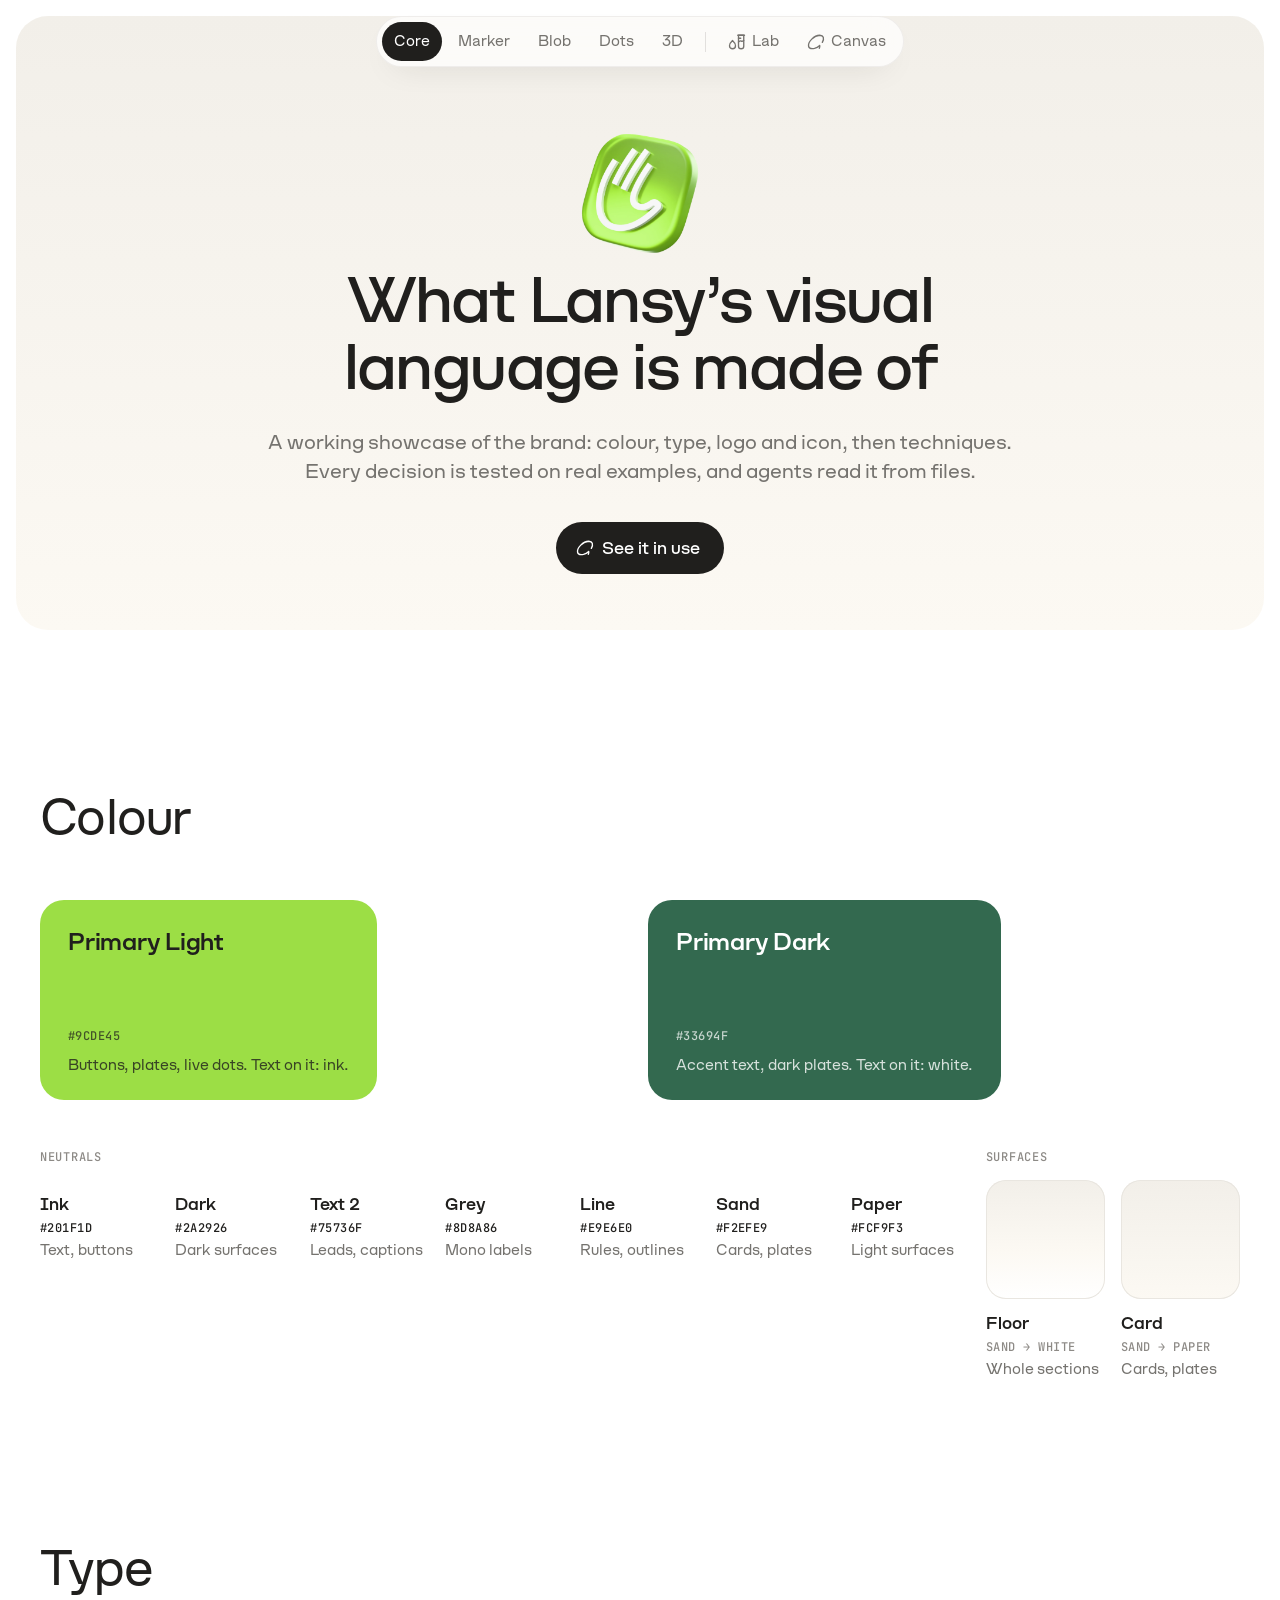
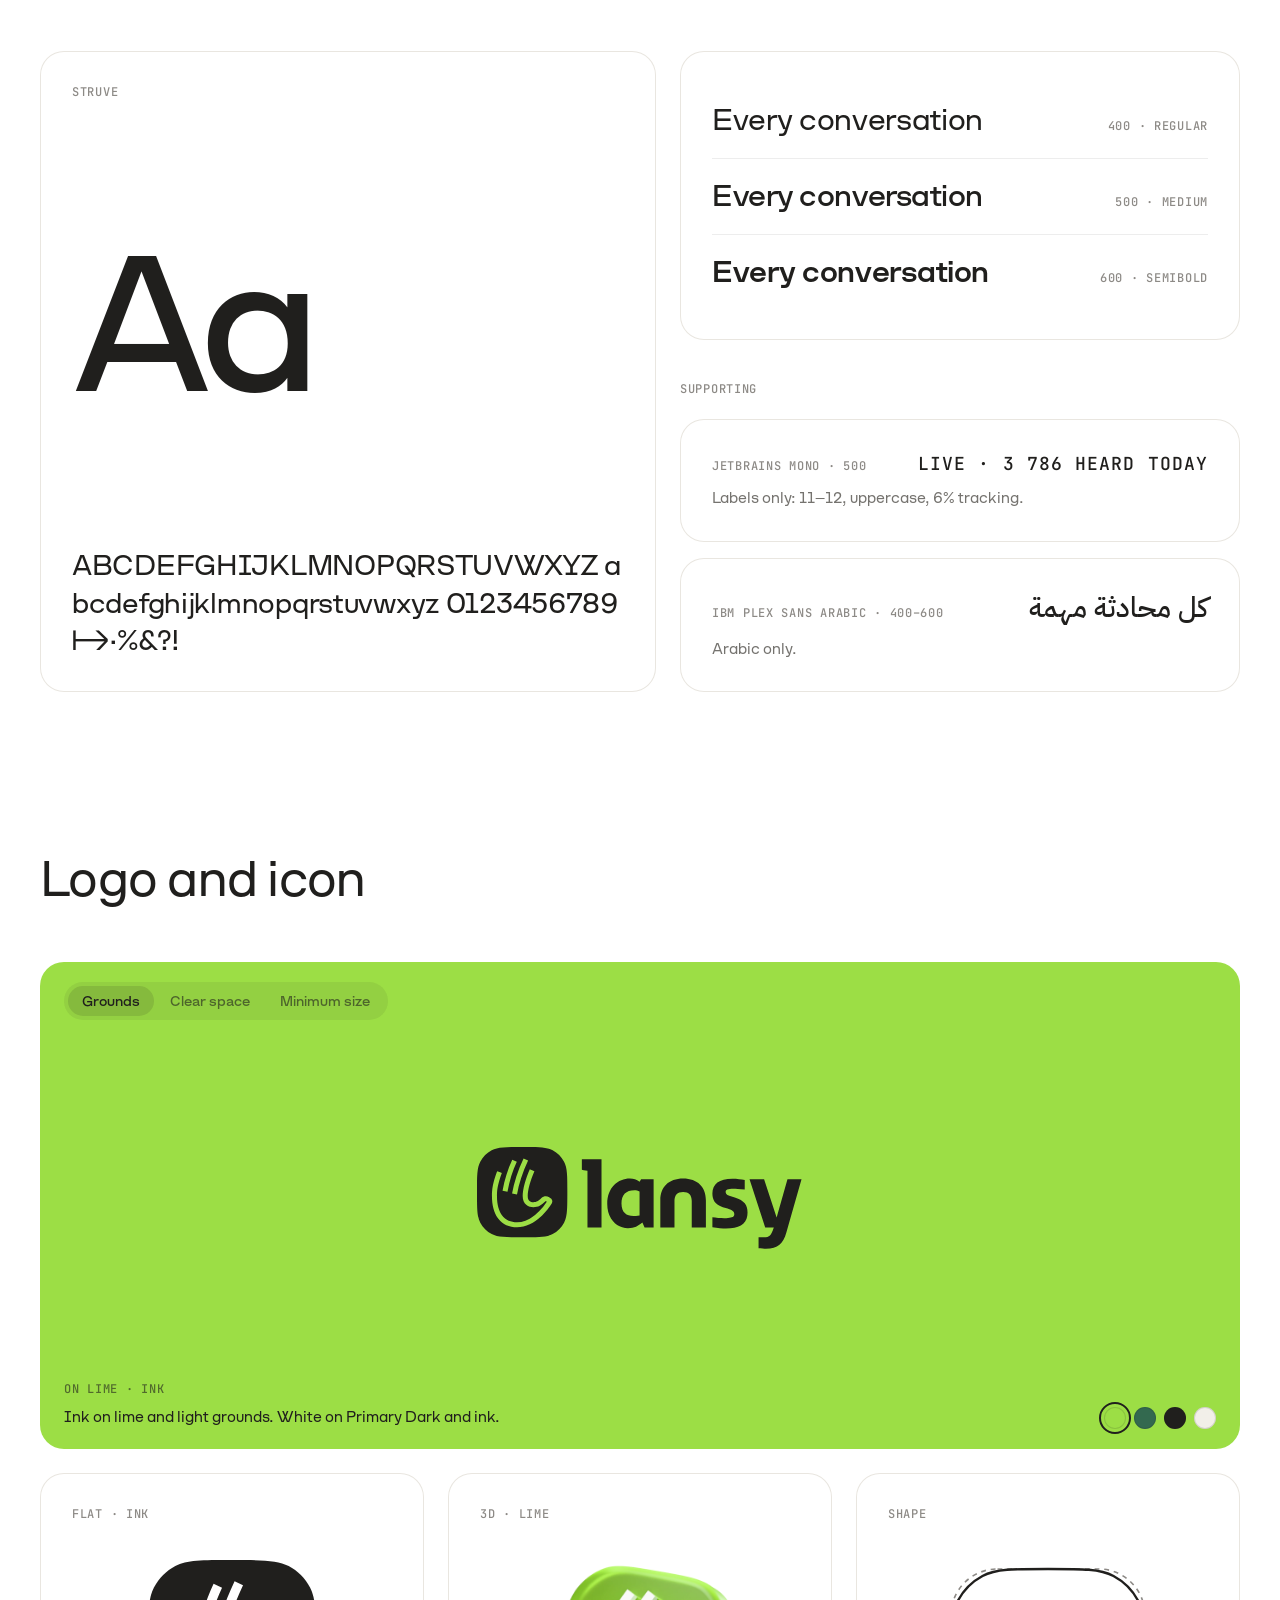
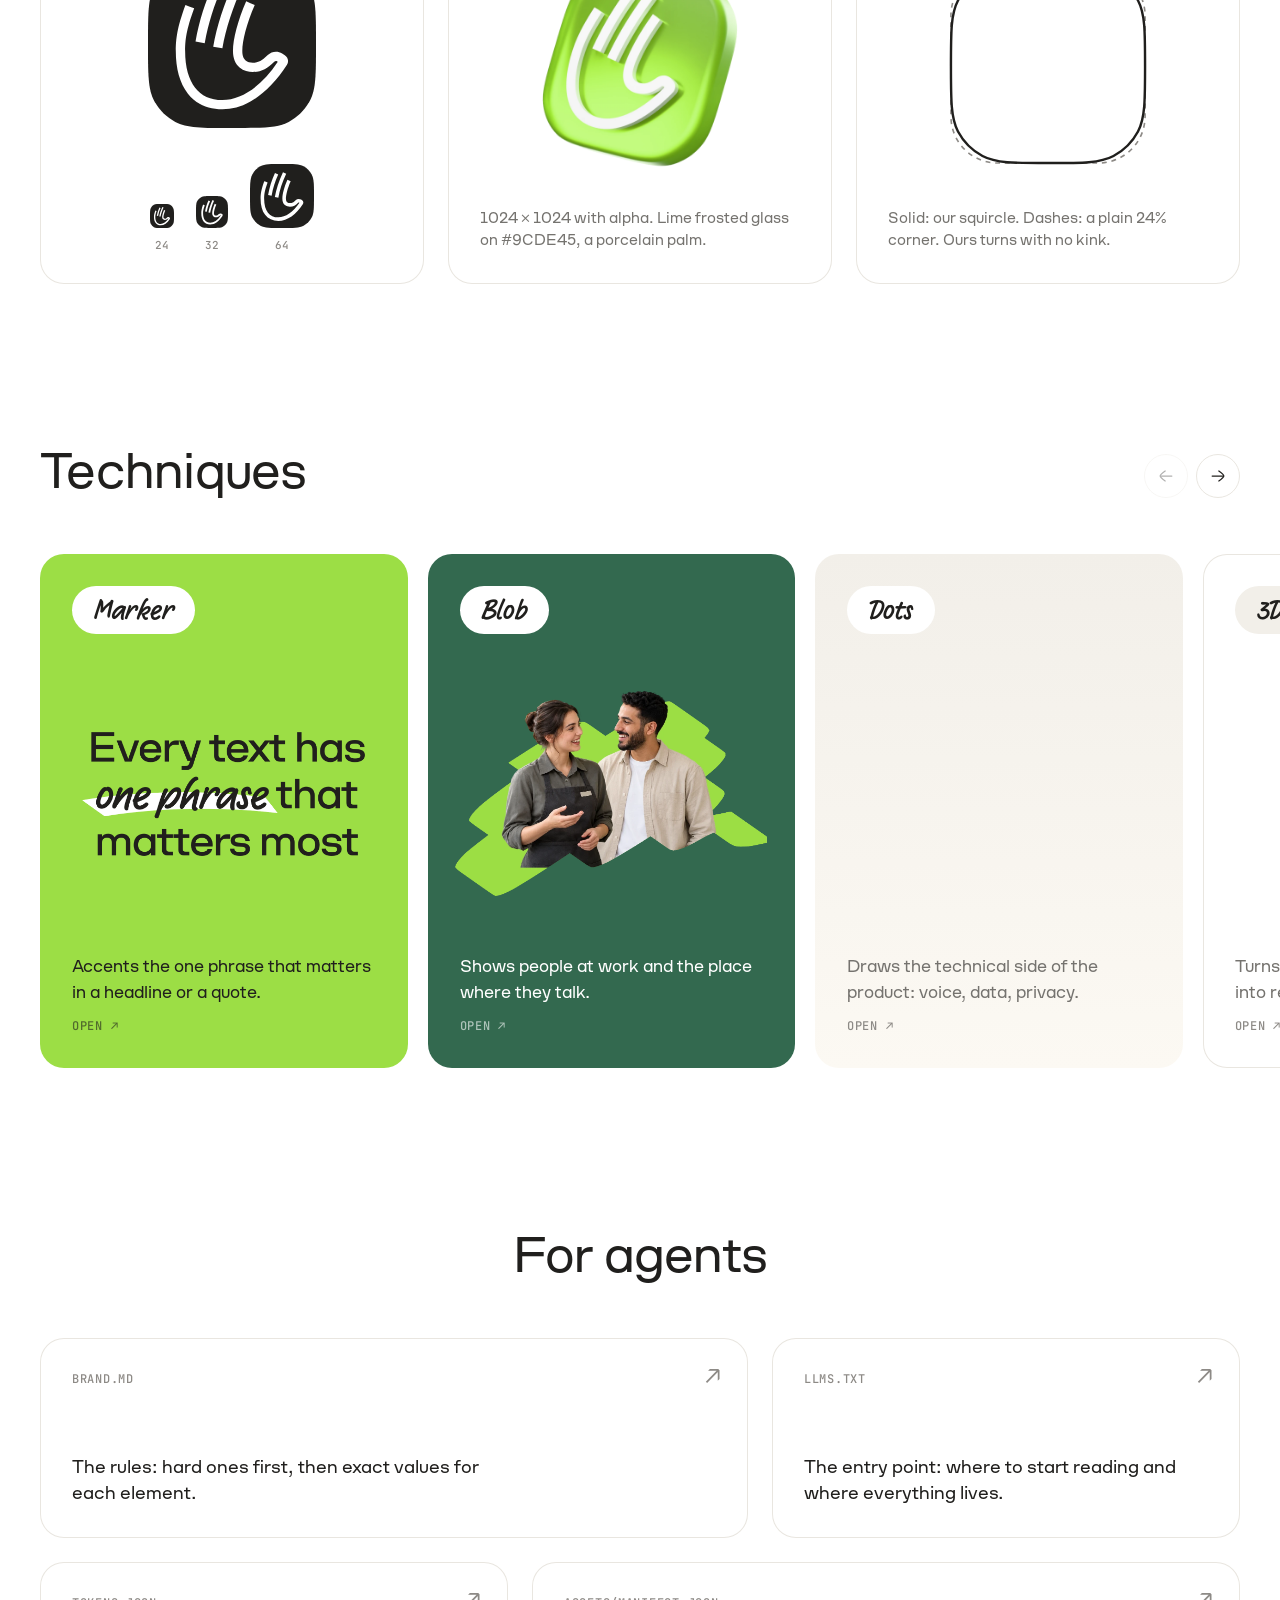
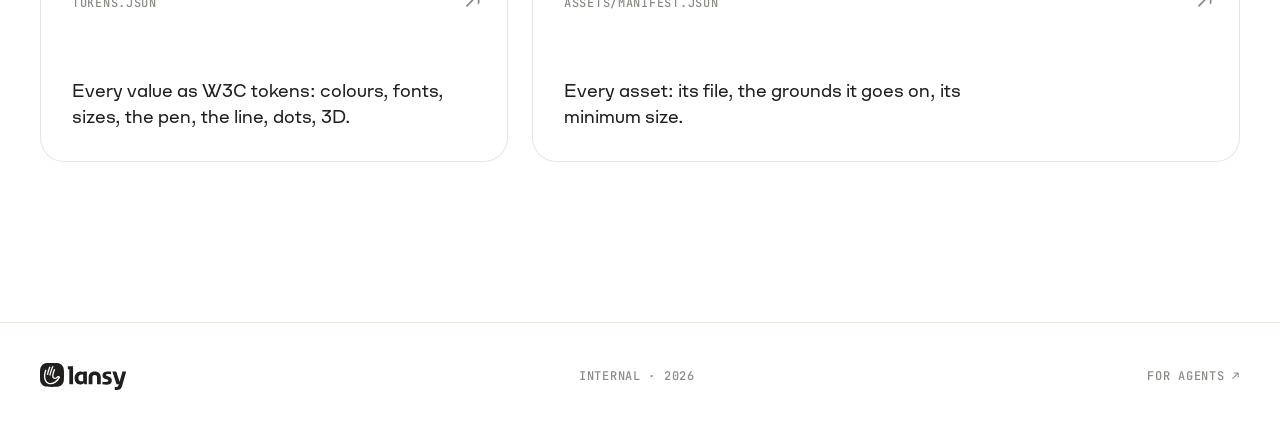
<file: web/index.html>
<!doctype html>
<html lang="en">
<head>
<meta charset="utf-8">
<meta name="viewport" content="width=device-width,initial-scale=1">
<title>Lansy · Design tools</title>
<link rel="icon" href="assets/icon/lansy-icon-ink.svg" type="image/svg+xml">
<link rel="alternate" type="text/markdown" href="brand.md" title="Lansy brand rules for agents">
<link href="https://fonts.googleapis.com/css2?family=JetBrains+Mono:wght@500&family=IBM+Plex+Sans+Arabic:wght@400;500;600&display=swap" rel="stylesheet">
<style>
@font-face{font-family:Struve;src:url(fonts/Struve-Regular.woff2) format('woff2');font-weight:400;font-display:swap}
@font-face{font-family:Struve;src:url(fonts/Struve-Medium.woff2) format('woff2');font-weight:500;font-display:swap}
@font-face{font-family:Struve;src:url(fonts/Struve-Semibold.woff2) format('woff2');font-weight:600;font-display:swap}
@font-face{font-family:Supermarker;src:url(fonts/Supermarker-MediumItalic.woff2) format('woff2');font-weight:500;font-style:italic;font-display:swap}

/* the same tokens as the landing (lansy-site/web/index.html) */
:root{--ink:#201F1D;--dark:#2A2926;--text2:#75736F;--grey:#8D8A86;--line:#E9E6E0;--sand:#F2EFE9;--paper:#FCF9F3;--bg:#fff;
  --lime:#9CDE45;--green:#33694F;
  --n-floor:linear-gradient(180deg,#F2EFE9 0%,#FCF9F3 60%,#FFFFFF 100%);--n-card:linear-gradient(180deg,#F2EFE9 0%,#FCF9F3 100%);
  --floor:160px;--pad:40px}
*{box-sizing:border-box;margin:0}
*,::before,::after{font-feature-settings:'ss10'}
html{scroll-behavior:smooth;scroll-padding-top:96px}
body{background:var(--bg);color:var(--ink);font-family:Struve,system-ui,sans-serif;font-size:17px;line-height:1.5;-webkit-font-smoothing:antialiased}
a{color:inherit}
.wrap{max-width:1320px;margin:0 auto;padding:0 var(--pad)}
.lbl{font:500 12px/1.6 "JetBrains Mono",monospace;letter-spacing:.06em;text-transform:uppercase;color:var(--grey)}
h1{font-size:clamp(48px,5vw,72px);line-height:1.04;font-weight:500;letter-spacing:-.025em}
h2{font-size:clamp(40px,3.9vw,56px);line-height:1.08;font-weight:400;letter-spacing:-.015em}
h3{font-size:24px;line-height:1.25;font-weight:600;letter-spacing:-.01em}
.lead{max-width:680px;font-size:18px;line-height:1.5;color:var(--text2)}   /* the hero only: section heads are a label and a heading */
.hero .lead{margin-top:28px}
.note{font-size:15px;line-height:1.45;color:var(--text2)}


/* hero: built like the inner pages' heroes (page.css): a Card plate, the breadcrumb on top, the headline at the shared hero size
   and depth below the breadcrumb */
.hero{padding:16px 0 0}
.plate{margin:0 16px;border-radius:32px;background:var(--n-card);padding:112px 0 56px;text-align:center}   /* page-wide, 16px from the edges; the text inside stays on the layout */
.sr{position:absolute;width:1px;height:1px;overflow:hidden;clip:rect(0 0 0 0);white-space:nowrap}
.hero h1{max-width:11em;margin:0 auto}
.hero .lead{margin:28px auto 0;max-width:760px;font-size:20px;line-height:1.45}
.plan{display:flex;flex-wrap:wrap;justify-content:center;gap:8px;margin-top:40px}
.plan a,.plan span{display:inline-flex;align-items:center;gap:8px;height:36px;padding:0 14px;border-radius:999px;background:#fff;font-size:15px;color:var(--ink);text-decoration:none;box-shadow:0 1px 2px rgba(32,31,29,.06);transition:box-shadow .15s}
.plan a:hover{box-shadow:0 1px 2px rgba(32,31,29,.06),inset 0 0 0 1px var(--line)}
.plan i{width:7px;height:7px;border-radius:50%;background:var(--lime)}
.plan span.soon{background:transparent;color:var(--grey);box-shadow:inset 0 0 0 1px var(--line)}.plan .soon i{background:var(--line)}

section.floor{padding-top:var(--floor)}
.hd{margin-bottom:56px}
.hd h2{margin-top:0}
.grp{margin-top:64px}
.grp>.lbl{margin-bottom:20px}

/* colour */
.sw{position:relative;display:flex;flex-direction:column;justify-content:flex-start;border:0;padding:0;background:none;text-align:left;font:inherit;color:inherit;cursor:pointer}   /* flex: a button centres its content vertically otherwise */
.chip{border-radius:24px;display:flex;flex-direction:column;justify-content:space-between;padding:28px;transition:transform .2s cubic-bezier(.2,.8,.2,1)}
.sw:hover .chip{transform:translateY(-2px)}
.sw:focus-visible{outline:2px solid var(--ink);outline-offset:4px;border-radius:26px}
.duo{display:grid;grid-template-columns:1fr 1fr;gap:16px}
.duo .chip{min-height:200px;padding:24px 28px}
.duo .meta{margin-top:0;color:inherit;opacity:.72}.duo .meta b{color:inherit}.duo .use{color:inherit;opacity:.8}
.chip .nm{font-size:24px;font-weight:600;letter-spacing:-.01em}
.meta{display:flex;flex-wrap:wrap;gap:6px 18px;margin-top:14px;font:500 12px/1.6 "JetBrains Mono",monospace;letter-spacing:.04em;text-transform:uppercase;color:var(--grey)}
.meta b{font-weight:500;color:var(--ink)}
.use{margin-top:8px;font-size:15px;line-height:1.45;color:var(--text2)}
.pal{display:grid;grid-template-columns:repeat(9,1fr);gap:12px 16px;margin-top:48px}   /* seven neutrals, then the two surfaces made of them */
.pal>.lbl.n{grid-column:span 7}.pal>.lbl.s{grid-column:span 2}
.pal .chip{aspect-ratio:1;padding:0;border-radius:20px}.pal .chip.edge{box-shadow:inset 0 0 0 1px var(--line)}
.pal .nm{font-size:17px;font-weight:600;margin-top:12px}.pal .meta{margin-top:2px}.pal .use{margin-top:2px}

/* type */
.spec{display:grid;grid-template-columns:1.1fr 1fr;gap:24px}
.card{border-radius:24px;background:#fff;box-shadow:inset 0 0 0 1px var(--line);padding:32px}   /* cards are outlined; fills are for plates */
.big{font-size:clamp(120px,15vw,220px);line-height:.9;font-weight:500;letter-spacing:-.04em}
.glyphs{font-size:28px;line-height:1.35;letter-spacing:-.01em;word-break:break-all}
.weights{display:flex;flex-direction:column;gap:2px}
.weights div{display:flex;align-items:baseline;justify-content:space-between;gap:16px;padding:14px 0;border-top:1px solid rgba(32,31,29,.08)}
.weights div:first-child{border-top:0}
.weights span:first-child{font-size:30px;letter-spacing:-.015em}
.spec .col{display:flex;flex-direction:column;gap:16px}
.sup-l{margin:24px 0 4px}
.sup{display:grid;grid-template-columns:1fr auto;align-items:baseline;gap:12px 24px}
.sup .note{grid-column:1/-1}
.aa-c{display:flex;flex-direction:column;justify-content:space-between;gap:32px}
.mono-s{font:500 18px/1.4 "JetBrains Mono",monospace;letter-spacing:.06em;text-transform:uppercase}
.ar-s{font:500 28px/1.3 "IBM Plex Sans Arabic",sans-serif;direction:rtl}

/* logo */
.lplate{--h:clamp(64px,8vw,112px);position:relative;border-radius:24px;padding:20px 24px;min-height:clamp(420px,38vw,520px);display:grid;grid-template-rows:auto 1fr auto;gap:16px;transition:background .3s,color .3s}
.lplate.w{--bg:var(--paper);background:var(--n-card);color:var(--ink)}.lplate.l{--bg:var(--lime);background:var(--lime);color:var(--ink)}.lplate.g{--bg:var(--green);background:var(--green);color:#fff}.lplate.k{--bg:var(--ink);background:var(--ink);color:#fff}
.lplate svg path{transition:fill .3s}
.seg{justify-self:start;display:flex;gap:2px;padding:4px;border-radius:999px;background:color-mix(in srgb,currentColor 7%,transparent)}
.seg button{border:0;background:none;color:inherit;font:500 14px/1 Struve,sans-serif;padding:8px 14px;border-radius:999px;opacity:.6;cursor:pointer;white-space:nowrap}
.seg button:hover{opacity:.9}.seg button[aria-selected=true]{opacity:1;background:color-mix(in srgb,currentColor 12%,transparent)}
.lstage{display:grid;place-items:center}
.zone{position:relative;padding:calc(var(--h) * .441)}   /* half the mark: 60 of the logo's 136 units */
.zone svg{display:block;height:var(--h);width:auto}
.lplate[data-v=clear] .zone svg{background:var(--bg)}
.lplate[data-v=clear] .zone{outline:1px dashed color-mix(in srgb,currentColor 50%,transparent);background:repeating-linear-gradient(45deg,color-mix(in srgb,currentColor 9%,transparent) 0 6px,transparent 6px 12px)}
.lplate[data-v=clear] .zone::after{content:"x";position:absolute;top:calc(var(--h) * .22);left:50%;transform:translate(-50%,-50%);font:500 12px "JetBrains Mono",monospace}
.lmin{display:none;align-items:flex-start;gap:48px}.lmin div{display:flex;flex-direction:column;align-items:flex-start;gap:10px}.lmin .lbl{color:inherit;opacity:.6}
.lplate[data-v=min] .zone{display:none}.lplate[data-v=min] .lmin{display:flex}
.lfoot{display:flex;align-items:flex-end;justify-content:space-between;gap:24px}
.lfoot .lbl{color:inherit;opacity:.6}.lnote{margin-top:6px;font-size:15px;line-height:1.45;max-width:64ch}
.gsw{display:flex;gap:8px;flex:none}
.gsw button{color:inherit;width:22px;height:22px;border-radius:50%;border:0;padding:0;cursor:pointer;box-shadow:inset 0 0 0 1px rgba(32,31,29,.14);outline-offset:3px}
.gsw button[aria-checked=true]{outline:2px solid currentColor}

/* icon */
.igrid{display:grid;grid-template-columns:repeat(3,1fr);gap:24px;margin-top:24px}
.igrid .card{display:flex;flex-direction:column;gap:20px}
.igrid .stage{flex:1;min-height:200px;display:grid;place-items:center}
.ico-flat{width:168px;height:168px;display:block}
.ico-3d{width:220px;height:220px;display:block}
.sizes{display:flex;align-items:flex-end;justify-content:center;gap:22px}
.sizes figure{display:flex;flex-direction:column;align-items:center;gap:10px}
.sizes img{display:block}
.sizes figcaption{font:500 11px "JetBrains Mono",monospace;color:var(--grey)}
.geo{width:220px;height:220px;display:block}

/* techniques: the landing's industries carousel — big 5:7 cards, ~3.2 on screen, arrows by the heading, swipe and snap */
.hd.with-arrows{display:flex;align-items:flex-end;justify-content:space-between;gap:24px}
.arrows{display:flex;gap:8px}
.arrows button{display:grid;place-items:center;width:44px;height:44px;border-radius:50%;border:1px solid var(--line);background:#fff;color:var(--ink);cursor:pointer;transition:opacity .2s,background .2s}
.arrows button:hover{background:var(--sand)}.arrows button:disabled{opacity:.35;cursor:default;background:#fff}
.track{--bleed:max(var(--pad),calc((100vw - 1320px) / 2 + var(--pad)));display:flex;gap:20px;overflow-x:auto;overflow-y:hidden;overscroll-behavior-x:contain;scroll-snap-type:x mandatory;scrollbar-width:none;
  margin:-8px calc(-1 * var(--bleed));padding:8px var(--bleed);scroll-padding:0 var(--bleed)}   /* 8px of room so a lifted card is not clipped */
.track::-webkit-scrollbar{display:none}
.tq{position:relative;flex:none;width:calc((100vw - var(--bleed)) / 3.2 - 20px);min-width:300px;aspect-ratio:5/7;border-radius:24px;background:#fff;box-shadow:inset 0 0 0 1px var(--line);overflow:hidden;scroll-snap-align:start;
  display:flex;flex-direction:column;padding:32px;color:var(--ink);text-decoration:none;transition:transform .35s cubic-bezier(.2,.8,.2,1)}
.tq:hover{transform:translateY(-4px)}
.tq .badge{align-self:flex-start;display:inline-flex;align-items:center;height:48px;padding:0 22px;border-radius:999px;background:var(--sand);font:500 italic 27px/1 Supermarker,Struve,sans-serif;letter-spacing:-.01em}

.tq .vis{flex:1;min-height:0;position:relative;display:grid;place-items:center;margin:16px -32px;overflow:hidden}
.tq p{font-size:17px;line-height:1.5;color:var(--text2);max-width:320px}
.tq .soon{margin-top:12px}
.tq.lime{background:var(--lime);box-shadow:none}.tq.lime .badge{background:#fff}.tq.lime p,.tq.lime .lbl{color:var(--ink)}.tq.lime .lbl{opacity:.6}   /* on Lime: the line turns white, secondary text keeps the ink */
.tq.surf{background:var(--n-card);box-shadow:none}.tq.surf .badge{background:#fff}   /* the dots live on the Card surface */
.tq.dark{background:var(--green);box-shadow:none;color:#fff}.tq.dark .badge{background:#fff;color:var(--ink)}.tq.dark p,.tq.dark .lbl{color:#fff}.tq.dark .lbl{opacity:.6}
/* previews drawn by the lab (scripts/export-examples.sh); the marker's in two layers, text over its line */
.tq .v-ly{position:relative;display:block;width:78%}.tq .v-ly img{display:block;width:100%;height:auto}.tq .v-ly .ly-line{position:absolute;inset:0}
.tq .v-bl{display:block;width:86%;height:auto}   /* the blob 10% bigger than the marker's text block */
.tq .v-mk img:not(.ly-line){position:relative}   /* the text over the line; the box keeps the text's height */

.v-mk{font:500 italic clamp(40px,4.4vw,60px)/1.05 Supermarker,sans-serif;text-align:center;letter-spacing:-.01em}
.v-mk mark{color:inherit;background:linear-gradient(transparent 52%,var(--lime) 52%,var(--lime) 92%,transparent 92%);padding:0 .08em}
.v-ln{width:62%;color:var(--ink)}.v-ln svg{display:block;width:100%;height:auto;overflow:visible}.v-ln path{stroke-width:5;vector-effect:non-scaling-stroke}   /* the landing's scribble, as a line */
.v-dt{position:absolute;inset:0;width:100%;height:100%;display:block}
.v-3d{width:62%;height:auto;display:block;animation:float 6s ease-in-out infinite alternate}.v-3d.spin{width:70%;aspect-ratio:1;animation:none}   /* the 3D card: the turning aluminium coffee icon */
@keyframes float{from{transform:translateY(-6px) rotate(-2deg)}to{transform:translateY(6px) rotate(2deg)}}
@media (prefers-reduced-motion:reduce){.v-3d{animation:none}}

/* for agents: the landing's privacy bento grid — wide + narrow, then narrow + wide — with text only */
.hd.center{text-align:center}
.bento{display:grid;gap:24px}
.brow{display:grid;gap:24px;grid-template-columns:708fr 468fr}.brow.r2{grid-template-columns:468fr 708fr}
.bc{position:relative;border-radius:24px;background:#fff;box-shadow:inset 0 0 0 1px var(--line);overflow:hidden;display:flex;flex-direction:column;color:var(--ink);text-decoration:none;transition:transform .35s cubic-bezier(.2,.8,.2,1)}
.bc:hover{transform:translateY(-4px)}
.bc .tx{padding:32px 32px 24px}
.bc .tx .lbl{color:var(--grey)}
.bc p{font-size:18px;line-height:1.45;color:var(--ink);max-width:420px}
.bc .go{position:absolute;right:28px;top:28px;font-size:20px;line-height:1;color:var(--grey);transition:color .2s,transform .2s}
.bc:hover .go{color:var(--ink);transform:translate(2px,-2px)}
/* text only: no pictures in these cards */
.bc{height:auto;min-height:200px}
.bc .tx{flex:1;display:flex;flex-direction:column;justify-content:space-between;gap:32px;padding-bottom:32px}   /* the file on top, what it holds at the bottom */

footer{margin-top:var(--floor);padding:40px 0 48px;border-top:1px solid var(--line)}
footer .wrap{display:flex;justify-content:space-between;align-items:center;gap:16px}
footer svg{height:27.2px;width:auto;color:var(--ink);display:block}

.toast{position:fixed;left:50%;bottom:28px;transform:translate(-50%,20px);opacity:0;pointer-events:none;padding:12px 18px;border-radius:999px;background:var(--ink);color:#fff;font-size:15px;transition:opacity .2s,transform .3s cubic-bezier(.2,.8,.2,1);z-index:20}
.toast.on{opacity:1;transform:translate(-50%,0)}

@media (max-width:900px){
  :root{--floor:96px;--pad:16px}
  html{scroll-padding-top:72px}
  h1{font-size:40px}h2{font-size:34px;font-weight:600;line-height:1.15}
  .hero{padding:8px 0 0}.plate{margin:0 8px;padding:96px 0 32px;border-radius:24px}
  .spec{grid-template-columns:1fr}
  .duo{grid-template-columns:1fr}.pal{grid-template-columns:repeat(3,1fr);gap:12px}.pal .use{display:none}.pal>.lbl.n,.pal>.lbl.s{grid-column:1/-1}.pal>.n{order:1}.pal>.lbl.s{order:2;margin-top:16px}.pal>.s{order:3}
  .hd{margin-bottom:32px}
  .igrid{grid-template-columns:1fr}
  .hd.with-arrows .arrows{display:none}.tq{padding:24px}.tq .vis{margin:12px -24px}.tq .badge{height:40px;padding:0 18px;font-size:23px}
  .brow,.brow.r2{grid-template-columns:1fr;gap:20px}.bento{gap:20px}.bc{min-height:180px}.bc .tx{padding:24px}.bc .go{right:24px;top:24px}  .card{padding:24px}.chip{padding:20px}
  .lplate{--h:48px;min-height:400px}.gsw button{width:28px;height:28px}.lfoot{flex-direction:column;align-items:flex-start}.seg button{padding:8px 10px}
}

/* the flip: a switch in the bar turns the page over to the canvas (labs/canvas.html) and back — the guide's face turns edge-on,
   then the canvas turns in from the other side, about the screen's centre */
.hero .hico{display:block;width:128px;height:auto;margin:0 auto 8px}   /* the updated Lansy icon over the headline */
.hero a.inuse{display:inline-flex;align-items:center;gap:8px;height:52px;margin-top:36px;padding:0 24px 0 20px;border-radius:999px;background:var(--ink);color:#fff;text-decoration:none;font:500 17px/1 Struve,sans-serif}.hero a.inuse svg{flex:none}.hero a.inuse:hover{background:#000}
.front{backface-visibility:hidden}
.back{position:fixed;inset:0;z-index:5;background:#fff;visibility:hidden;backface-visibility:hidden}.back iframe{display:block;width:100%;height:100%;border:0}
html.canvas-on,html.canvas-on body{overflow:hidden}
html.canvas-on .tb a.on{background:none;color:var(--text2)}   /* on the canvas only Canvas is chosen */
</style>
</head>
<body>
<script src="nav.js"></script>

<div class="front" id="front">

<header class="hero"><div class="plate">
  <div class="wrap">
    <img class="hico" src="labs/3d/renders/lansy-icon-new.webp?v=2" alt="The Lansy icon in lime frosted glass">
    <h1>What Lansy’s visual language is made of</h1>
    <p class="lead">A working showcase of the brand: colour, type, logo and icon, then techniques. Every decision is tested on real examples, and agents read it from files.</p>
    <a class="lab inuse" href="?view=canvas"><svg viewBox="0 0 24 24" width="18" height="18" fill="none" stroke="currentColor" stroke-width="1.8" stroke-linecap="round" stroke-linejoin="round" aria-hidden="true"><path d="M20.4371 12.5061C23.4219 7.00258 22.0614 3.26685 16.9548 3C13.2433 3.07086 9.41471 5.07063 6.35871 8.16433C3.79408 10.7606 1.26891 14.479 2.1959 18.018C2.40059 18.7994 2.79969 19.3318 3.43015 19.8328C5.12441 21.1791 6.7874 21.2976 9.99031 20.5113C13.2339 19.5257 15.2448 18.0408 16.9404 16.5217M16.9404 16.5217C16.9421 16.5201 16.9439 16.5185 16.9457 16.5169C16.9489 16.5141 16.9468 16.5087 16.9425 16.5087C16.9393 16.5087 16.937 16.512 16.9381 16.515C16.9389 16.5173 16.9396 16.5195 16.9404 16.5217ZM16.9404 16.5217C17.3108 17.6169 17.0762 18.5944 16.4385 20.5113"/></svg>See it in use</a>
  </div>
</div></header>

<main>
<!-- colour -->
<section class="floor" id="colour"><div class="wrap">
  <div class="hd"><div><h2>Colour</h2></div></div>

  <div class="duo">
    <button class="sw" data-hex="#9CDE45" data-name="Primary Light"><div class="chip" style="background:#9CDE45"><span class="nm">Primary Light</span><div><div class="meta"></div><p class="use">Buttons, plates, live dots. Text on it: ink.</p></div></div></button>
    <button class="sw" data-hex="#33694F" data-name="Primary Dark"><div class="chip" style="background:#33694F;color:#fff"><span class="nm">Primary Dark</span><div><div class="meta"></div><p class="use">Accent text, dark plates. Text on it: white.</p></div></div></button>
  </div>

  <div class="pal">
    <div class="lbl n">Neutrals</div><div class="lbl s">Surfaces</div>
    <button class="sw n" data-hex="#201F1D" data-name="Ink"><div class="chip" style="background:#201F1D"></div><div class="nm">Ink</div><div class="meta"></div><p class="use">Text, buttons</p></button>
    <button class="sw n" data-hex="#2A2926" data-name="Dark"><div class="chip" style="background:#2A2926"></div><div class="nm">Dark</div><div class="meta"></div><p class="use">Dark surfaces</p></button>
    <button class="sw n" data-hex="#75736F" data-name="Text 2"><div class="chip" style="background:#75736F"></div><div class="nm">Text 2</div><div class="meta"></div><p class="use">Leads, captions</p></button>
    <button class="sw n" data-hex="#8D8A86" data-name="Grey"><div class="chip" style="background:#8D8A86"></div><div class="nm">Grey</div><div class="meta"></div><p class="use">Mono labels</p></button>
    <button class="sw n" data-hex="#E9E6E0" data-name="Line"><div class="chip" style="background:#E9E6E0"></div><div class="nm">Line</div><div class="meta"></div><p class="use">Rules, outlines</p></button>
    <button class="sw n" data-hex="#F2EFE9" data-name="Sand"><div class="chip" style="background:#F2EFE9"></div><div class="nm">Sand</div><div class="meta"></div><p class="use">Cards, plates</p></button>
    <button class="sw n" data-hex="#FCF9F3" data-name="Paper"><div class="chip edge" style="background:#FCF9F3"></div><div class="nm">Paper</div><div class="meta"></div><p class="use">Light surfaces</p></button>
    <div class="sf s"><div class="chip edge" style="background:var(--n-floor)"></div><div class="nm">Floor</div><div class="meta"><span>Sand → white</span></div><p class="use">Whole sections</p></div>
    <div class="sf s"><div class="chip edge" style="background:var(--n-card)"></div><div class="nm">Card</div><div class="meta"><span>Sand → paper</span></div><p class="use">Cards, plates</p></div>
  </div>
</div></section>

<!-- type -->
<section class="floor" id="type"><div class="wrap">
  <div class="hd"><div><h2>Type</h2></div></div>

  <div class="spec">
    <div class="card aa-c"><div class="lbl">Struve</div><div class="big">Aa</div>
      <div class="glyphs">ABCDEFGHIJKLMNOPQRSTUVWXYZ abcdefghijklmnopqrstuvwxyz 0123456789 →·%&amp;?!</div></div>
    <div class="col">
      <div class="card weights">
        <div><span style="font-weight:400">Every conversation</span><span class="lbl">400 · Regular</span></div>
        <div><span style="font-weight:500">Every conversation</span><span class="lbl">500 · Medium</span></div>
        <div><span style="font-weight:600">Every conversation</span><span class="lbl">600 · Semibold</span></div>
      </div>
      <div class="lbl sup-l">Supporting</div>
      <div class="card sup"><div class="lbl">JetBrains Mono · 500</div><div class="mono-s">Live · 3 786 heard today</div><p class="note">Labels only: 11–12, uppercase, 6% tracking.</p></div>
      <div class="card sup"><div class="lbl">IBM Plex Sans Arabic · 400–600</div><div class="ar-s">كل محادثة مهمة</div><p class="note">Arabic only.</p></div>
    </div>
  </div>
</div></section>

<!-- logo and icon -->
<section class="floor" id="logo"><div class="wrap">
  <div class="hd"><div><h2>Logo and icon</h2></div></div>
  <div class="lplate l" id="ltile" data-v="grounds">
    <div class="seg" role="tablist" aria-label="View">
      <button role="tab" aria-selected="true" data-v="grounds">Grounds</button>
      <button role="tab" aria-selected="false" data-v="clear">Clear space</button>
      <button role="tab" aria-selected="false" data-v="min">Minimum size</button>
    </div>
    <div class="lstage">
      <div class="zone"><svg data-logo="full" viewBox="0 0 432 136"></svg></div>
      <div class="lmin">
        <div><svg data-logo="full" viewBox="0 0 432 136" style="height:27.2px;width:auto"></svg><span class="lbl">Logo · 27 px</span></div>
        <div><svg data-logo="mark" viewBox="0 0 120 120" style="height:24px;width:24px;margin-bottom:3.2px"></svg><span class="lbl">Mark · 24 px</span></div>
      </div>
    </div>
    <div class="lfoot">
      <div><span class="lbl" id="lcap">On lime · ink</span><p class="lnote" id="lnote">Ink on lime and light grounds. White on Primary Dark and ink.</p></div>
      <div class="gsw" role="radiogroup" aria-label="Ground">
        <button role="radio" aria-checked="true" data-g="l" data-cap="On lime · ink" aria-label="Lime" style="background:#9CDE45"></button>
        <button role="radio" aria-checked="false" data-g="g" data-cap="On Primary Dark · white" aria-label="Primary Dark" style="background:#33694F"></button>
        <button role="radio" aria-checked="false" data-g="k" data-cap="On ink · white" aria-label="Ink" style="background:#201F1D"></button>
        <button role="radio" aria-checked="false" data-g="w" data-cap="On light · ink" aria-label="Light" style="background:#F2EFE9"></button>
      </div>
    </div>
  </div>
  <div class="igrid" id="icon">
    <div class="card"><div class="lbl">Flat · ink</div><div class="stage"><img class="ico-flat" src="assets/icon/lansy-icon-ink.svg" alt="Lansy icon"></div>
      <div class="sizes"><figure><img src="assets/icon/lansy-icon-ink.svg" width="24" height="24" alt=""><figcaption>24</figcaption></figure><figure><img src="assets/icon/lansy-icon-ink.svg" width="32" height="32" alt=""><figcaption>32</figcaption></figure><figure><img src="assets/icon/lansy-icon-ink.svg" width="64" height="64" alt=""><figcaption>64</figcaption></figure></div></div>
    <div class="card"><div class="lbl">3D · lime</div><div class="stage"><img class="ico-3d" src="assets/icon/lansy-icon-3d.webp?v=2" alt="Lansy 3D icon"></div>
      <p class="note">1024 × 1024 with alpha. Lime frosted glass on #9CDE45, a porcelain palm.</p></div>
    <div class="card"><div class="lbl">Shape</div><div class="stage"><svg class="geo" id="geo" viewBox="-8 -8 136 136" aria-label="Squircle against a rounded square"></svg></div>
      <p class="note">Solid: our squircle. Dashes: a plain 24% corner. Ours turns with no kink.</p></div>
  </div>
</div></section>

<!-- techniques -->
<section class="floor" id="techniques"><div class="wrap">
  <div class="hd with-arrows"><div><h2>Techniques</h2></div><div class="arrows"><button id="tPrev" aria-label="Previous"><svg width="20" height="20" viewBox="0 0 24 24" fill="none" aria-hidden="true"><path d="M5.5 12.002H19" stroke="currentColor" stroke-width="1.5" stroke-linecap="round" stroke-linejoin="round"/><path d="M10.9999 18.002C10.9999 18.002 4.99998 13.583 4.99997 12.0019C4.99996 10.4208 11 6.00195 11 6.00195" stroke="currentColor" stroke-width="1.5" stroke-linecap="round" stroke-linejoin="round"/></svg></button><button id="tNext" aria-label="Next"><svg width="20" height="20" viewBox="0 0 24 24" fill="none" aria-hidden="true"><path d="M18.5 12L4.99997 12" stroke="currentColor" stroke-width="1.5" stroke-linecap="round" stroke-linejoin="round"/><path d="M13 18C13 18 19 13.5811 19 12C19 10.4188 13 6 13 6" stroke="currentColor" stroke-width="1.5" stroke-linecap="round" stroke-linejoin="round"/></svg></button></div></div>
  <div class="track" id="ttrack">
    <a class="tq lime" href="marker.html"><span class="badge">Marker</span>
      <div class="vis"><div class="v-ly v-mk" role="img" aria-label="Every text has one phrase that matters most, the phrase in the marker over our line"><img class="ly-line" src="assets/examples/marker-card-line.webp?v=2" alt=""><img src="assets/examples/marker-card-text.webp?v=2" alt=""></div></div>
      <p>Accents the one phrase that matters in a headline or a quote.</p><span class="lbl soon">Open ↗</span></a>
    <a class="tq dark" href="blob.html"><span class="badge">Blob</span>
      <div class="vis"><img class="v-pv v-bl" src="assets/examples/blob-card.webp?v=4" alt="Two people coming out of a blob drawn by our pen"></div>
      <p>Shows people at work and the place where they talk.</p><span class="lbl soon">Open ↗</span></a>
    <a class="tq surf" href="dots.html"><span class="badge">Dots</span>
      <div class="vis"><canvas class="v-dt" id="dots" aria-label="A voice line in dots, on an arc"></canvas></div>
      <p>Draws the technical side of the product: voice, data, privacy.</p><span class="lbl soon">Open ↗</span></a>
    <a class="tq" href="3d.html"><span class="badge">3D</span>
      <div class="vis"><video class="v-3d spin" autoplay muted loop playsinline preload="auto" poster="https://pub-f554743e343b4157afc5fa154f4ba787.r2.dev/brand/v1/icon-spin-poster.webp" aria-label="The coffee icon in brushed aluminium, turning"></video></div>
      <p>Turns our icon and the industry icons into real objects.</p><span class="lbl soon">Open ↗</span></a>
  </div>
</div></section>

<!-- for agents -->
<section class="floor" id="agents"><div class="wrap">
  <div class="hd center"><h2>For agents</h2></div>
  <div class="bento">
    <div class="brow">
      <a class="bc" href="brand.md"><div class="tx"><span class="lbl">brand.md</span><p>The rules: hard ones first, then exact values for each element.</p></div><span class="go">↗</span></a>
      <a class="bc" href="llms.txt"><div class="tx"><span class="lbl">llms.txt</span><p>The entry point: where to start reading and where everything lives.</p></div><span class="go">↗</span></a>
    </div>
    <div class="brow r2">
      <a class="bc" href="tokens.json"><div class="tx"><span class="lbl">tokens.json</span><p>Every value as W3C tokens: colours, fonts, sizes, the pen, the line, dots, 3D.</p></div><span class="go">↗</span></a>
      <a class="bc" href="assets/manifest.json"><div class="tx"><span class="lbl">assets/manifest.json</span><p>Every asset: its file, the grounds it goes on, its minimum size.</p></div><span class="go">↗</span></a>
    </div>
  </div>
</div></section>
</main>

<footer><div class="wrap"><svg data-logo="full" viewBox="0 0 432 136"></svg><span class="lbl">Internal · 2026</span><a class="lbl" href="#agents" style="text-decoration:none">For agents ↗</a></div></footer>
</div>
<div class="back" id="back" aria-hidden="true"><iframe title="The whole style on one canvas" loading="lazy"></iframe></div>
<div class="toast" id="toast" role="status"></div>

<script>
(async()=>{
  // the logo paths, one source for every logo on the page
  const P=await fetch('assets/logo/paths.json').then(r=>r.json());
  const g=ds=>'<g fill="currentColor">'+ds.map(d=>`<path d="${d}"/>`).join('')+'</g>';
  document.querySelectorAll('[data-logo]').forEach(s=>{s.innerHTML=g(s.dataset.logo==='mark'?P.mark:[...P.mark,...P.word]);});
  // the icon's squircle against a plain rounded square (radius 24% of the side), both 120 wide
  const geo=document.getElementById('geo');
  geo.innerHTML=`<rect x="0" y="0" width="120" height="120" rx="28.8" fill="none" stroke="#8D8A86" stroke-width="1" stroke-dasharray="3 3"/>
    <path d="${P.mark[0].split(/[Zz]/)[0]}Z" fill="none" stroke="#201F1D" stroke-width="1.5"/>`;
})();

// logo: one plate, the ground switches inside it
(()=>{const t=document.getElementById('ltile'), c=document.getElementById('lcap'), n=document.getElementById('lnote'),
  gs=[...t.querySelectorAll('.gsw button')], vs=[...t.querySelectorAll('.seg button')],
  NOTE={grounds:'Ink on lime and light grounds. White on Primary Dark and ink.',
        clear:'x = half the mark’s height, kept clear on every side (proposal). No text or edges inside it.',
        min:'The mark is at least 24 px, alone or inside the logo. Smaller, and the fingers merge.'};
  gs.forEach(b=>b.onclick=()=>{t.classList.remove('w','l','g','k'); t.classList.add(b.dataset.g); c.textContent=b.dataset.cap; gs.forEach(x=>x.setAttribute('aria-checked',x===b));});
  vs.forEach(b=>b.onclick=()=>{t.dataset.v=b.dataset.v; n.textContent=NOTE[b.dataset.v]; vs.forEach(x=>x.setAttribute('aria-selected',x===b));});})();

// colour: the HEX under each swatch; a click copies it
document.querySelectorAll('.sw').forEach(b=>{
  const h=b.dataset.hex;
  b.querySelector('.meta').innerHTML=`<span><b>${h}</b></span>`;
  b.setAttribute('aria-label',`${b.dataset.name} ${h}, copy`);
  b.addEventListener('click',()=>{navigator.clipboard?.writeText(h).then(()=>toast(`${h} copied`),()=>toast(h));});
});
let tt; const toast=t=>{const e=document.getElementById('toast'); e.textContent=t; e.classList.add('on'); clearTimeout(tt); tt=setTimeout(()=>e.classList.remove('on'),1400);};

// techniques: the arrows step one card; disabled at the ends
(()=>{const tr=document.getElementById('ttrack'), P=document.getElementById('tPrev'), N=document.getElementById('tNext'), step=()=>tr.querySelector('.tq').offsetWidth+20;
  const st=()=>{P.disabled=tr.scrollLeft<4; N.disabled=tr.scrollLeft>tr.scrollWidth-tr.clientWidth-4;};
  P.onclick=()=>tr.scrollBy({left:-step(),behavior:'smooth'}); N.onclick=()=>tr.scrollBy({left:step(),behavior:'smooth'});
  tr.addEventListener('scroll',st,{passive:true}); addEventListener('resize',st); st();})();

// the dots card: the landing's voice line (privacy bento), one 2.4px dot about 7px apart, laid on an arc as if it ran around the planet
// seen from slightly above: columns at equal angles crowd toward the ends, and the ends drop and fade with depth
(()=>{const cv=document.getElementById('dots'), ctx=cv.getContext('2d'), RAD=Math.PI/180, G=7, S=110*RAD, TILT=.16; let W,H,Rx,n,rows,raf=0;
  function size(){const r=cv.getBoundingClientRect(), d=Math.min(2,devicePixelRatio||1); W=r.width; H=r.height; if(!W)return; cv.width=W*d; cv.height=H*d; ctx.setTransform(d,0,0,d,0,0);
    Rx=(W-64)/2/Math.sin(S/2); n=Math.floor(S/(G/Rx)); rows=Math.min(16,Math.floor((H-48)/G/2));}
  function draw(t){ctx.clearRect(0,0,W,H); ctx.fillStyle='#201F1D'; const cy=Math.round(H*.46);
    for(let c=0;c<=n;c++){const u=c/n, th=-S/2+u*S, z=Math.cos(th), x=W/2+Rx*Math.sin(th), base=cy+TILT*Rx*(1-z);
      // speech: phrases with short pauses, an overall swell toward the middle, and fast syllable flicker
      const phrase=Math.max(0,Math.sin(u*Math.PI*3.2+t/1700))**.7, swell=Math.sin(Math.PI*u)**.8;
      const syl=.35+.65*Math.abs(Math.sin(c*.83+t/240)*.6+Math.sin(c*.29-t/430)*.4), amp=phrase*swell*syl*rows;
      for(let r=-Math.floor(amp);r<=Math.floor(amp);r++){const vz=1-Math.abs(r)/(rows+1); ctx.globalAlpha=.12+.3*vz*(.35+.65*z); ctx.beginPath(); ctx.arc(x,base+r*G,2.4,0,7); ctx.fill();}
      if(amp<1){ctx.globalAlpha=.12*(.5+.5*z); ctx.beginPath(); ctx.arc(x,base,2.4,0,7); ctx.fill();}}
    ctx.globalAlpha=1; raf=requestAnimationFrame(draw);}
  size(); addEventListener('resize',size);
  if(matchMedia('(prefers-reduced-motion:reduce)').matches){draw(0);cancelAnimationFrame(raf);return;}
  new IntersectionObserver(es=>{if(es[0].isIntersecting){if(!raf){size();raf=requestAnimationFrame(draw);}}else{cancelAnimationFrame(raf);raf=0;}}).observe(cv);})();


// the flip between the guide and the canvas: phase one turns the guide edge-on about the screen's centre, phase two turns the
// canvas in from the other side; the guide keeps its scroll; ?view=canvas opens on the canvas
(()=>{const sw=document.querySelector('.flip'), front=document.getElementById('front'), back=document.getElementById('back'), fr=back.querySelector('iframe'), D=320, P='perspective(1800px) ';
  let on=false, busy=false, y=0;
  const turn=(el,a,b,ease)=>el.animate([{transform:P+`rotateY(${a}deg)`},{transform:P+`rotateY(${b}deg)`}],{duration:D,easing:ease,fill:'forwards'}).finished;
  async function set(v){if(busy||v===on)return; busy=true; on=v; sw.setAttribute('aria-pressed',v);
    if(v&&!fr.src)fr.src='labs/canvas.html';
    if(v){y=scrollY; front.style.transformOrigin=`50% ${y+innerHeight/2}px`;
      await turn(front,0,90,'cubic-bezier(.5,0,.9,.5)'); front.style.visibility='hidden'; document.documentElement.classList.add('canvas-on');
      back.style.visibility='visible'; back.setAttribute('aria-hidden','false'); await turn(back,-90,0,'cubic-bezier(.1,.5,.5,1)');}
    else{await turn(back,0,-90,'cubic-bezier(.5,0,.9,.5)'); back.style.visibility='hidden'; back.setAttribute('aria-hidden','true');
      document.documentElement.classList.remove('canvas-on'); scrollTo(0,y); front.style.transformOrigin=`50% ${y+innerHeight/2}px`; front.style.visibility='visible';
      await turn(front,90,0,'cubic-bezier(.1,.5,.5,1)');}
    const u=new URL(location); v?u.searchParams.set('view','canvas'):u.searchParams.delete('view'); history.replaceState(null,'',u); busy=false;}
  sw.addEventListener('click',()=>set(!on));
  document.querySelectorAll('a.inuse').forEach(a=>a.addEventListener('click',e=>{e.preventDefault(); set(true);}));   // the hero's button opens the canvas the same way
  document.querySelectorAll('.tb a[aria-current]').forEach(a=>a.addEventListener('click',e=>{e.preventDefault(); on?set(false):scrollTo({top:0,behavior:'smooth'});}));   // Core is this page: turn back from the canvas, or go to the top
  if(new URLSearchParams(location.search).get('view')==='canvas'){fr.src='labs/canvas.html'; on=true; sw.setAttribute('aria-pressed',true); front.style.visibility='hidden';
    document.documentElement.classList.add('canvas-on'); back.style.visibility='visible'; back.setAttribute('aria-hidden','false');}})();

// the 3D card's turning icon: WebM with alpha for Chrome and Firefox, HEVC with alpha (.mov) for Safari, as in the 3D lab
document.querySelectorAll('video.spin').forEach(v=>{const ua=navigator.userAgent, safari=/Safari/.test(ua)&&!/Chrome|Chromium|Android/.test(ua);
  v.src='https://pub-f554743e343b4157afc5fa154f4ba787.r2.dev/brand/v1/icon-spin.'+(safari?'mov':'webm'); v.play().catch(()=>{});});   // videos live on Cloudflare R2
</script>
</body>
</html>
</file>
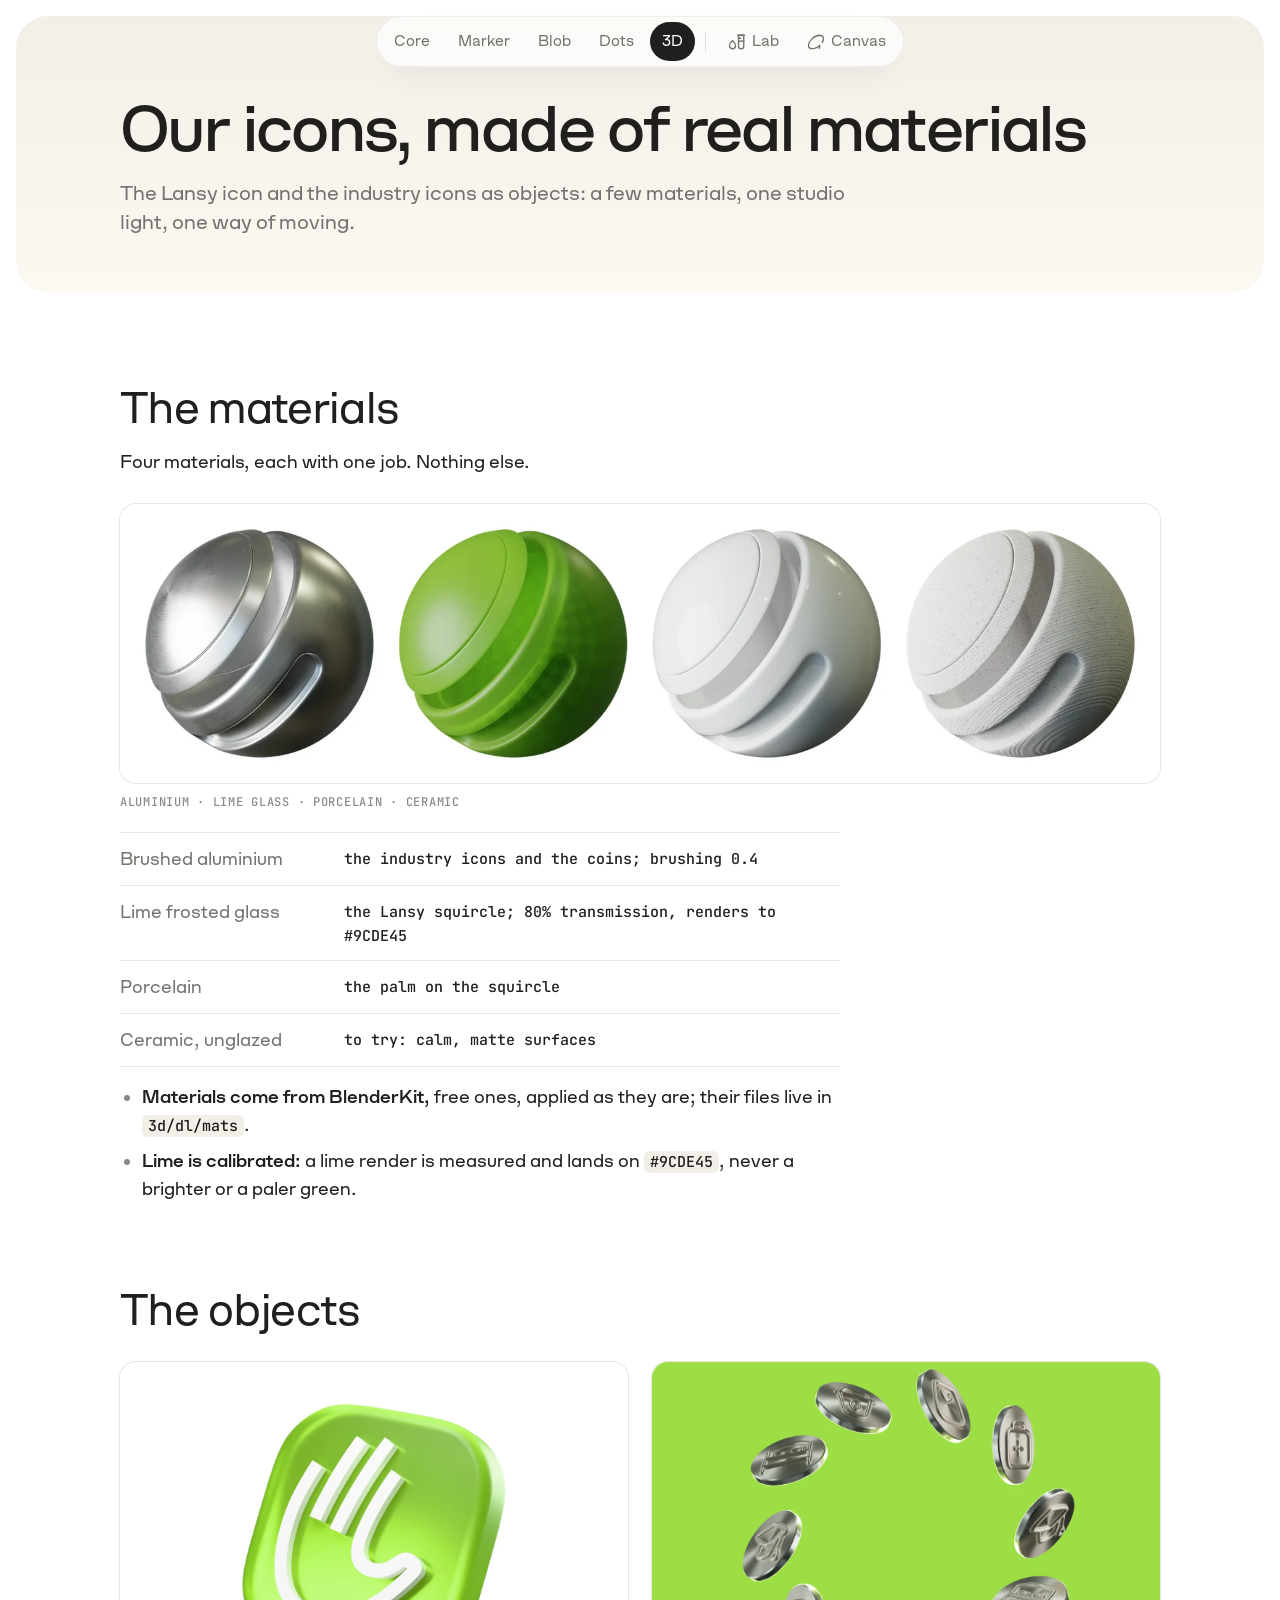
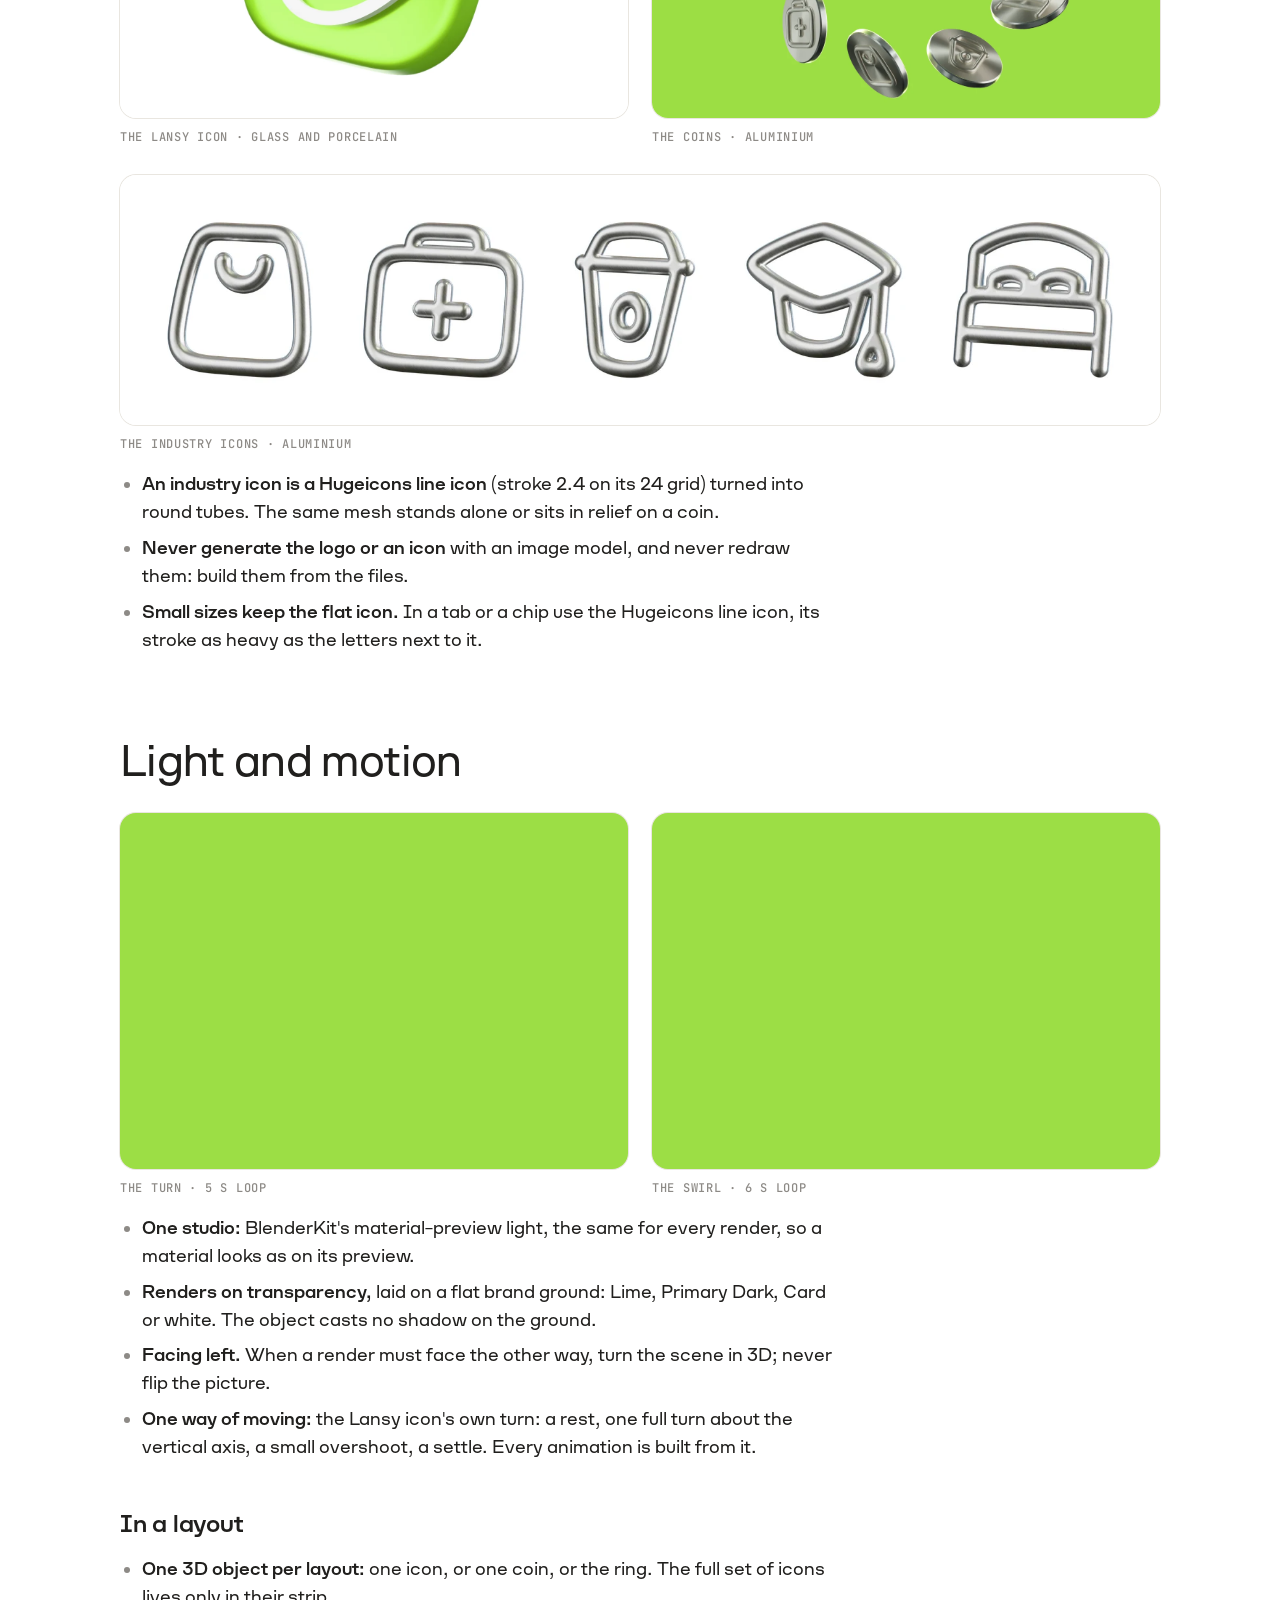
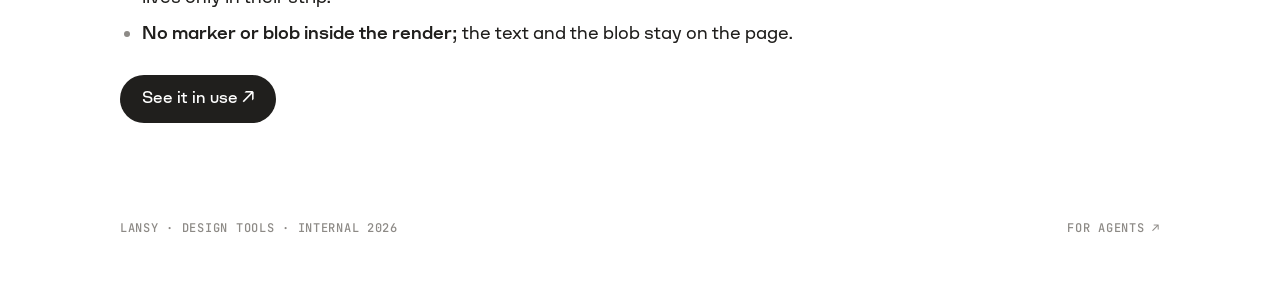
<file: web/3d.html>
<!doctype html>
<html lang="en">
<head>
<meta charset="utf-8">
<meta name="viewport" content="width=device-width,initial-scale=1">
<title>3D · Lansy design tools</title>
<link rel="icon" href="assets/icon/lansy-icon-ink.svg" type="image/svg+xml">
<link rel="alternate" type="text/markdown" href="brand.md#3d" title="3D rules for agents">
<link href="https://fonts.googleapis.com/css2?family=JetBrains+Mono:wght@500&display=swap" rel="stylesheet">
<link rel="stylesheet" href="page.css?v=20">
<style>.figs video{display:block;width:100%;aspect-ratio:1.43;height:auto;object-fit:contain;border-radius:16px;box-shadow:0 0 0 1px var(--line);background:#9CDE45}</style>
</head>
<body>
<script src="nav.js"></script>
<header class="intro"><div class="plate">
  <div class="wrap">
    <h1>Our icons, made of real materials</h1>
    <p class="lead">The Lansy icon and the industry icons as objects: a few materials, one studio light, one way of moving.</p>
  </div>
</div></header>

<section><div class="wrap">
  <h2>The materials</h2>
  <p>Four materials, each with one job. Nothing else.</p>
  <div class="figs"><figure><img src="assets/examples/3d-materials.webp" alt="Four balls: brushed aluminium, lime frosted glass, porcelain, unglazed ceramic" loading="lazy"><figcaption class="lbl">Aluminium · Lime glass · Porcelain · Ceramic</figcaption></figure></div>
  <dl>
    <dt>Brushed aluminium</dt><dd>the industry icons and the coins; brushing 0.4</dd>
    <dt>Lime frosted glass</dt><dd>the Lansy squircle; 80% transmission, renders to #9CDE45</dd>
    <dt>Porcelain</dt><dd>the palm on the squircle</dd>
    <dt>Ceramic, unglazed</dt><dd>to try: calm, matte surfaces</dd>
  </dl>
  <ul>
    <li><b>Materials come from BlenderKit,</b> free ones, applied as they are; their files live in <code>3d/dl/mats</code>.</li>
    <li><b>Lime is calibrated:</b> a lime render is measured and lands on <code>#9CDE45</code>, never a brighter or a paler green.</li>
  </ul>
</div></section>

<section><div class="wrap">
  <h2>The objects</h2>
  <div class="figs c2">
    <figure><img src="assets/examples/3d-lansy-icon.webp" alt="The Lansy icon: lime frosted glass with a porcelain palm" loading="lazy"><figcaption class="lbl">The Lansy icon · glass and porcelain</figcaption></figure>
    <figure><img src="assets/examples/3d-coin-ring.webp" alt="Ten aluminium coins with the industry icons in a ring" loading="lazy"><figcaption class="lbl">The coins · aluminium</figcaption></figure>
  </div>
  <div class="figs"><figure><img src="assets/examples/3d-icons.webp" alt="The industry icons in brushed aluminium: retail, clinics, cafés, schools, hotels" loading="lazy"><figcaption class="lbl">The industry icons · aluminium</figcaption></figure></div>
  <ul>
    <li><b>An industry icon is a Hugeicons line icon</b> (stroke 2.4 on its 24 grid) turned into round tubes. The same mesh stands alone or sits in relief on a coin.</li>
    <li><b>Never generate the logo or an icon</b> with an image model, and never redraw them: build them from the files.</li>
    <li><b>Small sizes keep the flat icon.</b> In a tab or a chip use the Hugeicons line icon, its stroke as heavy as the letters next to it.</li>
  </ul>
</div></section>

<section><div class="wrap">
  <h2>Light and motion</h2>
  <div class="figs c2">
    <figure><video autoplay muted loop playsinline preload="metadata" poster="https://pub-f554743e343b4157afc5fa154f4ba787.r2.dev/brand/v1/icon-spin-poster.webp" data-src="https://pub-f554743e343b4157afc5fa154f4ba787.r2.dev/brand/v1/icon-spin" aria-label="The coffee icon turning"></video><figcaption class="lbl">The turn · 5 s loop</figcaption></figure>
    <figure><video autoplay muted loop playsinline preload="metadata" poster="https://pub-f554743e343b4157afc5fa154f4ba787.r2.dev/brand/v1/ring-swirl-poster.webp" data-src="https://pub-f554743e343b4157afc5fa154f4ba787.r2.dev/brand/v1/ring-swirl" aria-label="The coins turning one after the other round the ring"></video><figcaption class="lbl">The swirl · 6 s loop</figcaption></figure>
  </div>
  <ul>
    <li><b>One studio:</b> BlenderKit's material-preview light, the same for every render, so a material looks as on its preview.</li>
    <li><b>Renders on transparency,</b> laid on a flat brand ground: Lime, Primary Dark, Card or white. The object casts no shadow on the ground.</li>
    <li><b>Facing left.</b> When a render must face the other way, turn the scene in 3D; never flip the picture.</li>
    <li><b>One way of moving:</b> the Lansy icon's own turn: a rest, one full turn about the vertical axis, a small overshoot, a settle. Every animation is built from it.</li>
  </ul>
  <h3>In a layout</h3>
  <ul>
    <li><b>One 3D object per layout:</b> one icon, or one coin, or the ring. The full set of icons lives only in their strip.</li>
    <li><b>No marker or blob inside the render;</b> the text and the blob stay on the page.</li>
  </ul>
  <a class="lab" href="index.html?view=canvas">See it in use ↗</a>
</div></section>
<footer><div class="wrap"><span class="lbl">Lansy · Design tools · Internal 2026</span><a class="lbl" href="index.html#agents">For agents ↗</a></div></footer>
<script>
// WebM with alpha for Chrome and Firefox, HEVC with alpha (.mov) for Safari
document.querySelectorAll('video[data-src]').forEach(v=>{const ua=navigator.userAgent, safari=/Safari/.test(ua)&&!/Chrome|Chromium|Android/.test(ua);
  v.src=v.dataset.src+'.'+(safari?'mov':'webm'); v.play().catch(()=>{});});
</script>
</body>
</html>
</file>
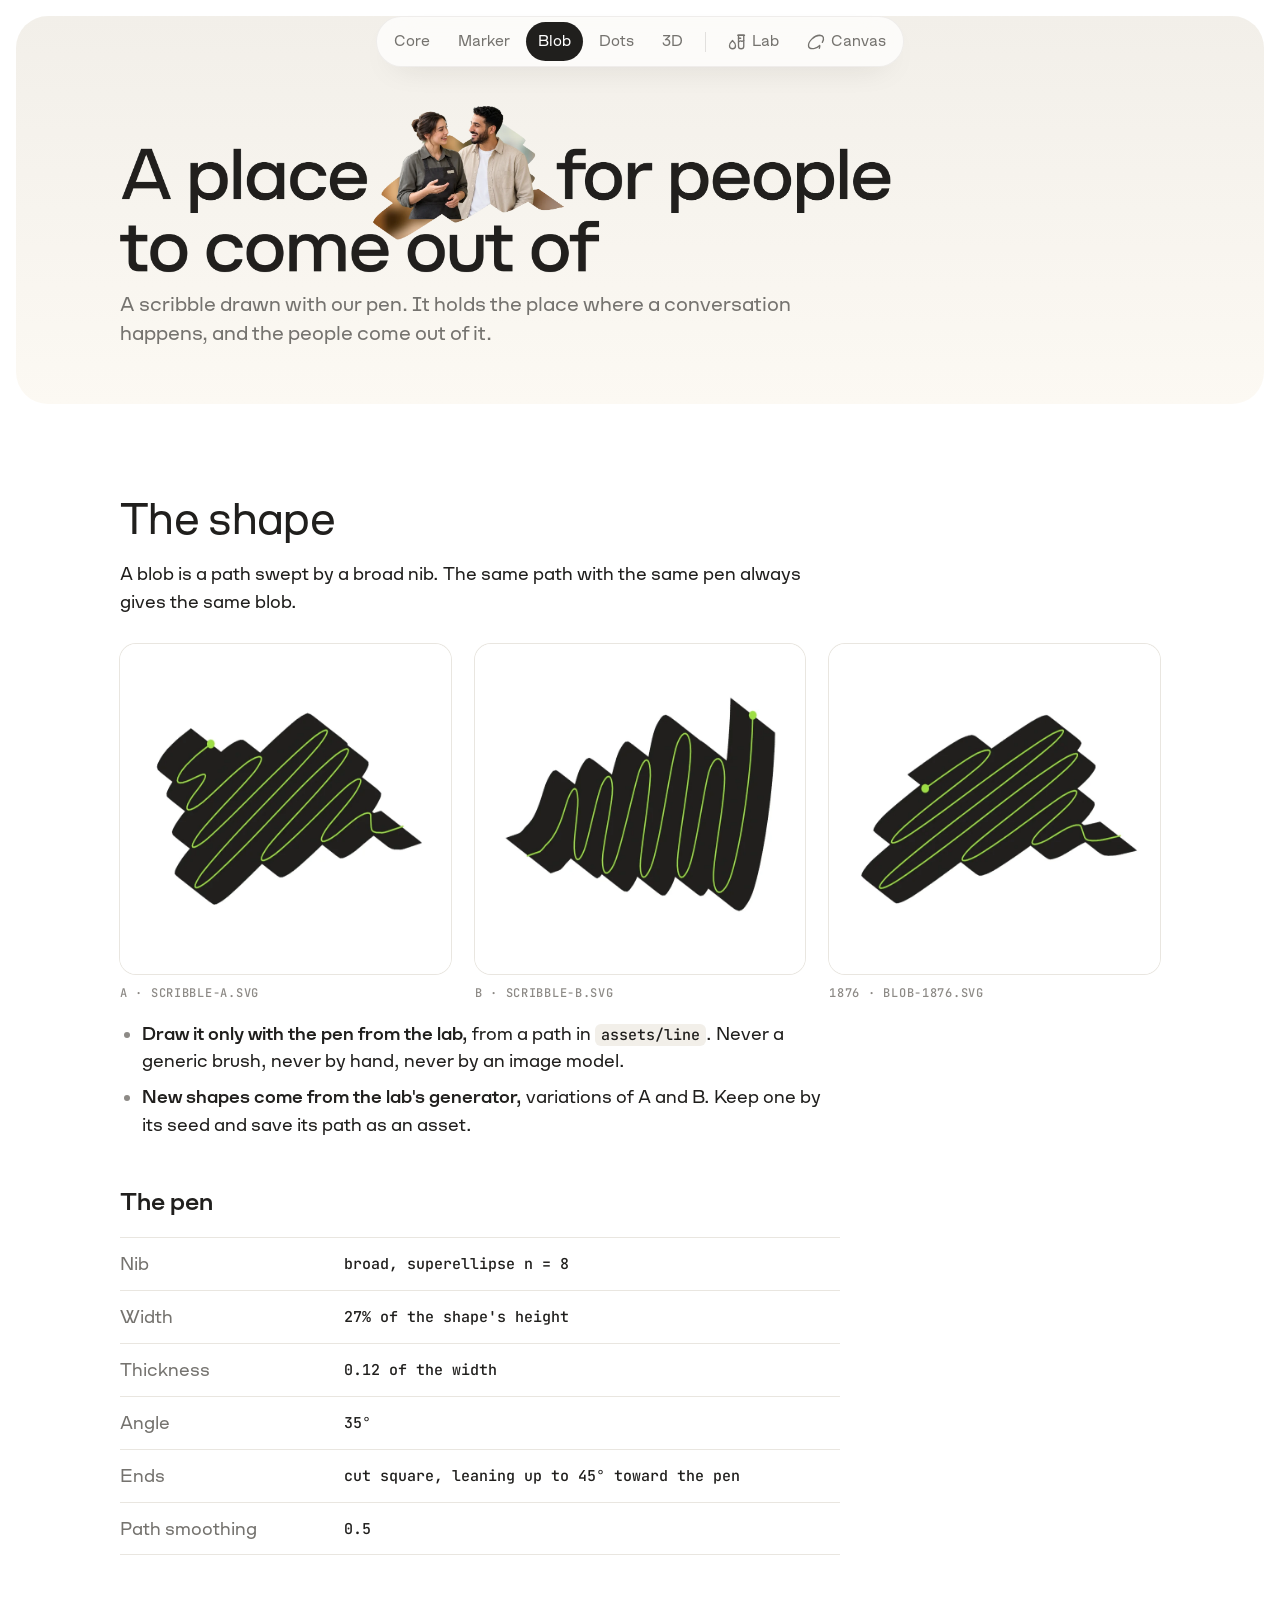
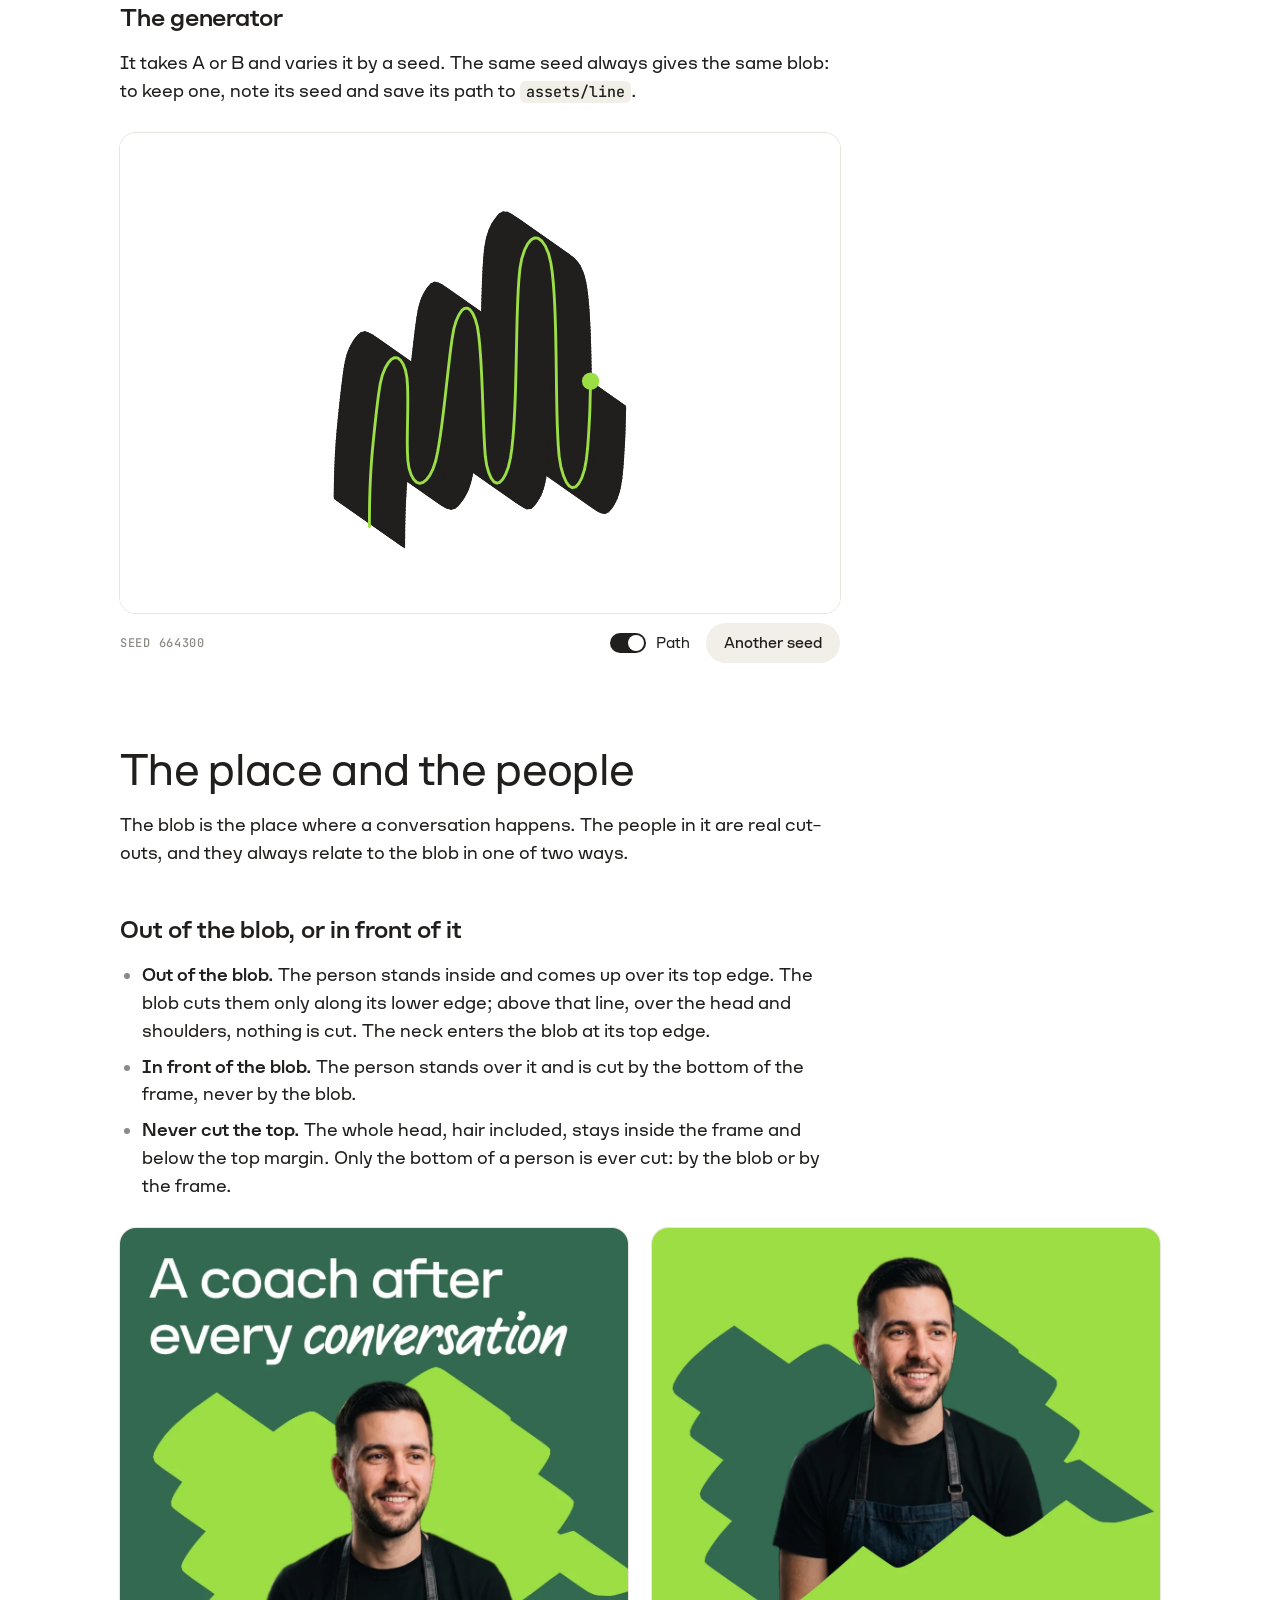
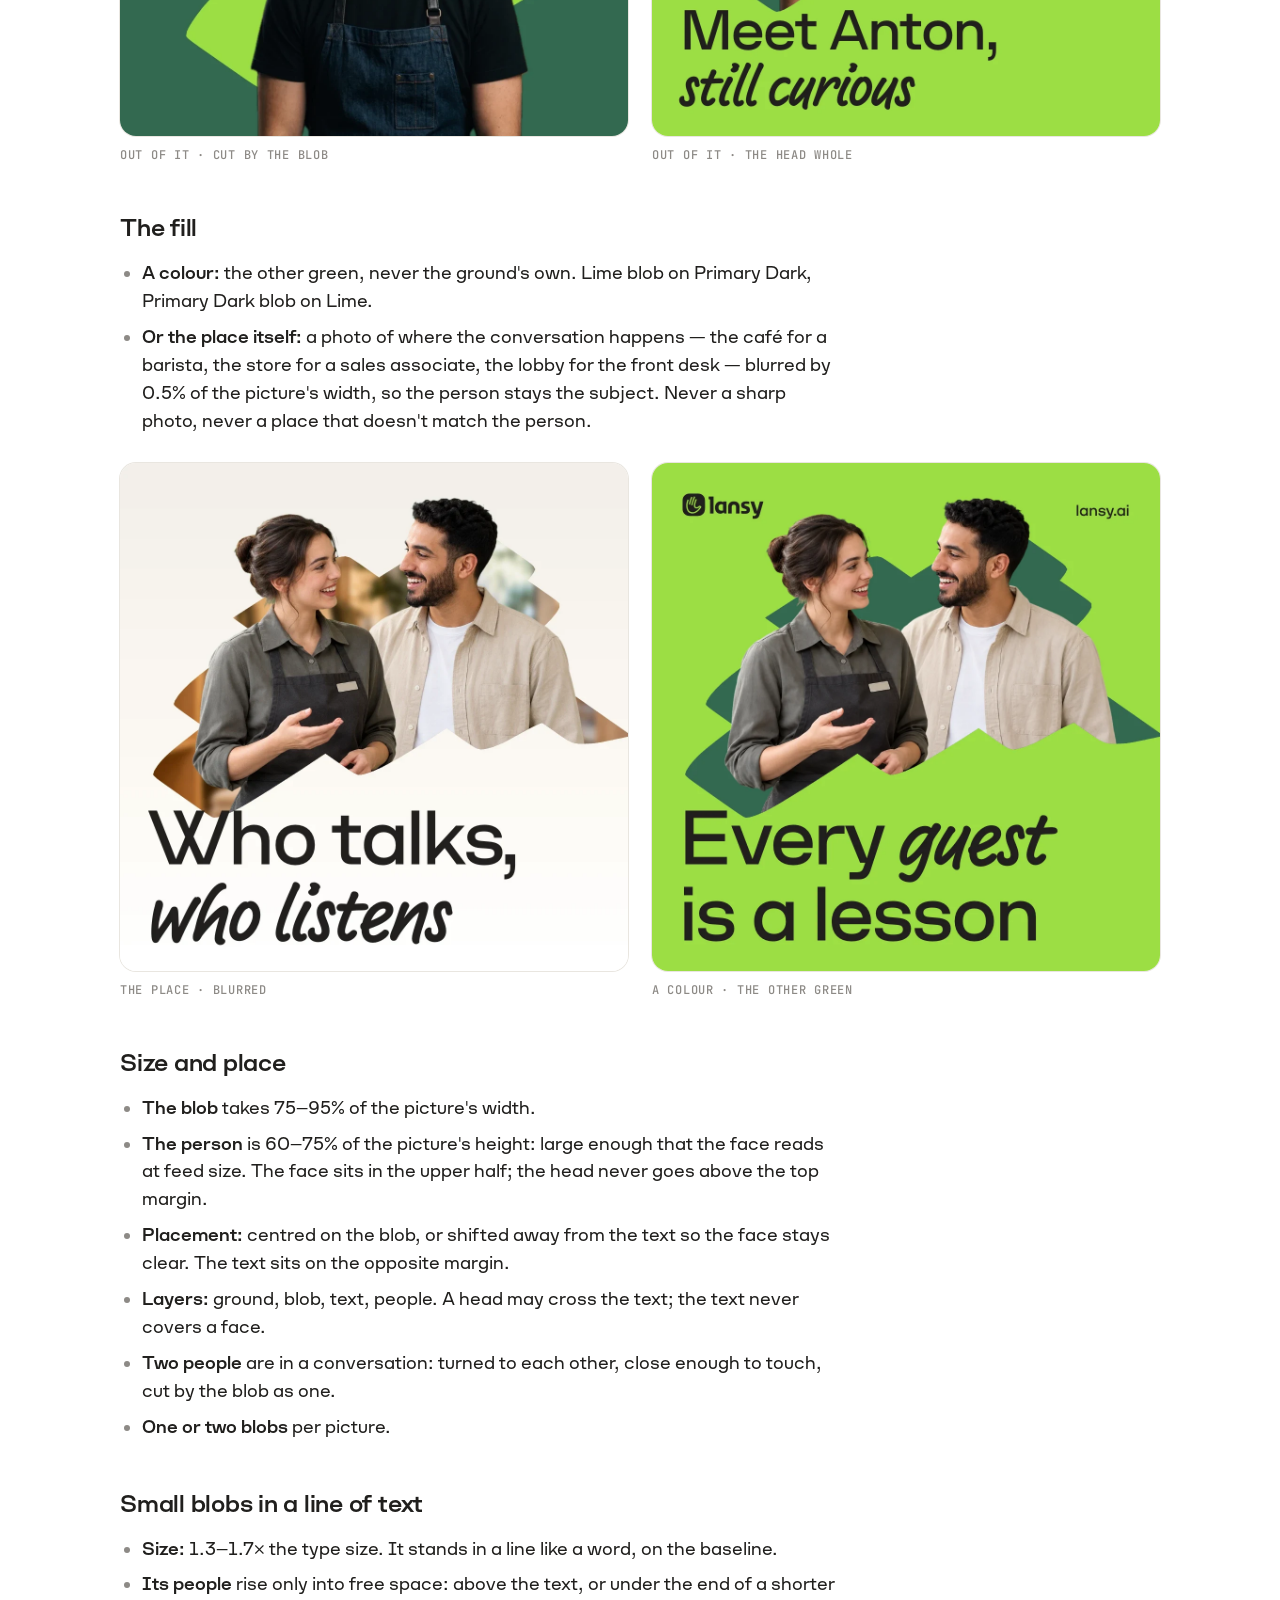
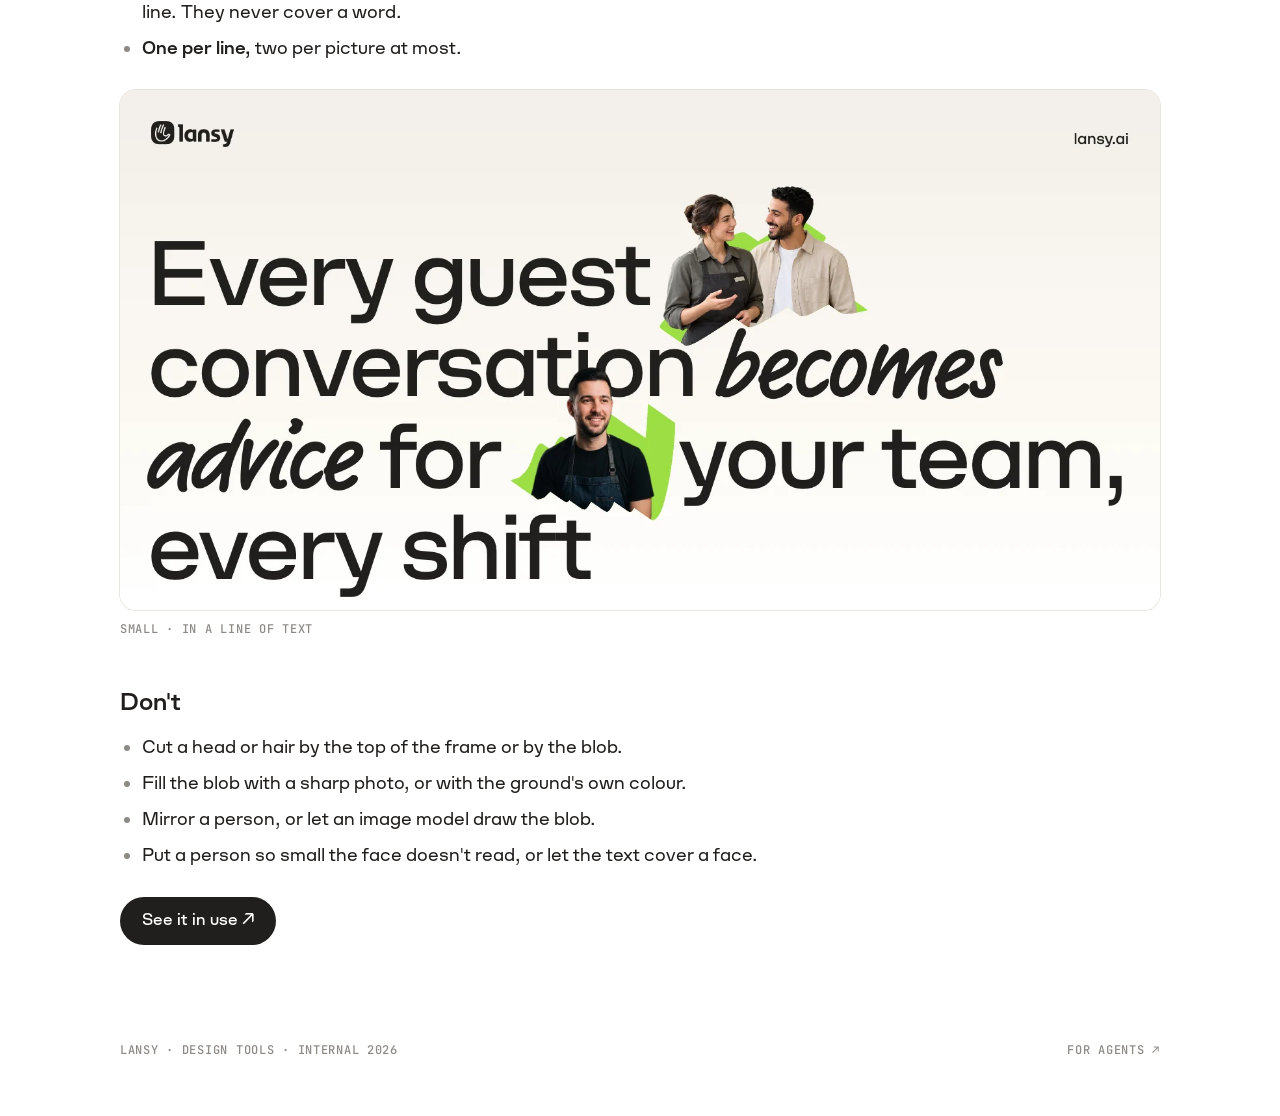
<file: web/blob.html>
<!doctype html>
<html lang="en">
<head>
<meta charset="utf-8">
<meta name="viewport" content="width=device-width,initial-scale=1">
<title>Blob · Lansy design tools</title>
<link rel="icon" href="assets/icon/lansy-icon-ink.svg" type="image/svg+xml">
<link rel="alternate" type="text/markdown" href="brand.md#blob" title="Blob rules for agents">
<link href="https://fonts.googleapis.com/css2?family=JetBrains+Mono:wght@500&display=swap" rel="stylesheet">
<link rel="stylesheet" href="page.css?v=20">
</head>
<body>
<script src="nav.js"></script>
<header class="intro"><div class="plate">
  <div class="wrap">
    <h1 class="drawn"><span class="sr">A place for people to come out of</span><img src="assets/examples/blob-hero.webp" style="--w:10.75;--cap:0.621" alt=""></h1>
    <p class="lead">A scribble drawn with our pen. It holds the place where a conversation happens, and the people come out of it.</p>
  </div>
</div></header>

<section><div class="wrap">
  <h2>The shape</h2>
  <p>A blob is a path swept by a broad nib. The same path with the same pen always gives the same blob.</p>
  <div class="figs c3">
    <figure><img src="assets/examples/blob-shape-a.webp" alt="Blob A with its path" loading="lazy"><figcaption class="lbl">A · scribble-a.svg</figcaption></figure>
    <figure><img src="assets/examples/blob-shape-b.webp" alt="Blob B with its path" loading="lazy"><figcaption class="lbl">B · scribble-b.svg</figcaption></figure>
    <figure><img src="assets/examples/blob-shape-kept.webp" alt="Blob 1876 with its path" loading="lazy"><figcaption class="lbl">1876 · blob-1876.svg</figcaption></figure>
  </div>
  <ul>
    <li><b>Draw it only with the pen from the lab,</b> from a path in <code>assets/line</code>. Never a generic brush, never by hand, never by an image model.</li>
    <li><b>New shapes come from the lab's generator,</b> variations of A and B. Keep one by its seed and save its path as an asset.</li>
  </ul>
  <h3>The pen</h3>
  <dl>
    <dt>Nib</dt><dd>broad, superellipse n = 8</dd>
    <dt>Width</dt><dd>27% of the shape's height</dd>
    <dt>Thickness</dt><dd>0.12 of the width</dd>
    <dt>Angle</dt><dd>35°</dd>
    <dt>Ends</dt><dd>cut square, leaning up to 45° toward the pen</dd>
    <dt>Path smoothing</dt><dd>0.5</dd>
  </dl>
  <h3>The generator</h3>
  <p>It takes A or B and varies it by a seed. The same seed always gives the same blob: to keep one, note its seed and save its path to <code>assets/line</code>.</p>
  <figure class="gen"><iframe id="genf" title="A blob from the generator, its path in lime" loading="lazy"></iframe>
    <figcaption><span class="lbl" id="gseed"></span><span class="gctl"><label class="sw"><input type="checkbox" id="gpath" checked><i></i>Path</label><button type="button" id="gnext">Another seed</button></span></figcaption></figure>
  <script>(()=>{const f=document.getElementById('genf'), l=document.getElementById('gseed'), pth=document.getElementById('gpath'); let seed;
    const show=()=>{f.src='labs/line-lab.html?shape='+seed+(pth.checked?'&path=1':''); l.textContent='Seed '+seed;};
    const go=()=>{seed=Math.floor(Math.random()*1e6); show();};
    document.getElementById('gnext').onclick=go; pth.onchange=show; go();})();</script>
</div></section>

<section><div class="wrap">
  <h2>The place and the people</h2>
  <p>The blob is the place where a conversation happens. The people in it are real cut-outs, and they always relate to the blob in one of two ways.</p>
  <h3>Out of the blob, or in front of it</h3>
  <ul>
    <li><b>Out of the blob.</b> The person stands inside and comes up over its top edge. The blob cuts them only along its lower edge; above that line, over the head and shoulders, nothing is cut. The neck enters the blob at its top edge.</li>
    <li><b>In front of the blob.</b> The person stands over it and is cut by the bottom of the frame, never by the blob.</li>
    <li><b>Never cut the top.</b> The whole head, hair included, stays inside the frame and below the top margin. Only the bottom of a person is ever cut: by the blob or by the frame.</li>
  </ul>
  <div class="figs c2">
    <figure><img src="assets/examples/blob-out-colour.webp" alt="A barista coming out of a lime blob on Primary Dark" loading="lazy"><figcaption class="lbl">Out of it · cut by the blob</figcaption></figure>
    <figure><img src="assets/examples/blob-out-lime.webp" alt="Anton coming out of a dark blob on Lime, the whole head in the frame" loading="lazy"><figcaption class="lbl">Out of it · the head whole</figcaption></figure>
  </div>
  <h3>The fill</h3>
  <ul>
    <li><b>A colour:</b> the other green, never the ground's own. Lime blob on Primary Dark, Primary Dark blob on Lime.</li>
    <li><b>Or the place itself:</b> a photo of where the conversation happens — the café for a barista, the store for a sales associate, the lobby for the front desk — blurred by 0.5% of the picture's width, so the person stays the subject. Never a sharp photo, never a place that doesn't match the person.</li>
  </ul>
  <div class="figs c2">
    <figure><img src="assets/examples/blob-out-photo.webp" alt="Two people in conversation coming out of a blob filled with a blurred store" loading="lazy"><figcaption class="lbl">The place · blurred</figcaption></figure>
    <figure><img src="assets/examples/blob-fill-colour.webp" alt="The same blob filled with a colour" loading="lazy"><figcaption class="lbl">A colour · the other green</figcaption></figure>
  </div>
  <h3>Size and place</h3>
  <ul>
    <li><b>The blob</b> takes 75–95% of the picture's width.</li>
    <li><b>The person</b> is 60–75% of the picture's height: large enough that the face reads at feed size. The face sits in the upper half; the head never goes above the top margin.</li>
    <li><b>Placement:</b> centred on the blob, or shifted away from the text so the face stays clear. The text sits on the opposite margin.</li>
    <li><b>Layers:</b> ground, blob, text, people. A head may cross the text; the text never covers a face.</li>
    <li><b>Two people</b> are in a conversation: turned to each other, close enough to touch, cut by the blob as one.</li>
    <li><b>One or two blobs</b> per picture.</li>
  </ul>
  <h3>Small blobs in a line of text</h3>
  <ul>
    <li><b>Size:</b> 1.3–1.7× the type size. It stands in a line like a word, on the baseline.</li>
    <li><b>Its people</b> rise only into free space: above the text, or under the end of a shorter line. They never cover a word.</li>
    <li><b>One per line,</b> two per picture at most.</li>
  </ul>
  <div class="figs"><figure><img src="assets/examples/blob-small.webp" alt="Small blobs standing in lines of text" loading="lazy"><figcaption class="lbl">Small · in a line of text</figcaption></figure></div>
  <h3>Don't</h3>
  <ul>
    <li>Cut a head or hair by the top of the frame or by the blob.</li>
    <li>Fill the blob with a sharp photo, or with the ground's own colour.</li>
    <li>Mirror a person, or let an image model draw the blob.</li>
    <li>Put a person so small the face doesn't read, or let the text cover a face.</li>
  </ul>
  <a class="lab" href="index.html?view=canvas">See it in use ↗</a>
</div></section>
<footer><div class="wrap"><span class="lbl">Lansy · Design tools · Internal 2026</span><a class="lbl" href="index.html#agents">For agents ↗</a></div></footer>
</body>
</html>
</file>
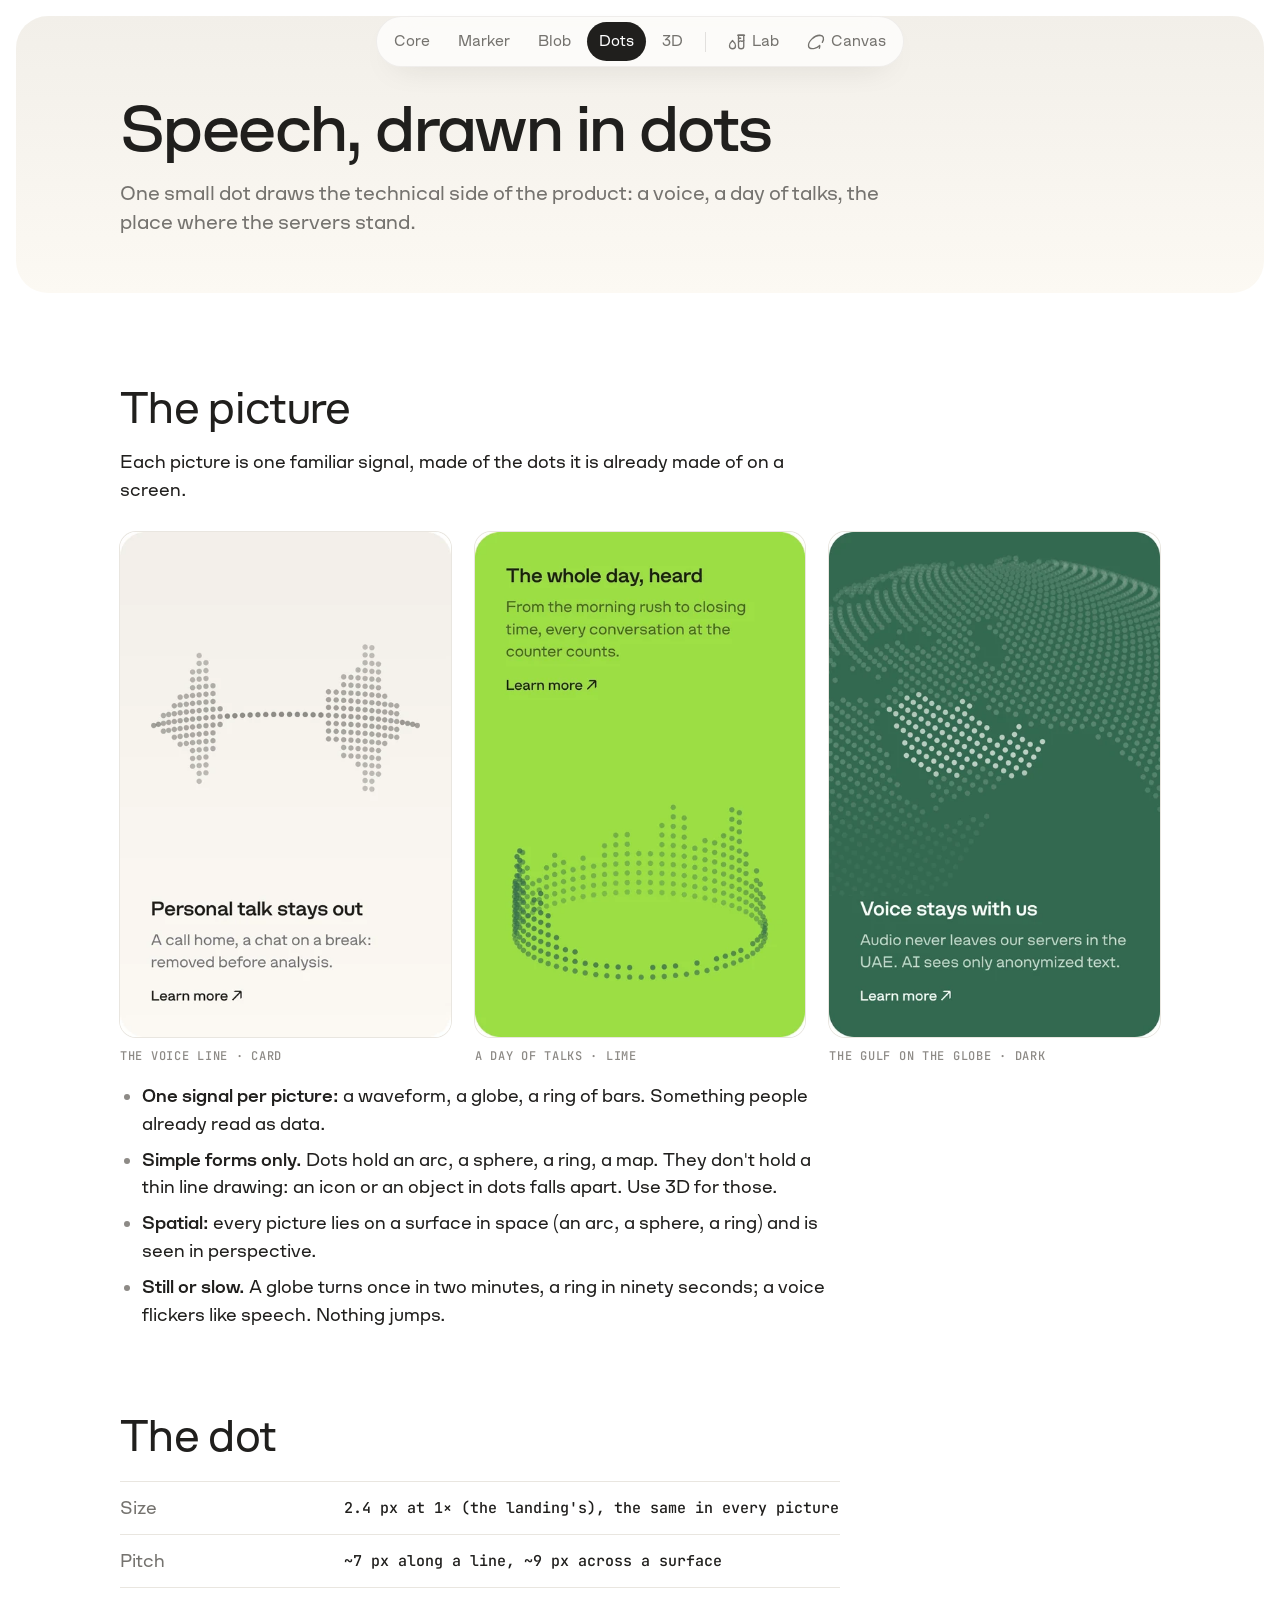
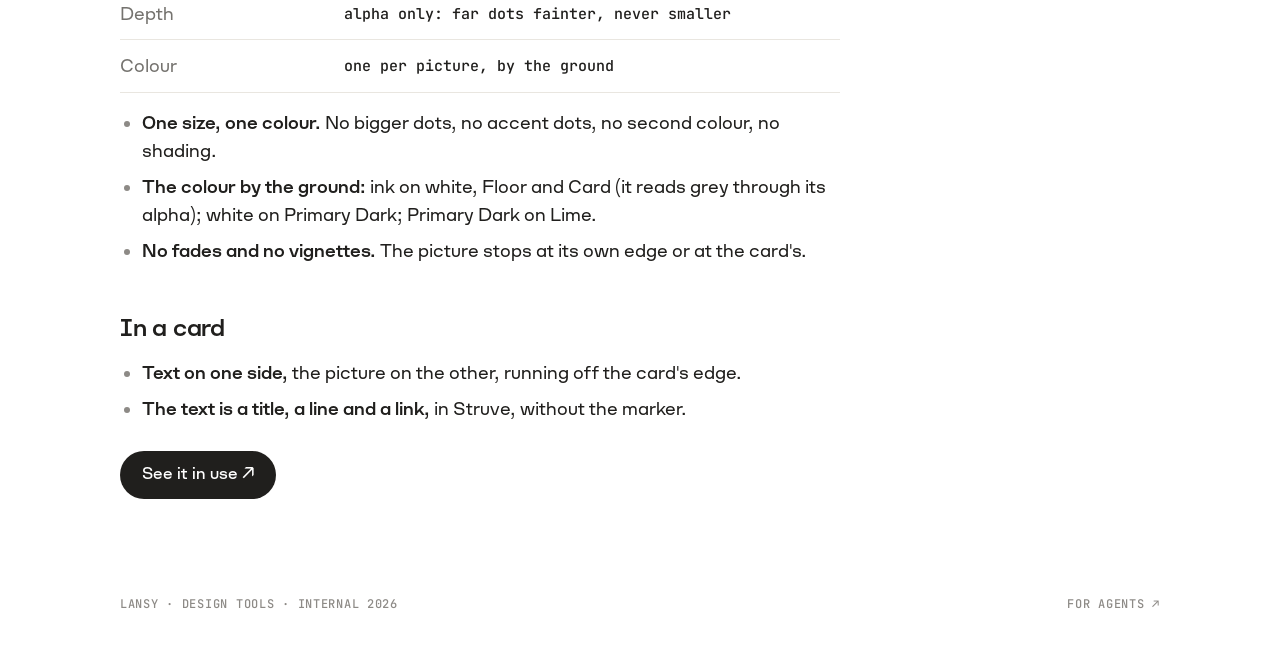
<file: web/dots.html>
<!doctype html>
<html lang="en">
<head>
<meta charset="utf-8">
<meta name="viewport" content="width=device-width,initial-scale=1">
<title>Dots · Lansy design tools</title>
<link rel="icon" href="assets/icon/lansy-icon-ink.svg" type="image/svg+xml">
<link rel="alternate" type="text/markdown" href="brand.md#dots" title="Dots rules for agents">
<link href="https://fonts.googleapis.com/css2?family=JetBrains+Mono:wght@500&display=swap" rel="stylesheet">
<link rel="stylesheet" href="page.css?v=20">
</head>
<body>
<script src="nav.js"></script>
<header class="intro"><div class="plate">
  <div class="wrap">
    <h1>Speech, drawn in dots</h1>
    <p class="lead">One small dot draws the technical side of the product: a voice, a day of talks, the place where the servers stand.</p>
  </div>
</div></header>

<section><div class="wrap">
  <h2>The picture</h2>
  <p>Each picture is one familiar signal, made of the dots it is already made of on a screen.</p>
  <div class="figs c3">
    <figure><img src="assets/examples/dots-voice.webp" alt="A voice line in dots on an arc, on Card" loading="lazy"><figcaption class="lbl">The voice line · Card</figcaption></figure>
    <figure><img src="assets/examples/dots-ring.webp" alt="An equalizer of dots closed into a ring, on Lime" loading="lazy"><figcaption class="lbl">A day of talks · Lime</figcaption></figure>
    <figure><img src="assets/examples/dots-gulf.webp" alt="The Gulf on a dotted globe, on Primary Dark" loading="lazy"><figcaption class="lbl">The Gulf on the globe · Dark</figcaption></figure>
  </div>
  <ul>
    <li><b>One signal per picture:</b> a waveform, a globe, a ring of bars. Something people already read as data.</li>
    <li><b>Simple forms only.</b> Dots hold an arc, a sphere, a ring, a map. They don't hold a thin line drawing: an icon or an object in dots falls apart. Use 3D for those.</li>
    <li><b>Spatial:</b> every picture lies on a surface in space (an arc, a sphere, a ring) and is seen in perspective.</li>
    <li><b>Still or slow.</b> A globe turns once in two minutes, a ring in ninety seconds; a voice flickers like speech. Nothing jumps.</li>
  </ul>
</div></section>

<section><div class="wrap">
  <h2>The dot</h2>
  <dl>
    <dt>Size</dt><dd>2.4 px at 1× (the landing's), the same in every picture</dd>
    <dt>Pitch</dt><dd>~7 px along a line, ~9 px across a surface</dd>
    <dt>Depth</dt><dd>alpha only: far dots fainter, never smaller</dd>
    <dt>Colour</dt><dd>one per picture, by the ground</dd>
  </dl>
  <ul>
    <li><b>One size, one colour.</b> No bigger dots, no accent dots, no second colour, no shading.</li>
    <li><b>The colour by the ground:</b> ink on white, Floor and Card (it reads grey through its alpha); white on Primary Dark; Primary Dark on Lime.</li>
    <li><b>No fades and no vignettes.</b> The picture stops at its own edge or at the card's.</li>
  </ul>
  <h3>In a card</h3>
  <ul>
    <li><b>Text on one side,</b> the picture on the other, running off the card's edge.</li>
    <li><b>The text is a title, a line and a link,</b> in Struve, without the marker.</li>
  </ul>
  <a class="lab" href="index.html?view=canvas">See it in use ↗</a>
</div></section>
<footer><div class="wrap"><span class="lbl">Lansy · Design tools · Internal 2026</span><a class="lbl" href="index.html#agents">For agents ↗</a></div></footer>
</body>
</html>
</file>
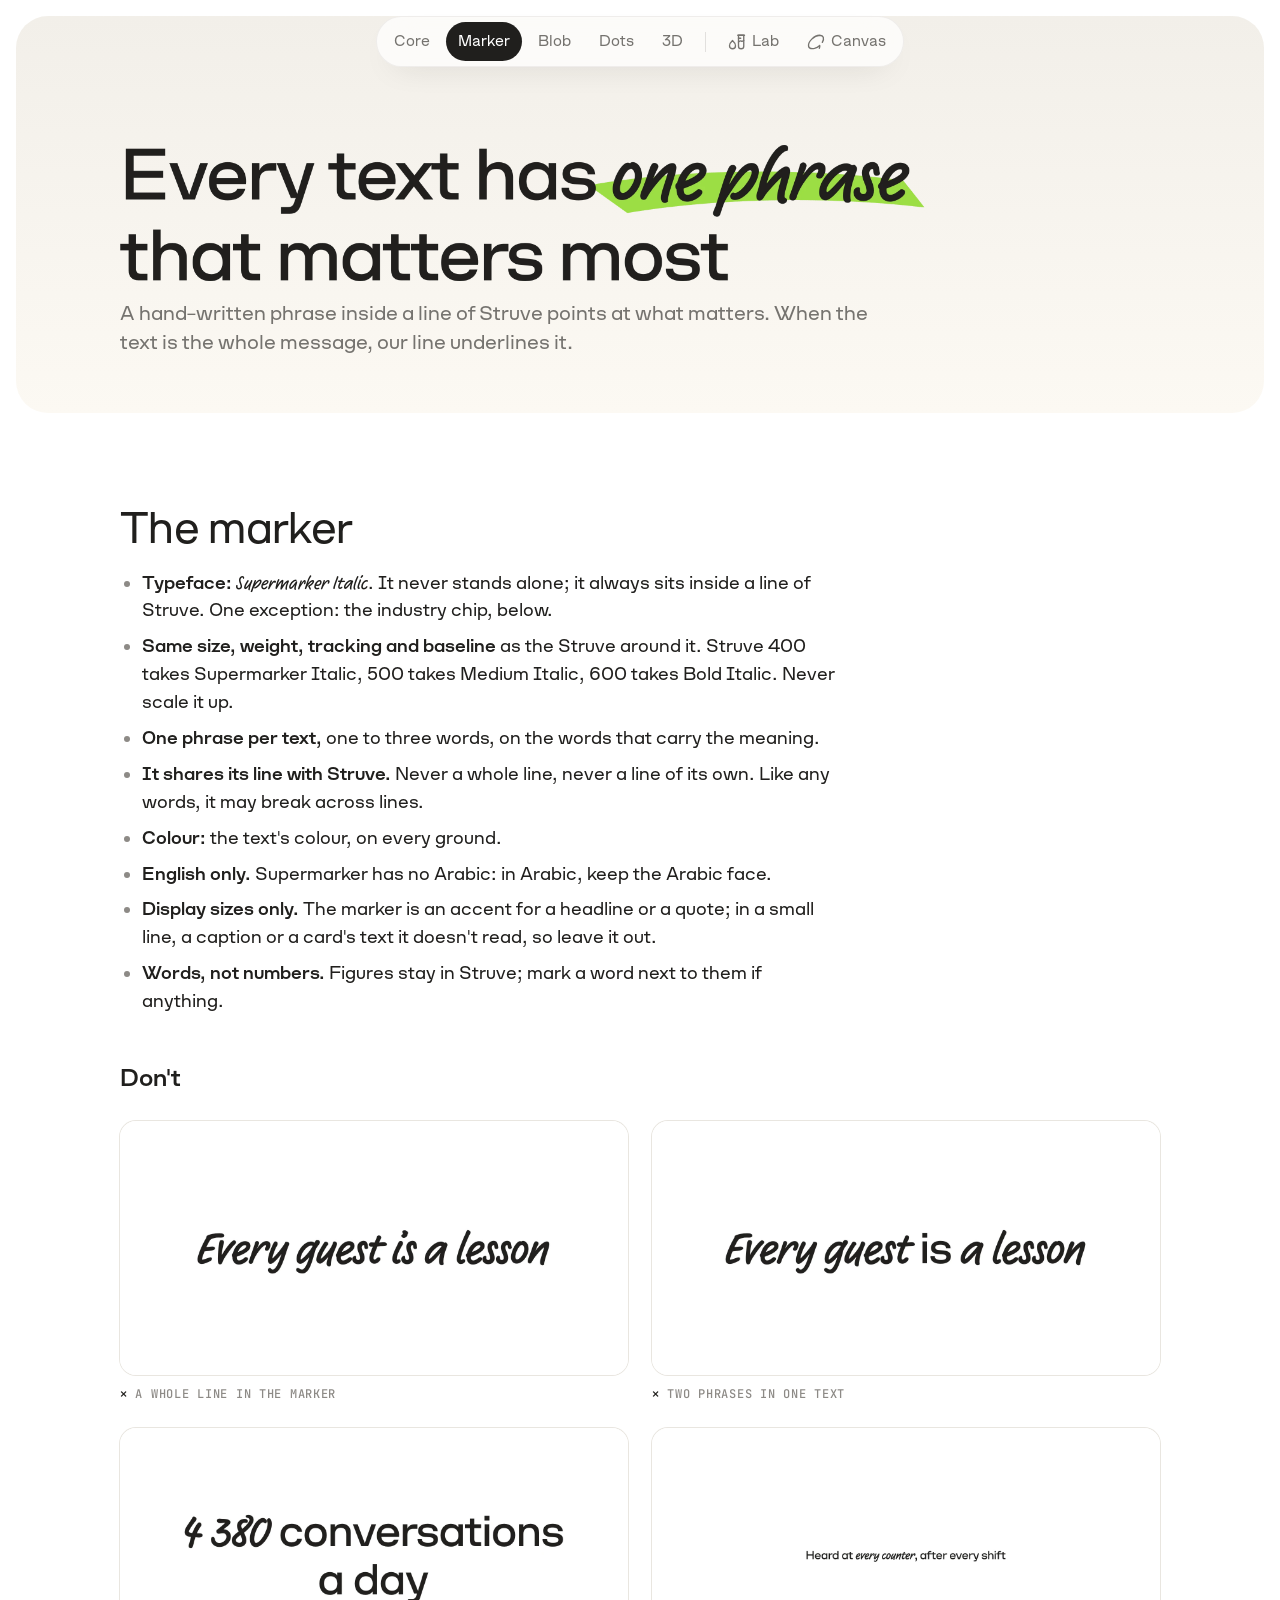
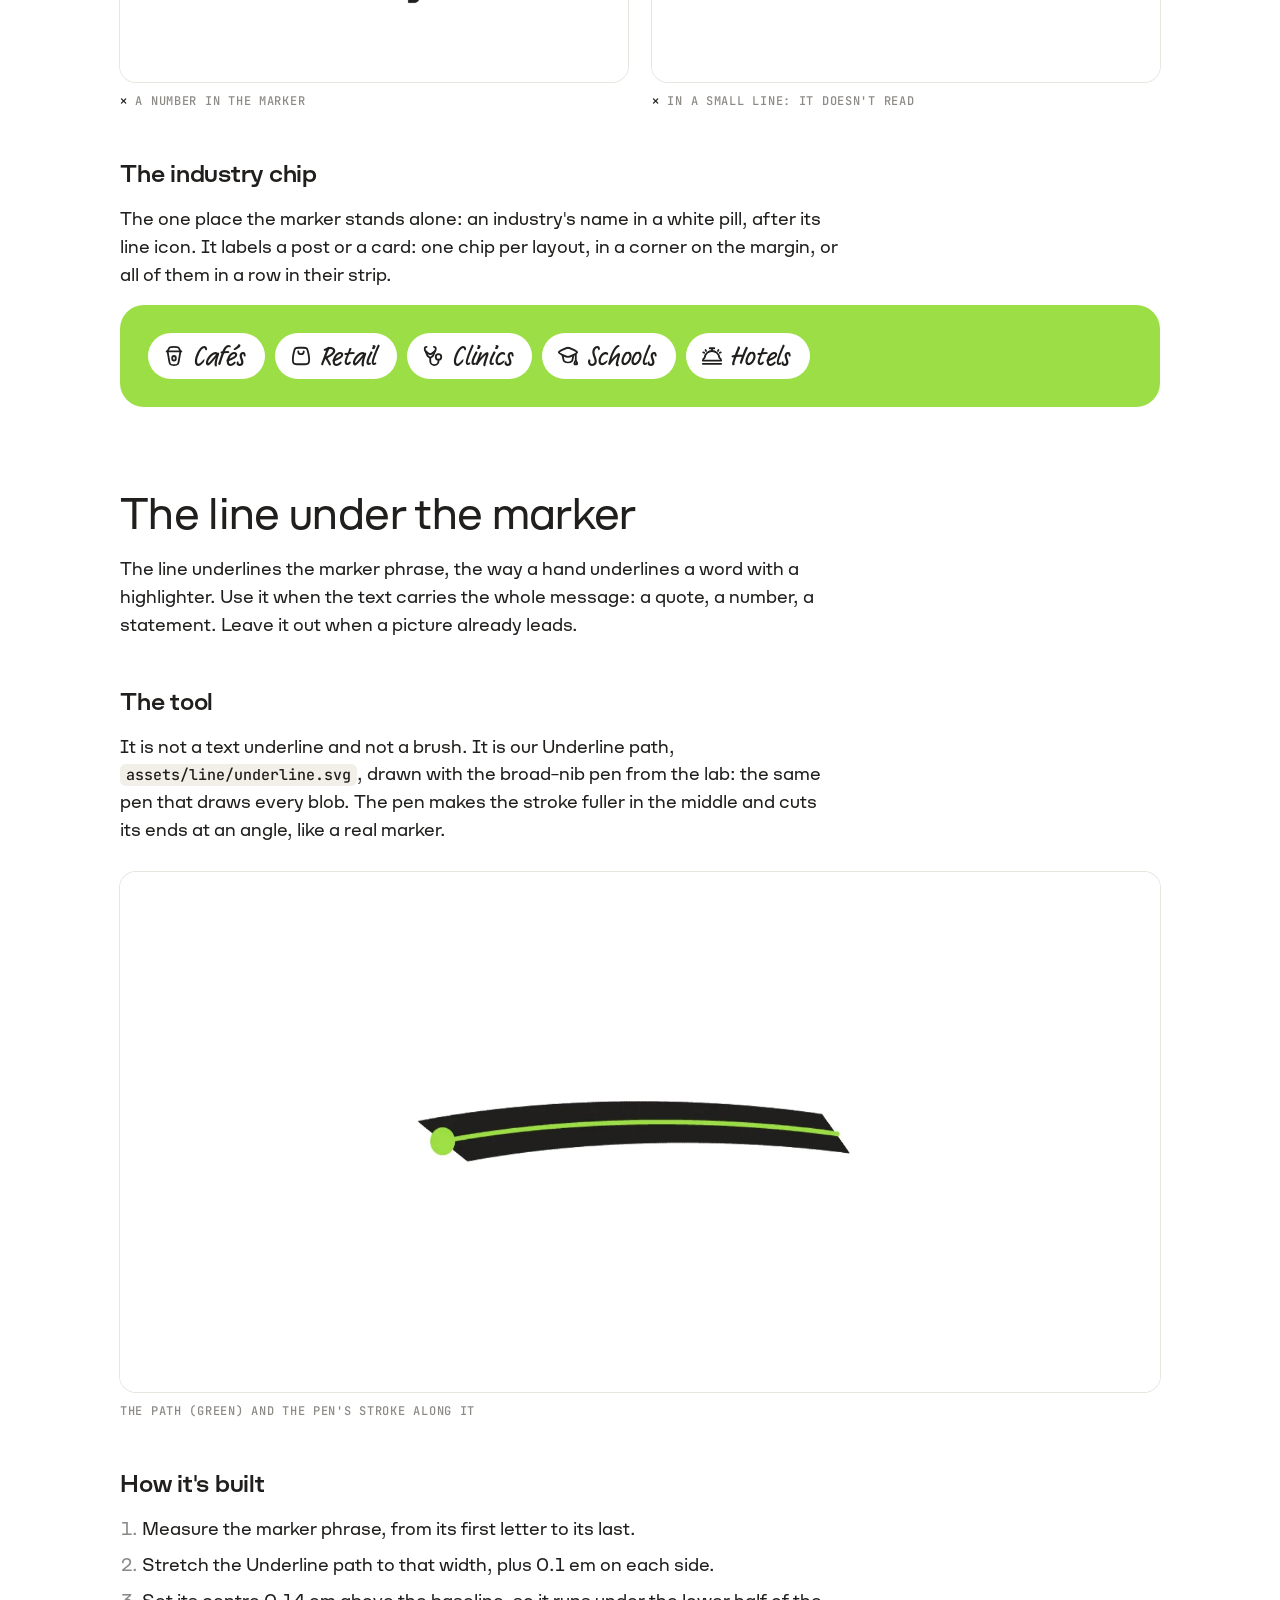
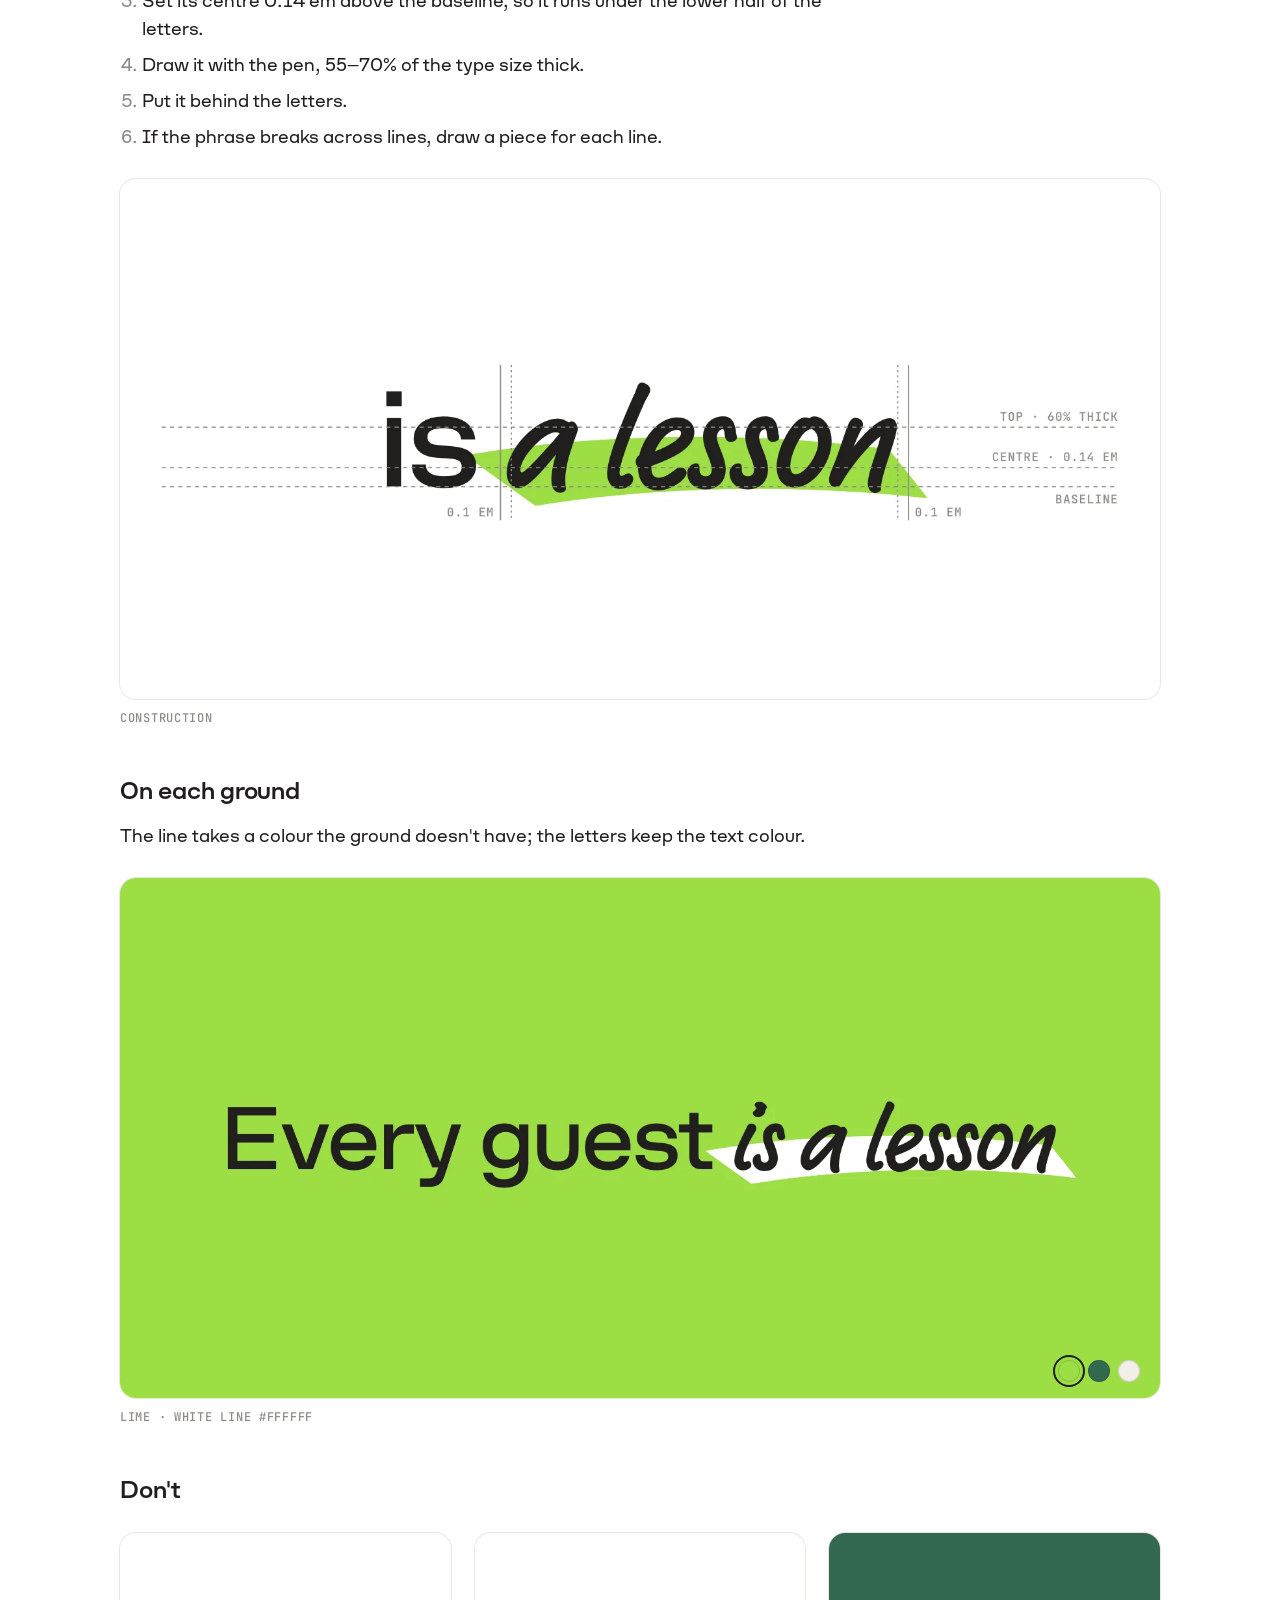
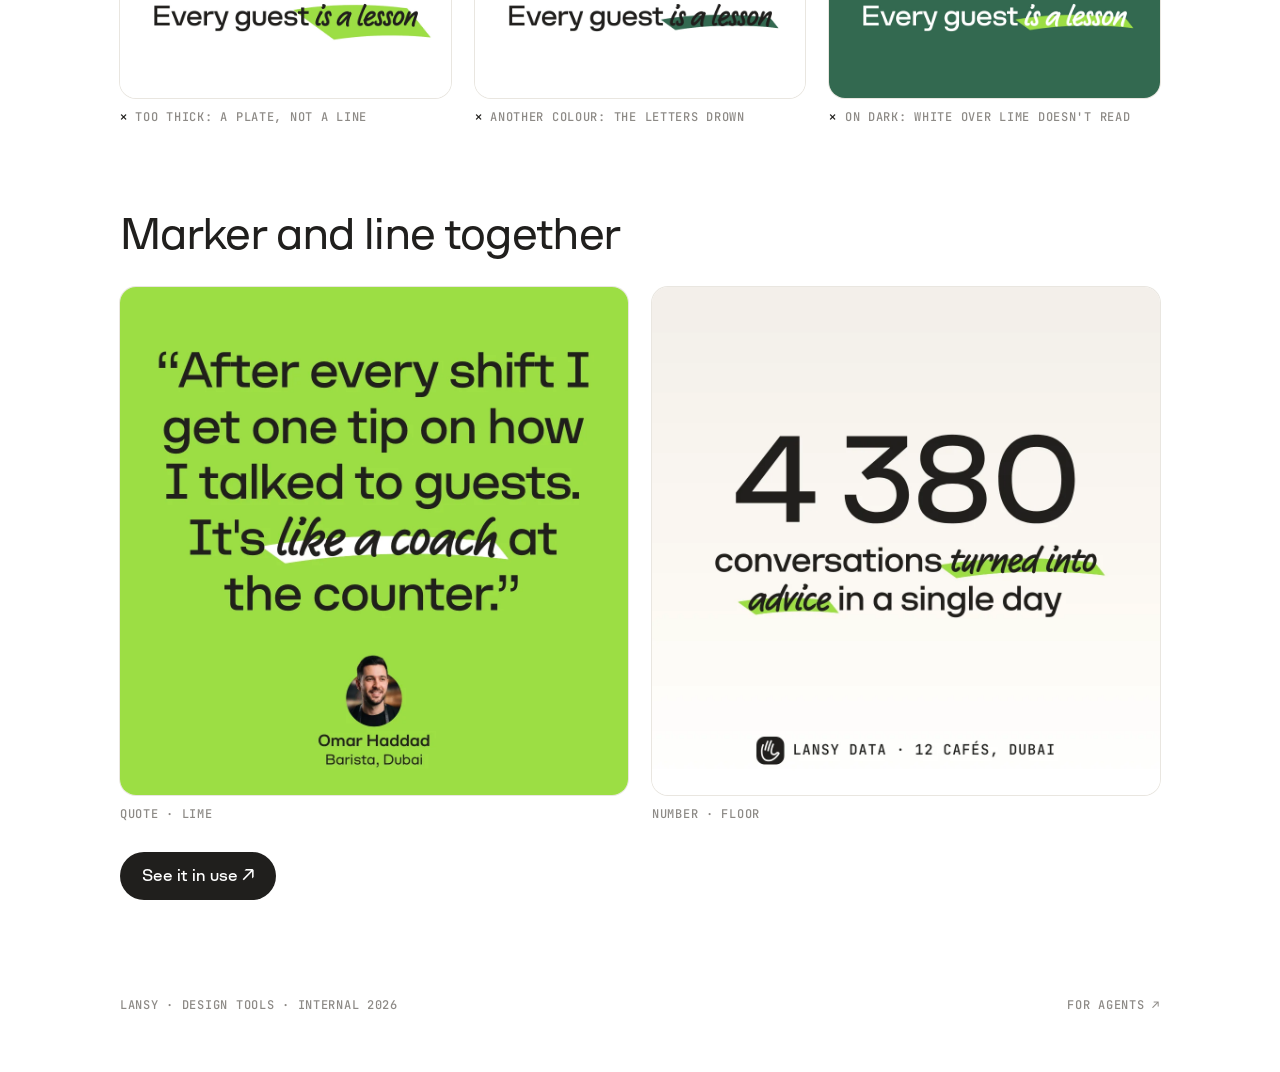
<file: web/marker.html>
<!doctype html>
<html lang="en">
<head>
<meta charset="utf-8">
<meta name="viewport" content="width=device-width,initial-scale=1">
<title>Marker · Lansy design tools</title>
<link rel="icon" href="assets/icon/lansy-icon-ink.svg" type="image/svg+xml">
<link rel="alternate" type="text/markdown" href="brand.md#marker" title="Marker rules for agents">
<link href="https://fonts.googleapis.com/css2?family=JetBrains+Mono:wght@500&display=swap" rel="stylesheet">
<link rel="stylesheet" href="page.css?v=20">
</head>
<body>
<script src="nav.js"></script>
<header class="intro"><div class="plate">
  <div class="wrap">
    <h1 class="drawn"><span class="sr">Every text has one phrase that matters most</span><img src="assets/examples/marker-hero.webp" style="--w:11.22;--cap:0.079" alt=""></h1>
    <p class="lead">A hand-written phrase inside a line of Struve points at what matters. When the text is the whole message, our line underlines it.</p>
  </div>
</div></header>

<section><div class="wrap">
  <h2>The marker</h2>
  <ul>
    <li><b>Typeface:</b> <span class="mk">Supermarker Italic</span>. It never stands alone; it always sits inside a line of Struve. One exception: the industry chip, below.</li>
    <li><b>Same size, weight, tracking and baseline</b> as the Struve around it. Struve 400 takes Supermarker Italic, 500 takes Medium Italic, 600 takes Bold Italic. Never scale it up.</li>
    <li><b>One phrase per text,</b> one to three words, on the words that carry the meaning.</li>
    <li><b>It shares its line with Struve.</b> Never a whole line, never a line of its own. Like any words, it may break across lines.</li>
    <li><b>Colour:</b> the text's colour, on every ground.</li>
    <li><b>English only.</b> Supermarker has no Arabic: in Arabic, keep the Arabic face.</li>
    <li><b>Display sizes only.</b> The marker is an accent for a headline or a quote; in a small line, a caption or a card's text it doesn't read, so leave it out.</li>
    <li><b>Words, not numbers.</b> Figures stay in Struve; mark a word next to them if anything.</li>
  </ul>
  <h3>Don't</h3>
  <div class="figs c2">
    <figure class="no"><img src="assets/examples/marker-dont-whole.webp?v=2" alt="A whole line in the marker" loading="lazy"><figcaption class="lbl">A whole line in the marker</figcaption></figure>
    <figure class="no"><img src="assets/examples/marker-dont-two.webp?v=2" alt="Two phrases in the marker" loading="lazy"><figcaption class="lbl">Two phrases in one text</figcaption></figure>
    <figure class="no"><img src="assets/examples/marker-dont-number.webp" alt="A number set in the marker" loading="lazy"><figcaption class="lbl">A number in the marker</figcaption></figure>
    <figure class="no"><img src="assets/examples/marker-dont-small.webp" alt="The marker in a small line" loading="lazy"><figcaption class="lbl">In a small line: it doesn't read</figcaption></figure>
  </div>
  <h3>The industry chip</h3>
  <p>The one place the marker stands alone: an industry's name in a white pill, after its line icon. It labels a post or a card: one chip per layout, in a corner on the margin, or all of them in a row in their strip.</p>
  <div class="ichips"><span class="ichip"><svg width="22" height="22" viewBox="0 0 18 18" fill="none" stroke="currentColor" stroke-width="1.5" stroke-linecap="round" stroke-linejoin="round"><path d="M3.75 5.25L5.07015 13.0536C5.29962 14.4101 5.41435 15.0883 5.82005 15.5563C6.91078 16.8145 11.0892 16.8145 12.1799 15.5563C12.5857 15.0883 12.7003 14.4101 12.9298 13.0536L14.25 5.25"/><path d="M3.75 5.25L4.30709 3.9657C4.76376 2.91289 4.9921 2.38648 5.46826 2.0892C6.66037 1.34493 11.2089 1.26333 12.5317 2.0892C13.0079 2.38648 13.2362 2.91289 13.6929 3.9657L14.25 5.25"/><path d="M3 5.25H15"/><path d="M9 12.75C9.82843 12.75 10.5 11.9105 10.5 10.875C10.5 9.83947 9.82843 9 9 9C8.17157 9 7.5 9.83947 7.5 10.875C7.5 11.9105 8.17157 12.75 9 12.75Z"/></svg><span>Cafés</span></span><span class="ichip"><svg width="22" height="22" viewBox="0 0 18 18" fill="none" stroke="currentColor" stroke-width="1.5" stroke-linecap="round" stroke-linejoin="round"><path d="M2.49264 9.75848C2.75543 7.50675 3.1394 5.81838 3.49547 4.61888C3.78746 3.63533 3.93344 3.14356 4.53212 2.69678C5.1308 2.25 5.74273 2.25 6.96657 2.25H11.0335C12.2573 2.25 12.8693 2.25 13.4679 2.69678C14.0666 3.14356 14.2126 3.63533 14.5046 4.61888C14.8607 5.81838 15.2446 7.50675 15.5074 9.75848C15.8171 12.4123 15.9719 13.7392 15.077 14.7446C14.1821 15.75 12.7319 15.75 9.8313 15.75H8.1687C5.26817 15.75 3.81789 15.75 2.92298 14.7446C2.02808 13.7392 2.18294 12.4123 2.49264 9.75848Z"/><path d="M6.75 5.25C6.75 6.49264 7.75732 7.5 9 7.5C10.2427 7.5 11.25 6.49264 11.25 5.25"/></svg><span>Retail</span></span><span class="ichip"><svg width="22" height="22" viewBox="0 0 18 18" fill="none" stroke="currentColor" stroke-width="1.5" stroke-linecap="round" stroke-linejoin="round"><path d="M9.75105 1.5C10.579 1.5 11.2502 2.19844 11.2502 3.06002C11.2502 3.77186 11.2771 4.40531 10.7019 4.92897C8.81902 6.64299 7.87755 7.5 6.7502 7.5C5.62285 7.5 4.6814 6.64299 2.79849 4.92897C2.22319 4.40527 2.2502 3.77175 2.2502 3.05986C2.2502 2.19837 2.92132 1.5 3.74919 1.5"/><path d="M6.75 10.5V13.1248C6.75 14.9889 8.26118 16.5001 10.1252 16.5001C11.9894 16.5001 13.5005 14.9889 13.5005 13.1248V12"/><path d="M10.5 5.25L9.52335 7.6917C9.2637 8.34075 9.13387 8.66527 8.91652 8.9319C8.6991 9.1986 8.40735 9.39112 7.82393 9.77617L6.7272 10.5L5.64962 9.77422C5.07916 9.39007 4.79392 9.19792 4.58116 8.93445C4.36839 8.67097 4.24067 8.3517 3.98524 7.71307L3 5.25"/><path d="M15.75 9.75C15.75 10.9927 14.7427 12 13.5 12C12.2573 12 11.25 10.9927 11.25 9.75C11.25 8.50732 12.2573 7.5 13.5 7.5C14.7427 7.5 15.75 8.50732 15.75 9.75Z"/></svg><span>Clinics</span></span><span class="ichip"><svg width="22" height="22" viewBox="0 0 18 18" fill="none" stroke="currentColor" stroke-width="1.5" stroke-linecap="round" stroke-linejoin="round"><path d="M1.49805 5.99958C1.49805 7.00606 7.57023 9.75012 8.98878 9.75012C10.4074 9.75012 16.4796 7.00606 16.4796 5.99958C16.4796 4.99309 10.4074 2.24902 8.98878 2.24902C7.57023 2.24902 1.49805 4.99309 1.49805 5.99958Z"/><path d="M4.49414 8.25L5.43261 12.6001C5.49689 12.8981 5.64527 13.1765 5.89272 13.3541C7.55902 14.5499 10.4181 14.5499 12.0844 13.3541C12.3319 13.1765 12.4803 12.8981 12.5446 12.6001L13.483 8.25"/><path d="M15.3576 7.12451V12.3753M15.3576 12.3753C14.7643 13.4602 14.502 14.0415 14.2355 15.0007C14.1777 15.342 14.2236 15.514 14.4585 15.6667C14.5539 15.7287 14.6686 15.7508 14.7823 15.7508H15.9213C16.0423 15.7508 16.1645 15.7255 16.2642 15.6567C16.4826 15.5059 16.5387 15.3405 16.4796 15.0007C16.246 14.11 15.9485 13.5011 15.3576 12.3753Z"/></svg><span>Schools</span></span><span class="ichip"><svg width="22" height="22" viewBox="0 0 18 18" fill="none" stroke="currentColor" stroke-width="1.5" stroke-linecap="round" stroke-linejoin="round"><path d="M1.5 15.375H16.5"/><path d="M2.28921 11.0812C2.639 10.8593 2.99508 10.5375 3.04624 10.1265C3.41464 7.16603 5.93978 4.875 9 4.875C12.0602 4.875 14.5853 7.16603 14.9538 10.1265C15.005 10.5375 15.361 10.8593 15.7108 11.0812C16.0208 11.2778 16.2459 11.6005 16.3099 11.9847L16.5 12.75H1.5L1.69005 11.9847C1.75409 11.6005 1.97917 11.2778 2.28921 11.0812Z"/><path d="M9 4.875V2.625M9 2.625H7.125M9 2.625H10.875"/><path d="M14.25 4.125L13.875 4.875M16.125 6L15.3757 6.375"/><path d="M3.75 4.125L4.125 4.875M2.62435 6.375L1.875 6"/></svg><span>Hotels</span></span></div>
</div></section>

<section><div class="wrap">
  <h2>The line under the marker</h2>
  <p>The line underlines the marker phrase, the way a hand underlines a word with a highlighter. Use it when the text carries the whole message: a quote, a number, a statement. Leave it out when a picture already leads.</p>

  <h3>The tool</h3>
  <p>It is not a text underline and not a brush. It is our Underline path, <code>assets/line/underline.svg</code>, drawn with the broad-nib pen from the lab: the same pen that draws every blob. The pen makes the stroke fuller in the middle and cuts its ends at an angle, like a real marker.</p>
  <div class="figs"><figure><img src="assets/examples/marker-pen.webp" alt="The Underline path in green and the pen's stroke along it" loading="lazy"><figcaption class="lbl">The path (green) and the pen's stroke along it</figcaption></figure></div>

  <h3>How it's built</h3>
  <ol>
    <li>Measure the marker phrase, from its first letter to its last.</li>
    <li>Stretch the Underline path to that width, plus 0.1 em on each side.</li>
    <li>Set its centre 0.14 em above the baseline, so it runs under the lower half of the letters.</li>
    <li>Draw it with the pen, 55–70% of the type size thick.</li>
    <li>Put it behind the letters.</li>
    <li>If the phrase breaks across lines, draw a piece for each line.</li>
  </ol>
  <div class="figs"><figure><img src="assets/examples/marker-build.webp?v=3" alt="Construction: baseline, the line's centre 0.14 em above it, its top, and 0.1 em past each end" loading="lazy"><figcaption class="lbl">Construction</figcaption></figure></div>

  <h3>On each ground</h3>
  <p>The line takes a colour the ground doesn't have; the letters keep the text colour.</p>
  <figure class="gview" id="grounds">
    <div class="gplate" data-g="lime">
      <img src="assets/examples/marker-on-lime.webp" data-g="lime" alt="On Lime: white line">
      <img src="assets/examples/marker-on-dark.webp" data-g="dark" alt="On Primary Dark: the marker without a line" loading="lazy">
      <img src="assets/examples/marker-on-floor.webp" data-g="light" alt="On a light ground: lime line" loading="lazy">
      <div class="gsw" role="radiogroup" aria-label="Ground">
        <button role="radio" aria-checked="true" data-g="lime" data-cap="Lime · white line #FFFFFF" aria-label="Lime" style="background:#9CDE45"></button>
        <button role="radio" aria-checked="false" data-g="dark" data-cap="Primary Dark · no line" aria-label="Primary Dark" style="background:#33694F"></button>
        <button role="radio" aria-checked="false" data-g="light" data-cap="White, Floor, Card · lime line #9CDE45" aria-label="Light" style="background:#F2EFE9"></button>
      </div>
    </div>
    <figcaption class="lbl" id="gcap">Lime · white line #FFFFFF</figcaption>
  </figure>
  <script>(()=>{const f=document.getElementById('grounds'), p=f.querySelector('.gplate'), c=document.getElementById('gcap'), bs=[...f.querySelectorAll('.gsw button')];
    bs.forEach(b=>b.onclick=()=>{p.dataset.g=b.dataset.g; c.textContent=b.dataset.cap; bs.forEach(x=>x.setAttribute('aria-checked',x===b));});})();</script>
  <h3>Don't</h3>
  <div class="figs c3">
    <figure class="no"><img src="assets/examples/marker-dont-thick.webp?v=2" alt="The line far too thick, a plate behind the phrase" loading="lazy"><figcaption class="lbl">Too thick: a plate, not a line</figcaption></figure>
    <figure class="no"><img src="assets/examples/marker-dont-colour.webp" alt="The line in Primary Dark under ink letters" loading="lazy"><figcaption class="lbl">Another colour: the letters drown</figcaption></figure>
    <figure class="no"><img src="assets/examples/marker-dont-dark.webp" alt="The line on Dark" loading="lazy"><figcaption class="lbl">On Dark: white over lime doesn't read</figcaption></figure>
  </div>

</div></section>

<section><div class="wrap">
  <h2>Marker and line together</h2>
  <div class="figs c2">
    <figure><img src="assets/examples/marker-quote.webp" alt="A quote on Lime, its phrase in the marker over a white line" loading="lazy"><figcaption class="lbl">Quote · Lime</figcaption></figure>
    <figure><img src="assets/examples/marker-factoid-floor.webp" alt="A number and its line on Floor, the phrase in the marker over a lime line" loading="lazy"><figcaption class="lbl">Number · Floor</figcaption></figure>
  </div>
  <a class="lab" href="index.html?view=canvas">See it in use ↗</a>
</div></section>
<footer><div class="wrap"><span class="lbl">Lansy · Design tools · Internal 2026</span><a class="lbl" href="index.html#agents">For agents ↗</a></div></footer>
</body>
</html>
</file>
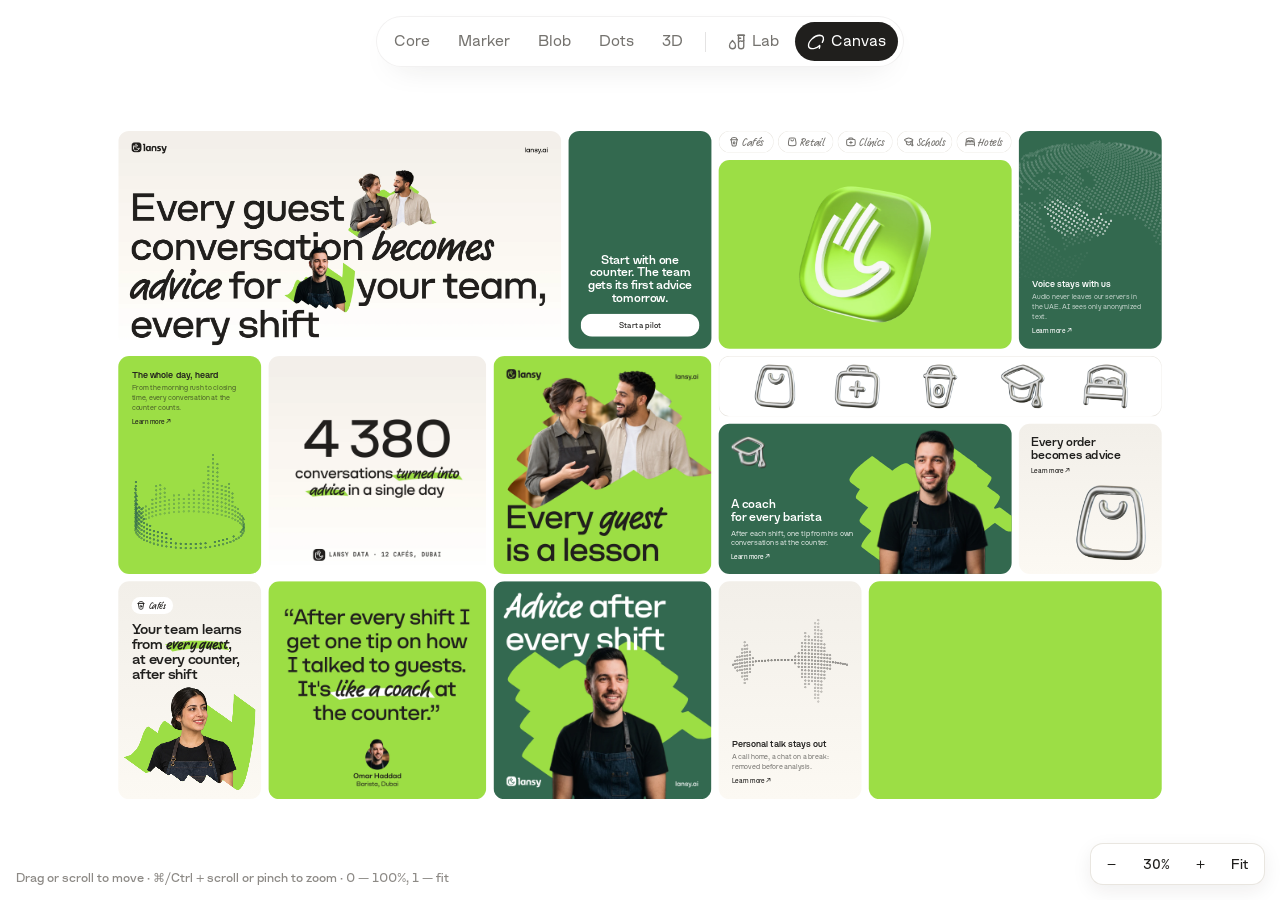
<file: web/labs/canvas.html>
<!doctype html>
<html lang="en">
<head>
<meta charset="utf-8">
<meta name="viewport" content="width=device-width,initial-scale=1,maximum-scale=1,user-scalable=no">
<title>Canvas · Lansy design tools</title>
<link rel="icon" href="../assets/icon/lansy-icon-ink.svg" type="image/svg+xml">
<link rel="stylesheet" href="../page.css?v=18">
<style>@font-face{font-family:Supermarker;src:url(../fonts/Supermarker-BoldItalic.woff2) format("woff2");font-weight:700;font-style:italic;font-display:swap}
/* a Figma-like canvas: the whole "In use" style in one frame, to pan and zoom. Layout on a strict grid, every row edge shared:
   padding 64, gap 24, rows 720; the left half (1464) holds the 720 squares and the 2:1 hero, the right half (1464)
   splits into 472 + 968; then a 472 column for the dots */
html,body{height:100%;margin:0;overflow:hidden;background:#FFFFFF}
body{font-family:Struve,system-ui,sans-serif;-webkit-font-smoothing:antialiased;overscroll-behavior:none}
#view{position:fixed;inset:0;touch-action:none;cursor:default;user-select:none;-webkit-user-select:none}
#view.grab{cursor:grab}#view.grabbing{cursor:grabbing}
#world{position:absolute;left:0;top:0;transform-origin:0 0}
.frame{position:absolute}
.frame>.name{position:absolute;left:0;top:-30px;font:500 15px/1 Struve,sans-serif;color:var(--grey);white-space:nowrap}
.b{position:absolute;overflow:hidden;border-radius:36px;background:var(--sand);color:var(--ink);padding:40px;box-sizing:border-box}
.b img,.b video{display:block}
.b.img{padding:0}.b.img>img{width:100%;height:100%;object-fit:cover}
/* row 1 */
.b.cta{background:var(--green);color:#fff;display:flex;flex-direction:column;justify-content:flex-end;gap:32px;text-align:center}
.b.cta video{position:absolute;height:44.2%;aspect-ratio:1;left:50%;top:4.9%;transform:translateX(-50%)}
.b.cta h4{position:relative;margin:0;font:600 38px/1.1 Struve,sans-serif;letter-spacing:-.01em}
.b.cta .btn{position:relative;display:block;height:76px;border-radius:999px;background:#fff;color:var(--ink);font:500 24px/76px Struve,sans-serif}
.chips{position:absolute;display:flex;gap:14px}
.tab{flex:1;display:inline-flex;align-items:center;justify-content:center;gap:10px;border-radius:999px;font:400 italic 36px/1 Supermarker,Struve,sans-serif;letter-spacing:-.01em;white-space:nowrap}
.tab svg{flex:none;width:34px;height:34px}.tab.on{background:var(--lime)}.tab.plain{color:var(--text2);box-shadow:inset 0 0 0 1.5px var(--line)}
.b.brand{background:var(--lime);padding:0}
.b.brand img{position:absolute;left:50%;top:50%;height:79.2%;transform:translate(-50%,-50%)}
/* row 2 */
.b.story{background:var(--green);color:#fff;display:flex;flex-direction:column;justify-content:space-between}
.b.story .coin{position:relative;z-index:2;height:108px;width:auto;align-self:flex-start}
.b.story .tx{position:relative;z-index:3;max-width:46%}
.b.story h5{margin:0 0 16px;font:600 38px/1.1 Struve,sans-serif;letter-spacing:-.01em}
.b.story p{margin:0;font:400 23px/1.4 Struve,sans-serif;opacity:.85}
.b.story .more,.b.post .more{display:inline-flex;margin-top:22px;font:500 20px/1 Struve,sans-serif}
.b.story .blob{position:absolute;width:62%;right:-6%;top:14%}
.b.story .person{position:absolute;z-index:1;height:96%;right:8%;bottom:0;transform:scaleX(-1)}
.b.post{background:linear-gradient(180deg,#F2EFE9 0%,#FCF9F3 100%)}
.b.post .pt{position:relative;z-index:2;margin:0;font:600 38px/1.1 Struve,sans-serif;letter-spacing:-.01em}
.b.post .ico{position:absolute;height:52%;right:10%;bottom:8%}
.b.rubrics{background:#fff;box-shadow:inset 0 0 0 1.5px var(--line);padding:18px 56px;display:flex;justify-content:space-around;align-items:center;gap:14px}
.b.rubrics img{flex:1;min-width:0;height:150px;object-fit:contain}
/* row 3 */
.b.ph{background:linear-gradient(180deg,#F2EFE9 0%,#FCF9F3 100%);display:grid;place-items:center;color:var(--text2);font-size:18px}
.b.hero{background:var(--lime);display:grid;place-items:center;text-align:center;padding:0}
.b.hero .bg{position:absolute;width:100%;height:100%;left:0;top:0;object-fit:contain;max-width:none}   /* the whole ring, no text */
.b.hero h5{position:relative;z-index:1;margin:0;font:600 58px/1.1 Struve,sans-serif;letter-spacing:-.01em}
.mkl{position:relative;display:inline-block;font-family:Supermarker,Struve,sans-serif;font-style:italic;font-weight:700}
.mkl .ul{position:absolute;left:-.1em;width:calc(100% + .2em);top:.26em;height:.9em;max-width:none;z-index:0}.mkl>span{position:relative;z-index:1}
/* row 4: dots */
.b.dots{background:linear-gradient(180deg,#F2EFE9 0%,#FCF9F3 100%);padding:0;display:flex;flex-direction:column;align-items:stretch}   /* as the landing's privacy cards: the picture, then the text */
.b.dots .il{position:relative;flex:1}.b.dots canvas{position:absolute;inset:0;width:100%;height:100%}
.b.dots .tx{padding:0 44px 44px}.b.dots h3{margin:0;font:600 28px/1.3 Struve,sans-serif}.b.dots p{margin:10px 0 0;font:400 22px/1.45 Struve,sans-serif;color:#75736F}
.b.dots .more{display:inline-flex;margin-top:22px;font:500 20px/1 Struve,sans-serif;color:var(--ink)}
.b.dots.top .tx{padding:44px 44px 0}   /* text on top, the picture below it, bleeding off the bottom */
.b.dots.lime{background:var(--lime)}.b.dots.lime p{color:rgba(32,31,29,.66)}
.b.dots.dark{background:var(--green);color:#fff}.b.dots.dark p{color:rgba(255,255,255,.72)}.b.dots.dark .more{color:#fff}
.b.dots .uae{position:absolute;z-index:1;display:flex;align-items:center;gap:10px;height:46px;padding:0 20px 0 16px;border-radius:999px;background:#fff;color:var(--ink);font:500 19px/1 Struve,sans-serif;white-space:nowrap;transform:translate(22px,-50%);box-shadow:0 10px 24px rgba(32,31,29,.18)}
.b.dots .uae i{width:12px;height:12px;border-radius:50%;background:var(--lime)}
.b.pat{padding:52px 44px}.b.pat canvas{position:absolute;inset:0;width:100%;height:100%}
.b.pat.lime{background:var(--lime)}.b.pat.dark{background:var(--green);color:#fff}.b.pat.card{background:linear-gradient(180deg,#F2EFE9 0%,#FCF9F3 100%)}.b.pat.white{background:#fff;box-shadow:inset 0 0 0 1.5px var(--line)}
.b.pat h4{position:relative;z-index:1;margin:0;font:600 46px/1.08 Struve,sans-serif;letter-spacing:-.015em}
.b.pat .chip{position:relative;z-index:1;display:inline-flex;align-items:center;gap:10px;height:56px;margin-bottom:24px;padding:0 22px 0 16px;border-radius:999px;background:#fff;font:400 italic 30px/1 Supermarker,Struve,sans-serif;letter-spacing:-.01em}   /* the industry chip, as in the chips row */
.b.pat .chip svg{width:30px;height:30px}
.b.pat .num{display:block;margin-bottom:6px;font:600 104px/1 Struve,sans-serif;letter-spacing:-.03em}
/* built as the factoid (canvas/factoid.webp): centred, a big number, one short line, no marker (too small for it) */
.b.pat.fact{text-align:center;padding:64px 32px}.b.pat.fact h4{font:500 31px/1.3 Struve,sans-serif;letter-spacing:-.01em}.b.pat.fact .num{font:500 124px/1 Struve,sans-serif;letter-spacing:-.035em;margin-bottom:22px}
.b.pat footer{position:absolute;z-index:1;left:44px;right:44px;bottom:40px;display:flex;justify-content:space-between;align-items:center;font:500 18px/1 Struve,sans-serif}.b.pat footer img{height:30px;width:auto}
.b.pat .tag{position:absolute;z-index:2;right:16px;top:16px;padding:7px 11px;border-radius:999px;background:rgba(255,255,255,.85);color:var(--grey);font:500 13px/1 "JetBrains Mono",monospace;letter-spacing:.04em;text-transform:uppercase}
.b.dots .cap,.b.ph .cap{position:absolute;left:40px;bottom:36px;font:500 14px/1 "JetBrains Mono",monospace;letter-spacing:.06em;text-transform:uppercase;color:var(--grey)}
/* the UI over the canvas */
.ui{position:fixed;z-index:2;display:flex;align-items:center;gap:2px;padding:4px;border-radius:12px;background:#fff;box-shadow:0 0 0 1px var(--line),0 6px 20px rgba(32,31,29,.08);font:500 13px/1 Struve,sans-serif;color:var(--ink)}
.ui a,.ui button{display:inline-flex;align-items:center;height:32px;padding:0 12px;border:0;border-radius:8px;background:none;color:inherit;font:inherit;text-decoration:none;cursor:pointer}
.ui a:hover,.ui button:hover{background:var(--sand)}
.ui .z{min-width:52px;justify-content:center;font-variant-numeric:tabular-nums}
#tl{left:16px;top:16px}#br{right:16px;bottom:16px}
.embed #tl{display:none}
.clean .ui{display:none}   /* ?clean: no controls, for exporting cards as pictures */
#help{left:16px;bottom:16px;color:var(--grey);background:none;box-shadow:none;padding:0;font-size:12px}
</style>
</head>
<body>
<script src="../nav.js"></script>
<div class="ui" id="br"><button id="zout" aria-label="Zoom out">−</button><button class="z" id="zv" title="Zoom to 100%">100%</button><button id="zin" aria-label="Zoom in">+</button><button id="fit" title="Zoom to fit (1)">Fit</button></div>
<div class="ui" id="help">Drag or scroll to move · ⌘/Ctrl + scroll or pinch to zoom · 0 — 100%, 1 — fit</div>
<div id="view"><div id="world">
<div class="frame" id="f-inuse" style="left:0;top:0;width:3576px;height:2336px">
  <!-- row 1 · y 64 -->
  <div class="b img" style="left:64px;top:64px;width:1464px;height:720px"><img src="canvas/hero.webp" alt="Every guest conversation becomes advice for your team, every shift"></div>
  <article class="b cta" style="left:1552px;top:64px;width:472px;height:720px"><video class="spin" autoplay muted loop playsinline preload="auto" poster="https://pub-f554743e343b4157afc5fa154f4ba787.r2.dev/brand/v1/icon-spin-poster.webp" aria-label="The coffee icon in brushed aluminium, turning"></video><h4>Start with one counter. The team gets its first advice tomorrow.</h4><span class="btn">Start a pilot</span></article>
  <div class="chips" style="left:2048px;top:64px;width:968px;height:72px" id="chips"></div>
  <div class="b brand" style="left:2048px;top:160px;width:968px;height:624px"><img src="3d/renders/lansy-icon-new.webp?v=2" alt="The Lansy icon: lime frosted glass with a porcelain palm"></div>
  <!-- row 2 · y 808 -->
  <div class="b img" style="left:560px;top:808px;width:720px;height:720px"><img src="canvas/factoid.webp" alt="4 380 conversations turned into advice in a single day"></div>
  <div class="b img" style="left:1304px;top:808px;width:720px;height:720px"><img src="canvas/lesson.webp" alt="Every guest is a lesson"></div>
  <article class="b story" style="left:2048px;top:1032px;width:968px;height:496px"><img class="coin" src="3d/renders/rubric-schools-r.webp" alt="The schools icon in brushed aluminium"><div class="tx"><h5>A coach<br>for every barista</h5><p>After each shift, one tip from his own conversations at the counter.</p><span class="more">Learn more ↗</span></div><img class="blob" src="3d/blob-a-lime.svg" alt=""><img class="person" src="../assets/photo/omar-cut.webp" alt="A barista"></article>
  <article class="b post" style="left:3040px;top:1032px;width:472px;height:496px"><p class="pt">Every order<br>becomes advice</p><span class="more">Learn more ↗</span><img class="ico" src="3d/renders/rubric-retail.webp?v=2" alt="The retail icon in brushed aluminium"></article>
  <div class="b rubrics" style="left:2048px;top:808px;width:1464px;height:200px"><img src="3d/renders/rubric-retail.webp?v=2" alt="Retail"><img src="3d/renders/rubric-clinics.webp?v=2" alt="Clinics"><img src="3d/renders/rubric-full.webp" alt="Cafés"><img src="3d/renders/rubric-schools.webp?v=2" alt="Schools"><img src="3d/renders/rubric-hotels.webp?v=2" alt="Hotels"></div>
  <!-- row 3 · y 1552 -->
  <div class="b img" style="left:560px;top:1552px;width:720px;height:720px"><img src="canvas/quote.webp" alt="A barista's quote"></div>
  <div class="b img" style="left:1304px;top:1552px;width:720px;height:720px"><img src="canvas/advice.webp" alt="Advice after every shift"></div>
  <article class="b dots" style="left:2048px;top:1552px;width:472px;height:720px"><div class="il"><canvas id="dots" aria-label="A voice line in dots, on an arc"></canvas></div><div class="tx"><h3>Personal talk stays out</h3><p>A call home, a chat on a break: removed before analysis.</p><span class="more">Learn more ↗</span></div></article>
  <article class="b hero" style="left:2544px;top:1552px;width:968px;height:720px"><video class="bg spin" data-base="https://pub-f554743e343b4157afc5fa154f4ba787.r2.dev/brand/v1/ring-swirl" autoplay muted loop playsinline preload="auto" poster="https://pub-f554743e343b4157afc5fa154f4ba787.r2.dev/brand/v1/ring-swirl-poster.webp" aria-label="Ten aluminium coins with our industry icons, turning one after another round the ring"></video></article>
  <!-- dots: a column of its own on the same rows, x 3040. Technical illustrations (the voice line, the planet) and the pattern
       (the consent screen's orb), each on its own ground; one dot size for the illustrations, the pattern at 1× and 2× -->
  <article class="b dots dark" style="left:3040px;top:64px;width:472px;height:720px"><div class="il"><canvas id="p-uae" aria-label="A dotted map of the Gulf"></canvas></div><div class="tx"><h3>Voice stays with us</h3><p>Audio never leaves our servers in the UAE. AI sees only anonymized text.</p><span class="more">Learn more ↗</span></div></article>
  <!-- the pattern: a static dotted ground for marketing layouts, in the illustrations' dot, spatial: the voice terrain, the dotted blob -->
  <article class="b dots lime top" style="left:64px;top:808px;width:472px;height:720px"><div class="tx"><h3>The whole day, heard</h3><p>From the morning rush to closing time, every conversation at the counter counts.</p><span class="more">Learn more ↗</span></div><div class="il"><canvas id="p-terrain" aria-label="A day of talks: an equalizer of dots closed into a ring"></canvas></div></article>
  <article class="b pat card nofoot" style="left:64px;top:1552px;width:472px;height:720px"><canvas id="p-blobppl" aria-label="A barista coming out of the lime blob"></canvas><span class="chip"><svg viewBox="0 0 24 24" fill="none" stroke="currentColor" stroke-width="2.4" stroke-linecap="round" stroke-linejoin="round" aria-hidden="true"><path d="M5 7L6.7602 17.4048C7.06616 19.2134 7.21914 20.1177 7.76007 20.7417C9.21438 22.4194 14.7856 22.4194 16.2399 20.7417C16.7809 20.1177 16.9338 19.2134 17.2398 17.4048L19 7"/><path d="M5 7L5.74278 5.2876C6.35168 3.88385 6.65613 3.18197 7.29101 2.7856C8.88049 1.79324 14.9452 1.68444 16.709 2.7856C17.3439 3.18197 17.6483 3.88385 18.2572 5.2876L19 7"/><path d="M4 7H20"/><ellipse cx="12" cy="14.5" rx="2" ry="2.5"/></svg>Cafés</span><h4>Your team learns<br>from <span class="mkl"><img class="ul" src="3d/underline-lime.svg" alt=""><span>every guest</span></span>,<br>at every counter,<br>after shift</h4></article>
</div>
</div></div>
<script>if(window.top!==window.self)document.documentElement.classList.add('embed');</script>
<script>if(new URLSearchParams(location.search).has('clean'))document.documentElement.classList.add('clean');</script>
<script src="canvas/land.js?v=2"></script>
<script>
// the industry chips, as in the lab's bento (Hugeicons, stroke matched to the Supermarker stem)
(()=>{const I={
  'Cafés':[24,'<path d="M5 7L6.7602 17.4048C7.06616 19.2134 7.21914 20.1177 7.76007 20.7417C9.21438 22.4194 14.7856 22.4194 16.2399 20.7417C16.7809 20.1177 16.9338 19.2134 17.2398 17.4048L19 7"/><path d="M5 7L5.74278 5.2876C6.35168 3.88385 6.65613 3.18197 7.29101 2.7856C8.88049 1.79324 14.9452 1.68444 16.709 2.7856C17.3439 3.18197 17.6483 3.88385 18.2572 5.2876L19 7"/><path d="M4 7H20"/><ellipse cx="12" cy="14.5" rx="2" ry="2.5"/>'],
  'Retail':[18,'<path d="M2.49264 9.75848C2.75543 7.50675 3.1394 5.81838 3.49547 4.61888C3.78746 3.63533 3.93344 3.14356 4.53212 2.69678C5.1308 2.25 5.74273 2.25 6.96657 2.25H11.0335C12.2573 2.25 12.8693 2.25 13.4679 2.69678C14.0666 3.14356 14.2126 3.63533 14.5046 4.61888C14.8607 5.81838 15.2446 7.50675 15.5074 9.75848C15.8171 12.4123 15.9719 13.7392 15.077 14.7446C14.1821 15.75 12.7319 15.75 9.8313 15.75H8.1687C5.26817 15.75 3.81789 15.75 2.92298 14.7446C2.02808 13.7392 2.18294 12.4123 2.49264 9.75848Z"/><path d="M6.75 5.25C6.75 6.49264 7.75732 7.5 9 7.5C10.2427 7.5 11.25 6.49264 11.25 5.25"/>'],
  'Clinics':[24,'<path d="M2 12.5625C2 9.46891 2 7.92211 3.02513 6.96106C4.05025 6 5.70017 6 9 6H15C18.2998 6 19.9497 6 20.9749 6.96106C22 7.92211 22 9.46891 22 12.5625V14.4375C22 17.5311 22 19.0779 20.9749 20.0389C19.9497 21 18.2998 21 15 21H9C5.70017 21 4.05025 21 3.02513 20.0389C2 19.0779 2 17.5311 2 14.4375V12.5625Z"/><path d="M9 13.5H15M12 10.5L12 16.5"/><path d="M17 6C17 3.518 16.482 3 14 3H10C7.518 3 7 3.518 7 6"/>'],
  'Schools':[18,'<path d="M1.49805 5.99958C1.49805 7.00606 7.57023 9.75012 8.98878 9.75012C10.4074 9.75012 16.4796 7.00606 16.4796 5.99958C16.4796 4.99309 10.4074 2.24902 8.98878 2.24902C7.57023 2.24902 1.49805 4.99309 1.49805 5.99958Z"/><path d="M4.49414 8.25L5.43261 12.6001C5.49689 12.8981 5.64527 13.1765 5.89272 13.3541C7.55902 14.5499 10.4181 14.5499 12.0844 13.3541C12.3319 13.1765 12.4803 12.8981 12.5446 12.6001L13.483 8.25"/><path d="M15.3576 7.12451V12.3753M15.3576 12.3753C14.7643 13.4602 14.502 14.0415 14.2355 15.0007C14.1777 15.342 14.2236 15.514 14.4585 15.6667C14.5539 15.7287 14.6686 15.7508 14.7823 15.7508H15.9213C16.0423 15.7508 16.1645 15.7255 16.2642 15.6567C16.4826 15.5059 16.5387 15.3405 16.4796 15.0007C16.246 14.11 15.9485 13.5011 15.3576 12.3753Z"/>'],
  'Hotels':[24,'<path d="M22 17.5H2"/><path d="M22 21V16C22 14.1144 22 13.1716 21.4142 12.5858C20.8284 12 19.8856 12 18 12H6C4.11438 12 3.17157 12 2.58579 12.5858C2 13.1716 2 14.1144 2 16V21"/><path d="M11 12V10.2134C11 9.83272 10.9428 9.70541 10.6497 9.55538C10.0395 9.24292 9.29865 9 8.5 9C7.70135 9 6.96055 9.24292 6.35025 9.55538C6.05721 9.70541 6 9.83272 6 10.2134L6 12"/><path d="M18 12V10.2134C18 9.83272 17.9428 9.70541 17.6497 9.55538C17.0395 9.24292 16.2987 9 15.5 9C14.7013 9 13.9605 9.24292 13.3503 9.55538C13.0572 9.70541 13 9.83272 13 10.2134L13 12"/><path d="M21 12V7.36057C21 6.66893 21 6.32311 20.8079 5.99653C20.6157 5.66995 20.342 5.50091 19.7944 5.16283C17.5869 3.79978 14.8993 3 12 3C9.10067 3 6.41314 3.79978 4.20558 5.16283C3.65804 5.50091 3.38427 5.66995 3.19213 5.99653C3 6.32311 3 6.66893 3 7.36057V12"/>']};
  document.getElementById('chips').innerHTML=Object.entries(I).map(([n,[g,p]],i)=>`<span class="tab plain"><svg viewBox="0 0 ${g} ${g}" fill="none" stroke="currentColor" stroke-width="${2.4*g/24}" stroke-linecap="round" stroke-linejoin="round" aria-hidden="true">${p}</svg>${n}</span>`).join('');})();

// the CTA's turning icon: WebM with alpha for Chrome and Firefox, HEVC with alpha (.mov) for Safari
document.querySelectorAll('video.spin').forEach(v=>{const ua=navigator.userAgent, safari=/Safari/.test(ua)&&!/Chrome|Chromium|Android/.test(ua);
  v.src=(v.dataset.base||'https://pub-f554743e343b4157afc5fa154f4ba787.r2.dev/brand/v1/icon-spin')+'.'+(safari?'mov':'webm'); v.play().catch(()=>{});});   // videos live on Cloudflare R2

// the canvas: pan by drag or scroll, zoom with ⌘/Ctrl + scroll, pinch (trackpad, touch, Safari gestures) or the buttons, around the
// cursor; 0 = 100 %, 1 = fit (as in Figma). The view is kept in the URL hash, so a reload lands where you were
const view=document.getElementById('view'), world=document.getElementById('world'), zv=document.getElementById('zv');
const MIN=.05, MAX=8; let x=0, y=0, k=1;
function apply(){world.style.transform=`translate(${x}px,${y}px) scale(${k})`; zv.textContent=Math.round(k*100)+'%';
  clearTimeout(apply.t); apply.t=setTimeout(()=>history.replaceState(null,'',`#${Math.round(x)},${Math.round(y)},${k.toFixed(3)}`),250); dots.resize();}
function zoomAt(f,cx,cy){const nk=Math.min(MAX,Math.max(MIN,k*f)); x=cx-(cx-x)*nk/k; y=cy-(cy-y)*nk/k; k=nk; apply();}
function fit(){const fr=[...world.children], W=Math.max(...fr.map(f=>f.offsetLeft+f.offsetWidth)), H=Math.max(...fr.map(f=>f.offsetTop+f.offsetHeight)), p=72;
  k=Math.min((innerWidth-2*p)/W,(innerHeight-2*p-40)/(H+30)); x=(innerWidth-W*k)/2; y=(innerHeight-H*k)/2+15; apply();}
view.addEventListener('wheel',e=>{e.preventDefault();
  if(e.ctrlKey||e.metaKey)zoomAt(Math.exp(-e.deltaY*(e.deltaMode?.05:.0025)*(e.ctrlKey&&!e.metaKey&&Math.abs(e.deltaY)<50?4:1)),e.clientX,e.clientY);
  else{x-=e.shiftKey&&!e.deltaX?e.deltaY:e.deltaX; y-=e.shiftKey&&!e.deltaX?0:e.deltaY; apply();}},{passive:false});
// Safari's trackpad pinch
let gk=1; addEventListener('gesturestart',e=>{e.preventDefault(); gk=1;}); addEventListener('gesturechange',e=>{e.preventDefault(); zoomAt(e.scale/gk,e.clientX,e.clientY); gk=e.scale;});
// pointers: one drags, two pinch
const P=new Map(); let last=null;
view.addEventListener('pointerdown',e=>{view.setPointerCapture(e.pointerId); P.set(e.pointerId,[e.clientX,e.clientY]); view.classList.add('grabbing'); last=null; e.preventDefault();});
view.addEventListener('pointermove',e=>{if(!P.has(e.pointerId))return; const p0=P.get(e.pointerId);
  if(P.size===1){x+=e.clientX-p0[0]; y+=e.clientY-p0[1]; P.set(e.pointerId,[e.clientX,e.clientY]); apply(); return;}
  P.set(e.pointerId,[e.clientX,e.clientY]); const [a,b]=[...P.values()], d=Math.hypot(a[0]-b[0],a[1]-b[1]), m=[(a[0]+b[0])/2,(a[1]+b[1])/2];
  if(last){x+=m[0]-last.m[0]; y+=m[1]-last.m[1]; zoomAt(d/last.d,m[0],m[1]);} last={d,m};});
const up=e=>{P.delete(e.pointerId); last=null; if(!P.size)view.classList.remove('grabbing');};
view.addEventListener('pointerup',up); view.addEventListener('pointercancel',up);
addEventListener('keydown',e=>{if(e.target.closest('input,textarea'))return; const c=[innerWidth/2,innerHeight/2];
  if(e.key==='0'&&!e.metaKey&&!e.ctrlKey){x=c[0]-(c[0]-x)/k; y=c[1]-(c[1]-y)/k; k=1; apply();}
  else if(e.key==='1'||e.key==='!'){fit();}
  else if(e.key==='='||e.key==='+'){e.preventDefault(); zoomAt(1.25,...c);} else if(e.key==='-'||e.key==='_'){e.preventDefault(); zoomAt(.8,...c);}
  else if(e.code==='Space')view.classList.add('grab');});
addEventListener('keyup',e=>{if(e.code==='Space')view.classList.remove('grab');});
document.getElementById('zin').onclick=()=>zoomAt(1.25,innerWidth/2,innerHeight/2);
document.getElementById('zout').onclick=()=>zoomAt(.8,innerWidth/2,innerHeight/2);
document.getElementById('fit').onclick=fit;
zv.onclick=()=>{const c=[innerWidth/2,innerHeight/2]; x=c[0]-(c[0]-x)/k; y=c[1]-(c[1]-y)/k; k=1; apply();};

// the dots: every dotted picture is a painter on its own canvas, sized by the block's layout box (not the zoomed one) and drawn at
// a resolution that follows the zoom. Our blocks are ~1.6× the landing's cards, so its dot (2.4 px) and pitches scale by DOT
const DOT=1.6, RAD=Math.PI/180;
const painters=[];
function painter(id,setup,draw){const cv=document.getElementById(id); if(!cv)return; const p={cv,ctx:cv.getContext('2d'),setup,draw,d:0}; painters.push(p);}
var dots={resize(){const nd=Math.min(4,Math.max(1,Math.ceil(k*(devicePixelRatio||1)*2)/2));
  for(const p of painters){if(p.d===nd)continue; p.d=nd; p.W=p.cv.offsetWidth; p.H=p.cv.offsetHeight; p.cv.width=p.W*nd; p.cv.height=p.H*nd; p.ctx.setTransform(nd,0,0,nd,0,0); try{p.setup(p);}catch(e){p.broken=true; console.error(p.cv.id,e);}}}};   // one broken picture never stops the others
const disc=(c,x,y,r)=>{c.beginPath(); c.arc(x,y,r,0,7); c.fill();};

// 1 · the voice line (technical illustration, Card): one dot ~7 px apart, laid on an arc as if it ran around the planet
painter('dots',p=>{const S=110*RAD, G=7*DOT; p.S=S; p.G=G; p.Rx=(p.W-96)/2/Math.sin(S/2); p.n=Math.floor(S/(G/p.Rx)); p.rows=Math.min(16,Math.floor((p.H-80)/G/2));},
(p,t)=>{const c=p.ctx, {W,H,S,G,Rx,n,rows}=p, TILT=.16, R0=2.4*DOT; c.clearRect(0,0,W,H); c.fillStyle='#201F1D'; const cy=Math.round(H*.5);
  for(let i=0;i<=n;i++){const u=i/n, th=-S/2+u*S, z=Math.cos(th), x=W/2+Rx*Math.sin(th), base=cy+TILT*Rx*(1-z);
    const phrase=Math.max(0,Math.sin(u*Math.PI*3.2+t/1700))**.7, swell=Math.sin(Math.PI*u)**.8;
    const syl=.35+.65*Math.abs(Math.sin(i*.83+t/240)*.6+Math.sin(i*.29-t/430)*.4), amp=phrase*swell*syl*rows;
    for(let r=-Math.floor(amp);r<=Math.floor(amp);r++){const vz=1-Math.abs(r)/(rows+1); c.globalAlpha=.12+.3*vz*(.35+.65*z); disc(c,x,base+r*G,R0);}
    if(amp<1){c.globalAlpha=.12*(.5+.5*z); disc(c,x,base,R0);}}
  c.globalAlpha=1;});

// 2 · the planet (technical illustration, Primary Dark): the same dotted land, white on the dark, slowly turning (a turn in
// two minutes); land points on a Fibonacci sphere ~9 px apart (× DOT), the same 2.4 px dot, depth in alpha
const isLand=(lat,lon)=>{const c=Math.floor((lon/RAD+180)/2.5), r=Math.floor((90-lat/RAD)/2.5)-4; return r>=0&&r<ROWS.length&&ROWS[r][((c%COLS)+COLS)%COLS]==='1';};
function planet(id,col,a0,a1,top){painter(id,p=>{p.R=p.W*.95; p.CX=p.W/2; p.CY=p.H*(top??1)+p.R*.08; p.pts=[]; const step=9*DOT, N=Math.round(4*Math.PI*p.R*p.R/(step*step)), ga=Math.PI*(3-Math.sqrt(5));
  for(let i=0;i<N;i++){const lat=Math.asin(1-2*(i+.5)/N), lon=((i*ga)%(2*Math.PI))-Math.PI; if(isLand(lat,lon))p.pts.push([lat,lon]);}},
(p,t)=>{const c=p.ctx, {W,H,R,CX,CY}=p, lon0=(40*RAD+t/120000*2*Math.PI)%(2*Math.PI), lat0=-10*RAD, sl=Math.sin(lat0), cl0=Math.cos(lat0);
  c.clearRect(0,0,W,H); c.fillStyle=col;
  for(const [la,lo] of p.pts){const dl=lo-lon0, cl=Math.cos(la), z=sl*Math.sin(la)+cl0*cl*Math.cos(dl); if(z<=0)continue;
    const x=CX+R*cl*Math.sin(dl), y=CY-R*(cl0*Math.sin(la)-sl*cl*Math.cos(dl)); if(y>H+4||y<-4)continue;
    c.globalAlpha=a0+a1*z; disc(c,x,y,2.4*DOT);}
  c.globalAlpha=1;});}
// 2 · a day of conversations (technical illustration, Lime, in Primary Dark): a ring of 24 hours lying in space, slowly turning; from it rise
// columns of the same dot — the voice line wrapped round the day: busy hours tall, the night quiet, syllables flickering;
// depth in alpha, the back of the ring fading
painter('p-terrain',p=>{p.R=p.W*.38; p.cx=p.W/2; p.cy=p.H*.7; p.n=Math.round(2*Math.PI*p.R/(PITCH*1.15));},
(p,t)=>{const c=p.ctx, {W,H,R,cx,cy,n}=p, TILT=.34, spin=t/1000*2*Math.PI/90, G=PITCH*.95, cols=[];
  c.clearRect(0,0,W,H); c.fillStyle='#33694F';   // Primary Dark on Lime
  for(let i=0;i<n;i++){const a=i/n*2*Math.PI, hr=(i/n)*24, th=a+spin, x=cx+R*Math.sin(th), z=Math.cos(th), y=cy+R*TILT*z;
    // the day's load: a morning and an evening rush, quiet at night; speech flicker on top
    const load=.08+Math.exp(-(((hr-9.5)/2.2)**2))+.85*Math.exp(-(((hr-18.5)/2.6)**2))+.45*Math.exp(-(((hr-13.5)/1.6)**2));
    const syl=.35+.65*Math.abs(Math.sin(i*.83+t/240)*.6+Math.sin(i*.29-t/430)*.4), m=Math.round(13*Math.min(1.2,load)*syl);
    cols.push([z,x,y,m]);}
  cols.sort((a,b)=>a[0]-b[0]);   // back first
  for(const [z,x,y,m] of cols){const d=.5+.5*z;
    c.globalAlpha=.3+.35*d; disc(c,x,y,R1);                                   // the ring itself
    for(let k=1;k<=m;k++){c.globalAlpha=(.45+.55*d)*(.75+.25*k/13); disc(c,x,y-k*G,R1);}}
  c.globalAlpha=1;});


// the pattern: static dotted grounds for marketing layouts, drawn once per size (no motion). The illustrations' dot (2.4 px × DOT,
// ~9 px pitch × DOT on the surface), spatial: each is a surface in 3D, its depth in alpha. size 2 doubles the dot and its pitch
const R1=2.4*DOT, PITCH=9*DOT;
function still(id,col,draw){painter(id,p=>{const c=p.ctx; c.clearRect(0,0,p.W,p.H); c.fillStyle=col; draw(p,c); c.globalAlpha=1;
  if(p.cv.closest('.nofoot'))return;
  // the footer (logo, site) stays legible: the pattern thins out under it, never quite gone
  c.globalCompositeOperation='destination-out'; const g=c.createLinearGradient(0,p.H-190,0,p.H-70); g.addColorStop(0,'rgba(32,31,29,0)'); g.addColorStop(1,'rgba(32,31,29,.82)');
  c.fillStyle=g; c.fillRect(0,p.H-190,p.W,190); c.globalCompositeOperation='source-over';},()=>{}); painters[painters.length-1].still=true;}
// 2b · the Gulf on the globe, still, as the landing's globe opens: a Fibonacci sphere of dots (its slanted rows), land from
// the landing's masks (the fine Gulf one where it reaches, the coarse world one beyond), the GCC strong, other land faint, the
// sea empty; the sphere large enough that its curve shows — land squeezes and dims toward the limb. The map on top, the text below
still('p-uae','#FFFFFF',(p,c)=>{const cell=(lat,lon)=>{const q=Math.floor((lon/RAD-GEO.lon0)/GEO.step), r=Math.floor((GEO.lat1-lat/RAD)/GEO.step); return q<0||r<0||q>=GEO.cols||r>=GEO.rows?-1:r*GEO.cols+q;},
    bit=(m,i)=>(m[i>>3]>>(7-(i&7)))&1;
  const lat0=-12*RAD, lon0=52*RAD, GR=p.W*1.3, GX=p.W*.5, GY=p.H*.07+GR, sl=Math.sin(lat0), cl0=Math.cos(lat0);   // the view looks below the Gulf, so it sits up by the globe's top limb
  const sp=PITCH/GR, N=Math.round(4*Math.PI/(sp*sp)), ga=Math.PI*(3-Math.sqrt(5));
  for(let i=0;i<N;i++){const la=Math.asin(1-2*(i+.5)/N), lo=((i*ga)%(2*Math.PI))-Math.PI, dl=lo-lon0, cl=Math.cos(la), z=sl*Math.sin(la)+cl0*cl*Math.cos(dl); if(z<=0)continue;
    const x=GX+GR*cl*Math.sin(dl), y=GY-GR*(cl0*Math.sin(la)-sl*cl*Math.cos(dl)); if(x<-9||x>p.W+9||y<-9||y>p.H+9)continue;
    const ci=cell(la,lo), land=ci>=0?bit(LANDM,ci):isLand(la,lo); if(!land)continue;
    c.globalAlpha=(ci>=0&&bit(GCCM,ci)?.75:.22)*(.35+.65*z); disc(c,x,y,R1);}});

var PPL={h:70.5,x:51,y:24};   // the barista: height (% of the card), centre x (%), nudge y (%) — set with the knobs

// 3 · the blob technique (the lab's posts): blob B in lime; the barista comes out of it — inside the blob she shows, below its
// edge she's cut by it, above its top edge (her head) nothing clips
(()=>{const bl=new Image(), pp=new Image(); let n=0; const go=()=>{if(++n<2)return;
  still('p-blobppl','#9CDE45',(p,c)=>{const d=p.cv.width/p.W, W=p.W, H=p.H, bw=W*.94, bh=bw*bl.naturalHeight/bl.naturalWidth, bx=(W-bw)/2, by=H*.965-bh;
    const K=PPL, ph=H*K.h/100, pw=ph*pp.naturalWidth/pp.naturalHeight, px=W*K.x/100-pw/2, py=by+bh*.97-ph+H*K.y/100;   // PPL: the knobs
    const L=(f)=>{const z=document.createElement('canvas'); z.width=p.cv.width; z.height=p.cv.height; const g=z.getContext('2d',{willReadFrequently:true}); g.setTransform(d,0,0,d,0,0); f(g); return [z,g];};
    const [mz,mg]=L(g=>g.drawImage(bl,bx,by,bw,bh));                                  // the blob's own mask
    const [pz,pg]=L(g=>g.drawImage(pp,px,py,pw,ph));                                  // the person
    const M=mg.getImageData(0,0,mz.width,mz.height).data, Pi=pg.getImageData(0,0,pz.width,pz.height), Pd=Pi.data, w=mz.width, h=mz.height;
    for(let x=0;x<w;x++){let top=-1; for(let y=0;y<h;y++)if(M[(y*w+x)*4+3]>128){top=y;break;}
      for(let y=0;y<h;y++){const o=(y*w+x)*4; if(!Pd[o+3])continue; const inside=M[o+3]>128; if(top<0||(y>=top&&!inside))Pd[o+3]=0;}}   // out of the blob only upward
    pg.putImageData(Pi,0,0);
    c.save(); c.setTransform(1,0,0,1,0,0); c.globalAlpha=1;
    c.drawImage(mz,0,0); c.globalCompositeOperation='source-in'; c.fillStyle='#9CDE45'; c.fillRect(0,0,w,h); c.globalCompositeOperation='source-over';
    c.drawImage(pz,0,0); c.restore();});
  dots.resize();}; bl.onload=pp.onload=go; bl.src='canvas/blob-b.svg'; pp.src='canvas/barista-new.webp';})();

dots.resize();
const stillMotion=matchMedia('(prefers-reduced-motion:reduce)').matches;
(function frame(t){for(const p of painters)if(!p.still&&!p.broken)try{p.draw(p,t);}catch(e){p.broken=true; console.error(p.cv.id,e);} if(!stillMotion)requestAnimationFrame(frame);})(0);

const h=location.hash.slice(1).split(',').map(Number);
if(h.length===3&&h.every(v=>isFinite(v))){[x,y,k]=h; apply();} else fit();
addEventListener('resize',()=>{if(!location.hash)fit();});
</script>
</body>
</html>
</file>
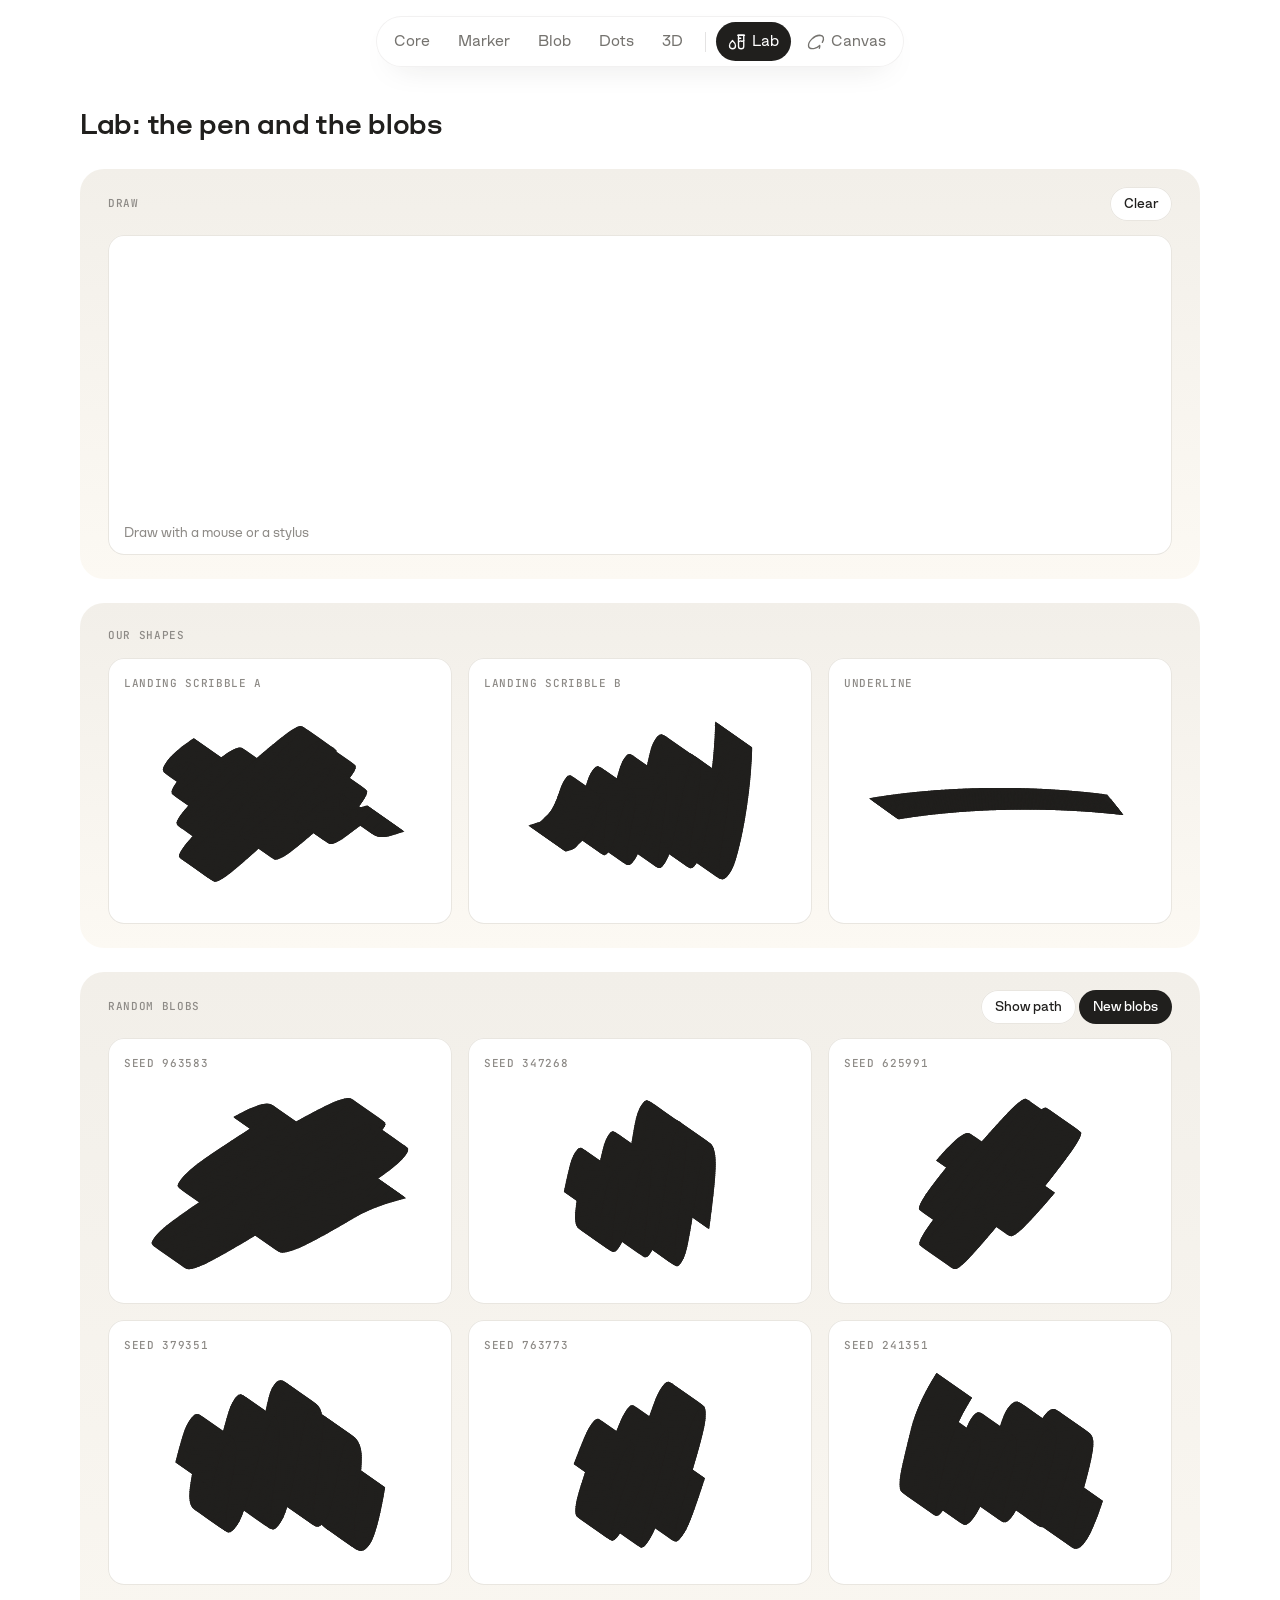
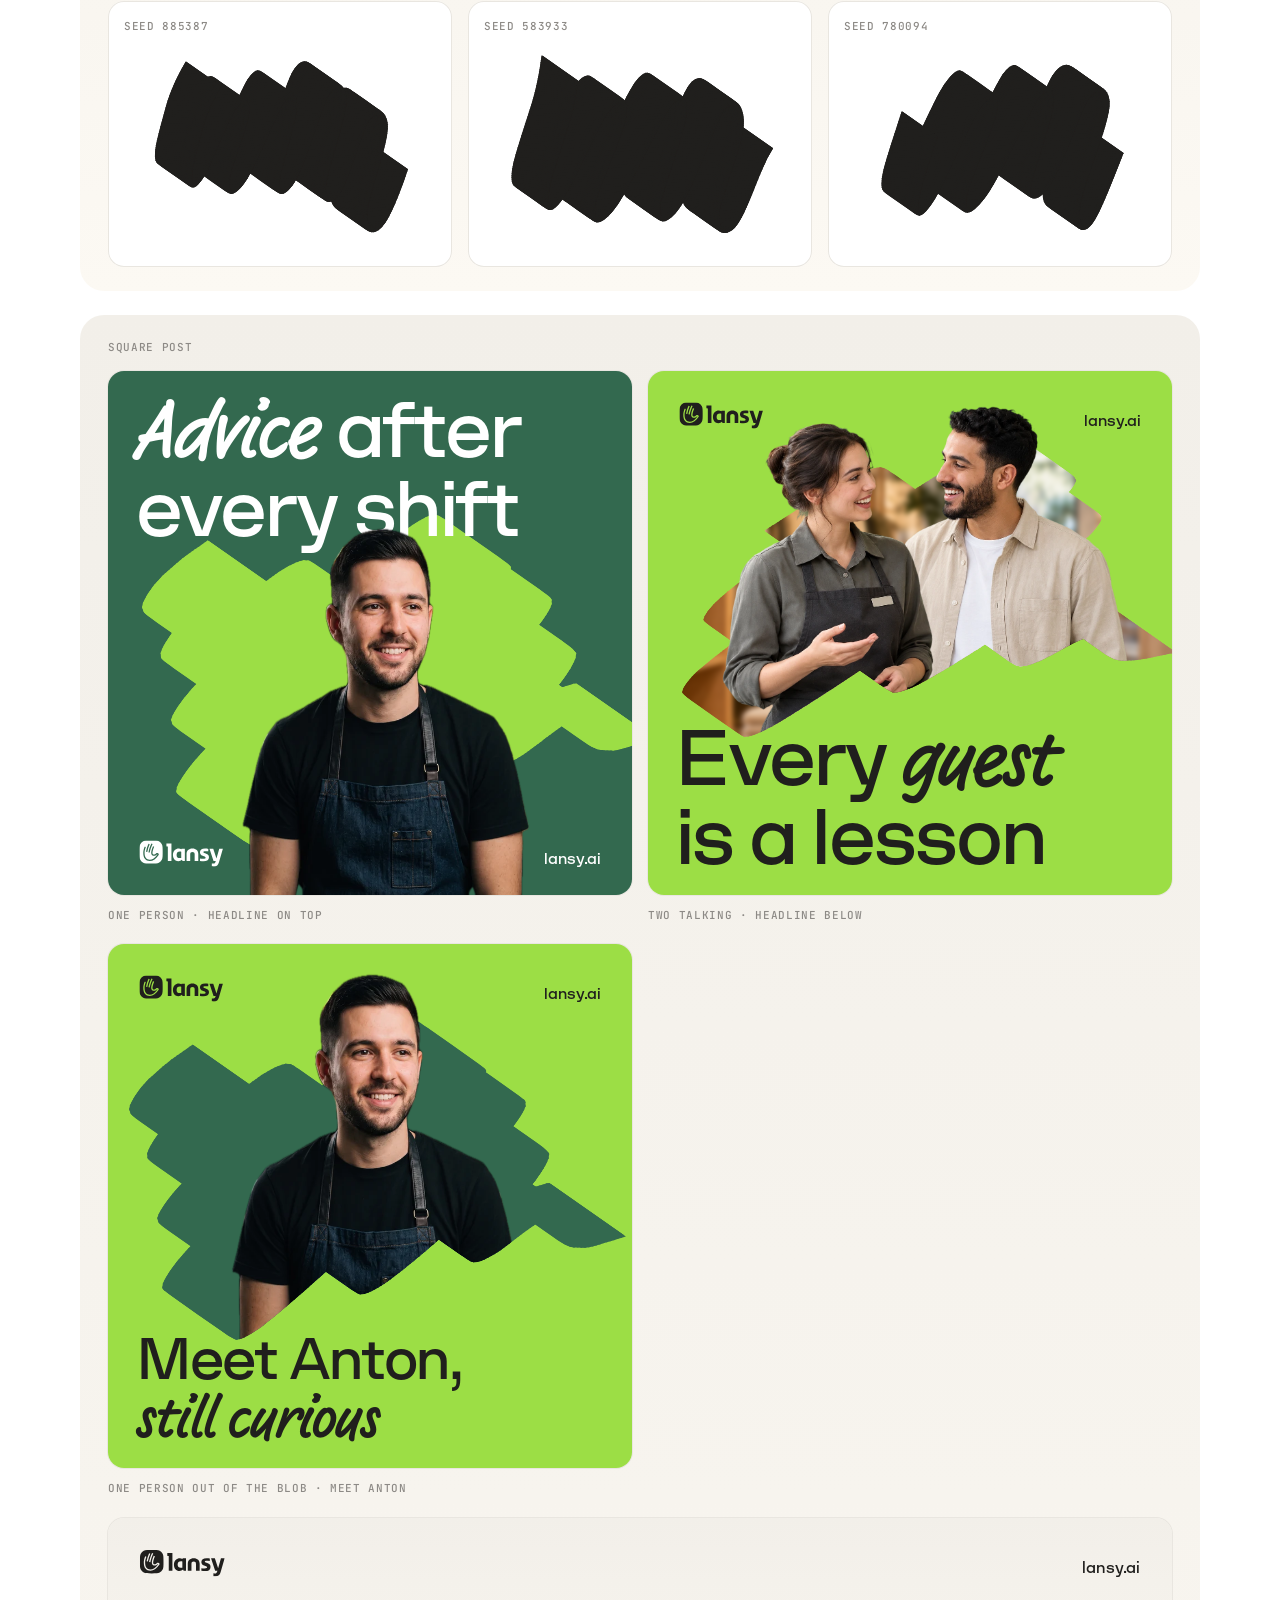
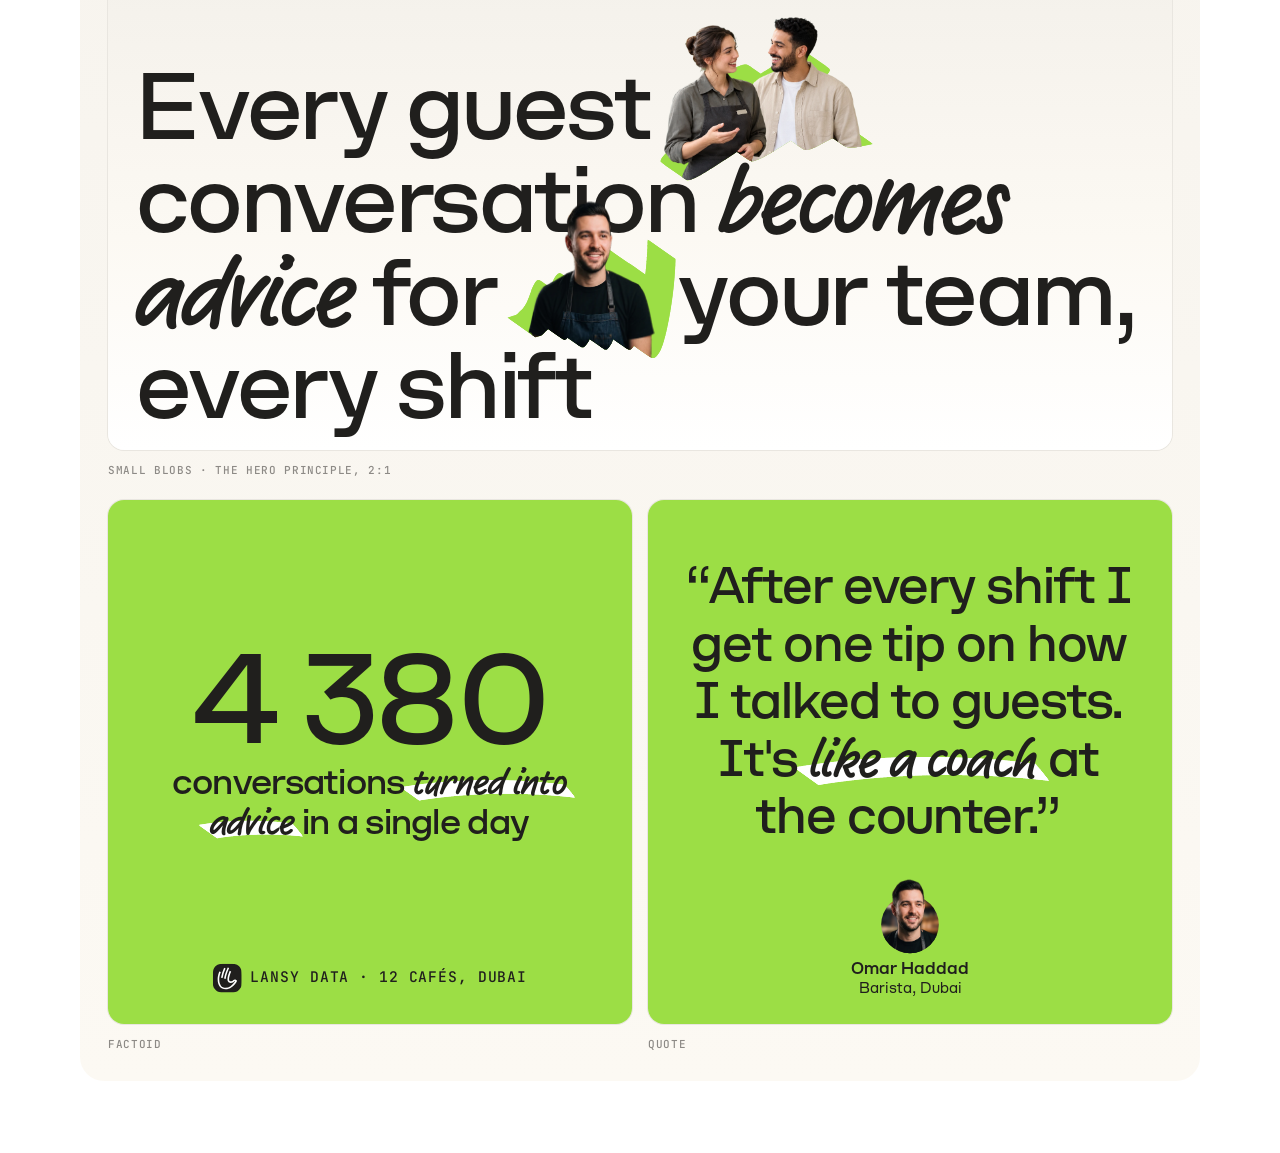
<file: web/labs/line-lab.html>
<!doctype html>
<html lang="en">
<head>
<meta charset="utf-8">
<meta name="viewport" content="width=device-width,initial-scale=1">
<title>Lab · Lansy design tools</title>
<link rel="icon" href="../assets/icon/lansy-icon-ink.svg" type="image/svg+xml">
<link href="https://fonts.googleapis.com/css2?family=JetBrains+Mono:wght@500&display=swap" rel="stylesheet">
<style>
@font-face{font-family:Struve;src:url(../fonts/Struve-Regular.woff2) format('woff2');font-weight:400;font-display:swap}
@font-face{font-family:Struve;src:url(../fonts/Struve-Medium.woff2) format('woff2');font-weight:500;font-display:swap}
@font-face{font-family:Struve;src:url(../fonts/Struve-Semibold.woff2) format('woff2');font-weight:600;font-display:swap}
@font-face{font-family:Supermarker;src:url(../fonts/Supermarker-MediumItalic.woff2) format('woff2');font-weight:500;font-style:italic;font-display:swap}
@font-face{font-family:Supermarker;src:url(../fonts/Supermarker-Italic.woff2) format('woff2');font-weight:400;font-style:italic;font-display:swap}
:root{--ink:#201F1D;--text2:#75736F;--grey:#8D8A86;--line:#E9E6E0;--sand:#F2EFE9;--paper:#FCF9F3;--n-card:linear-gradient(180deg,#F2EFE9 0%,#FCF9F3 100%)}
*{box-sizing:border-box;margin:0}
*,::before,::after{font-feature-settings:'ss10'}
body{background:#fff;color:var(--ink);font-family:Struve,system-ui,sans-serif;font-size:15px;line-height:1.45;-webkit-font-smoothing:antialiased}
.lbl{font:500 11px/1.6 "JetBrains Mono",monospace;letter-spacing:.06em;text-transform:uppercase;color:var(--grey)}
.app{max-width:1200px;margin:0 auto}
.head .back{display:inline-block;margin-bottom:14px;color:var(--text2);text-decoration:none}.head h1{font-size:28px;font-weight:600;letter-spacing:-.01em}
.btn{height:34px;padding:0 14px;border-radius:999px;border:0;background:var(--ink);color:#fff;font:500 13px Struve,sans-serif;cursor:pointer}
.btn.ghost{background:#fff;color:var(--ink);box-shadow:inset 0 0 0 1px var(--line)}

.stage{padding:104px 40px 72px;display:flex;flex-direction:column;gap:24px}
.card{border-radius:24px;background:var(--n-card);padding:24px 28px;position:relative}
.card>.lbl{display:block;margin-bottom:14px}
.padhd{display:flex;align-items:center;justify-content:space-between;margin:-6px 0 14px}.padhd .lbl{margin:0}
.pad{position:relative;height:320px;border-radius:16px;background:#fff;box-shadow:inset 0 0 0 1px var(--line);touch-action:none;cursor:crosshair;overflow:hidden}
.pad canvas{position:absolute;inset:0;width:100%;height:100%}
.pad .tip{position:absolute;left:16px;bottom:12px;font-size:13px;color:var(--grey);pointer-events:none}
.tiles{display:grid;grid-template-columns:repeat(3,1fr);gap:16px}
.tile{border-radius:16px;background:#fff;box-shadow:inset 0 0 0 1px var(--line);padding:14px 16px 10px}
.tile canvas{display:block;width:100%;height:220px}
.scenes figure.wide{grid-column:1/-1}.scenes figure.wide .sq{aspect-ratio:2/1}
.scenes{display:grid;grid-template-columns:repeat(2,1fr);gap:16px}.scenes figure{margin:0;position:relative}
/* a post's settings hide behind a button that shows on hover (always on touch); the panel floats over the post */
.gear{position:absolute;top:12px;right:12px;z-index:3;height:34px;padding:0 14px;border-radius:999px;border:0;background:rgba(255,255,255,.92);box-shadow:0 1px 0 var(--line),0 6px 20px rgba(32,31,29,.12);font:500 13px Struve,sans-serif;color:var(--ink);cursor:pointer;opacity:0;transition:opacity .15s}
.scenes figure:hover .gear{opacity:1}@media (hover:none){.gear{opacity:1}}
/* the panel docks to the bottom of the screen, so the post stays in view while it is tuned */
.scenes figure .knobs{display:none;position:fixed;left:0;right:0;bottom:0;z-index:20;max-height:42vh;overflow:auto;padding:14px max(24px,calc((100vw - 1200px)/2 + 40px)) 18px;border-radius:20px 20px 0 0;background:#fff;box-shadow:0 0 0 1px var(--line),0 -12px 36px rgba(32,31,29,.14);gap:4px 28px}
.khead{flex:1 1 100%;display:flex;align-items:center;gap:8px;margin-bottom:6px}.khead .lbl{margin-right:auto}.kcopy{height:32px;padding:0 14px;border-radius:999px;border:1px solid var(--line);background:#fff;color:var(--ink);font:inherit;cursor:pointer}.kclose{height:32px;padding:0 14px;border-radius:999px;border:0;background:var(--ink);color:#fff;font:500 13px Struve,sans-serif;cursor:pointer}
.scenes figure.open .knobs{display:flex}.scenes figure.open .knobs .f{flex:1 1 calc(50% - 14px)}.scenes figure.open .knobs .prow{flex:1 1 100%}
@media (max-width:700px){.scenes figure.open .knobs .f{flex:1 1 100%}}.scenes figcaption{margin:12px 0 4px}
.sq{display:block;width:100%;aspect-ratio:1;border-radius:16px;box-shadow:0 0 0 1px var(--line)}
.postctl{display:flex;flex-direction:column;gap:10px;margin-bottom:18px}.postctl .row{display:flex;align-items:center;gap:12px;color:var(--text2);font-size:13px}.postctl .row>span{flex:0 0 72px}
.postctl input[type=text]{flex:1;max-width:520px;height:34px;padding:0 12px;border-radius:10px;border:0;box-shadow:inset 0 0 0 1px var(--line);background:#fff;font:400 14px Struve,sans-serif;color:var(--ink)}
.seg{display:flex;flex-wrap:wrap;gap:6px}.seg button{height:30px;padding:0 12px;border-radius:999px;border:0;background:#fff;box-shadow:inset 0 0 0 1px var(--line);font:500 13px Struve,sans-serif;color:var(--ink);cursor:pointer}.seg button.on{background:var(--ink);color:#fff;box-shadow:none}
.knobs{display:flex;flex-wrap:wrap;gap:4px 20px}.knobs .f{flex:1 1 100%}.knobs .prow{flex:1 1 100%;display:flex;align-items:center;gap:8px;margin:2px 0 4px;color:var(--text2);font-size:13px}.prow>span{flex:0 0 72px}.f{display:flex;align-items:center;gap:8px;color:var(--text2);font-size:13px}.f span{flex:0 0 72px}#k-all .f{flex:none}.f input{flex:1;min-width:0;accent-color:var(--ink)}.f output{font:500 11px "JetBrains Mono",monospace;min-width:24px}
@media (max-width:1000px){.tiles,.scenes{grid-template-columns:1fr}.tile canvas{height:260px}.stage{padding:20px 16px 56px}}
html.solo body>*:not(.solo-badge){display:none!important}html.solo,html.solo body{background:#fff;overflow:hidden}
html.solo body>canvas.solo-c{display:block!important;position:fixed;left:0;top:0;width:100vw;height:100vw;border-radius:0;box-shadow:none}html.solo body>canvas.solo-c.wide{height:50vw}html.solo body>canvas#solo{height:100vh}html.clear,html.clear body{background:transparent!important}
</style>
</head>
<body>
<script src="../nav.js"></script>
<div class="app">

<main class="stage">
  <header class="head"><h1>Lab: the pen and the blobs</h1></header>
  <section class="card"><div class="padhd"><span class="lbl">Draw</span><button class="btn ghost" id="clear">Clear</button></div><div class="pad" id="pad"><canvas id="cv"></canvas><span class="tip">Draw with a mouse or a stylus</span></div></section>
  <section class="card"><span class="lbl">Our shapes</span><div class="tiles" id="tiles"></div></section>
  <section class="card"><div class="padhd"><span class="lbl">Random blobs</span><span><button class="btn ghost" id="showpath">Show path</button> <button class="btn" id="reroll">New blobs</button></span></div><div class="tiles" id="rtiles"></div></section>
  <section class="card"><span class="lbl">Square post</span>

    <div class="scenes" id="scenes">
    </div></section>
</main>
</div>

<script>
const QS=new URLSearchParams(location.search), SOLO=QS.get('solo');
if(SOLO||QS.has('shape'))document.documentElement.classList.add('solo');
if(QS.has('clear'))document.documentElement.classList.add('clear');   // export on transparency (the page's own ground shows through)
const $=id=>document.getElementById(id), INK='#201F1D', PAD_REF=120;   // the pad counts as a shape 120 px tall
// the pen, fixed after the lab (2026-10-12): width as % of the shape's height, angle °, nib thickness and roundness, end lean °
const PEN={w:27,a:35,t:.12,r:8,l:45};
const strokes=[], SMOOTH=.5;   // a stroke is a list of [x, y, pressure]; smoothing stays at the Working value

// ---- geometry
const smooth=(pts,k)=>{if(k<=0||pts.length<3)return pts; const n=Math.round(1+k*6), out=[];   // moving average over ±n points; ends stay put
  for(let i=0;i<pts.length;i++){let x=0,y=0,p=0,c=0; for(let j=Math.max(0,i-n);j<=Math.min(pts.length-1,i+n);j++){x+=pts[j][0];y+=pts[j][1];p+=pts[j][2];c++;} out.push([x/c,y/c,p/c]);}
  out[0]=pts[0]; out[out.length-1]=pts[pts.length-1]; return out;};
const resample=(pts,step)=>{const out=[pts[0]]; let acc=0;
  for(let i=1;i<pts.length;i++){const [x0,y0,p0]=pts[i-1],[x1,y1,p1]=pts[i], d=Math.hypot(x1-x0,y1-y0); if(!d)continue; let t=step-acc;
    while(t<=d){const u=t/d; out.push([x0+(x1-x0)*u,y0+(y1-y0)*u,p0+(p1-p0)*u]); t+=step;} acc=d-(t-step);}
  if(out.length<2)out.push(pts[pts.length-1]); return out;};
const hull=P=>{P=P.slice().sort((a,b)=>a[0]-b[0]||a[1]-b[1]); const cr=(o,a,b)=>(a[0]-o[0])*(b[1]-o[1])-(a[1]-o[1])*(b[0]-o[0]), L=[],U=[];
  for(const p of P){while(L.length>1&&cr(L[L.length-2],L[L.length-1],p)<=0)L.pop(); L.push(p);}
  for(const p of P.reverse()){while(U.length>1&&cr(U[U.length-2],U[U.length-1],p)<=0)U.pop(); U.push(p);} return L.slice(0,-1).concat(U.slice(0,-1));};
const poly=(ctx,P)=>{ctx.beginPath(); ctx.moveTo(P[0][0],P[0][1]); for(const q of P.slice(1))ctx.lineTo(q[0],q[1]); ctx.closePath(); ctx.fill();};

// broad nib: a W×T nib held at angle a, swept along the path; each step fills the hull of the nib at both points.
// The nib's outline is a superellipse |x|^n + |y|^n = 1: a rectangle's corners leave facets on every bend, a squircle's don't
function drawNib(ctx,pts,W,a,T,n){const ca=Math.cos(a),sa=Math.sin(a), K=40, unit=[];
  for(let i=0;i<K;i++){const th=i/K*2*Math.PI, c=Math.cos(th), s=Math.sin(th); unit.push([Math.sign(c)*Math.abs(c)**(2/n),Math.sign(s)*Math.abs(s)**(2/n)]);}
  const nib=([x,y])=>{const w=W/2, t=w*T; return unit.map(([u,v])=>[x+ca*u*w-sa*v*t,y+sa*u*w+ca*v*t]);};
  // clean ends: near each end the nib print is clipped by the cut line (through the end point, along the pen angle), so nothing
  // sticks out past it. Clipping the print, not erasing the canvas, can't bite other parts of the stroke (a closed loop, a crossing)
  const cuts=endCuts(pts,a), dist=[0];
  for(let i=1;i<pts.length;i++) dist.push(dist[i-1]+Math.hypot(pts[i][0]-pts[i-1][0],pts[i][1]-pts[i-1][1]));
  const total=dist[dist.length-1];
  const print=i=>{let P=nib(pts[i]); for(const c of cuts){const from=c.start?dist[i]:total-dist[i]; if(from<W*1.5) P=clip(P,c);} return P;};
  let prev=print(0); for(let i=1;i<pts.length;i++){const cur=print(i); if(prev.length>2&&cur.length>2) poly(ctx,hull([...prev,...cur])); prev=cur;}
  // where the end cut lies ahead of the nib's own edge, the stroke would stop short of it and leave a step; so each end is carried
  // straight on along its direction and cut there: the end is always one flat edge
  for(const c of cuts){const e=c.start?0:pts.length-1, P=nib(pts[e]), Q=P.map(([x,y])=>[x+c.d[0]*W*2,y+c.d[1]*W*2]), H=clip(hull([...P,...Q]),c);
    if(H.length>2) poly(ctx,H);}}

// the cut at an end: square to the stroke, turned toward the pen angle by at most `lean`. A cut right along the pen angle would run
// almost lengthwise on strokes near that angle and leave a long wedge. Returns the end point, the cut's direction c and outward normal m
function endCut(pts,e,b,a,lean){const [x,y]=pts[e], dx=x-pts[b][0], dy=y-pts[b][1], L=Math.hypot(dx,dy)||1, d=[dx/L,dy/L];
  const sq=Math.atan2(d[0],-d[1]);   // the square cut's direction (the stroke's normal)
  const diff=((a-sq)%Math.PI+1.5*Math.PI)%Math.PI-Math.PI/2;   // the pen angle relative to it, folded into ±90° (a line has no direction)
  const t=sq+Math.sign(diff)*Math.min(Math.abs(diff),lean), c=[Math.cos(t),Math.sin(t)];
  let m=[-c[1],c[0]]; if(m[0]*d[0]+m[1]*d[1]<0) m=[-m[0],-m[1]]; return {x,y,c,m,d};}
function endCuts(pts,a){const n=pts.length-1, k=Math.min(4,n), lean=PEN.l*Math.PI/180;
  return [Object.assign(endCut(pts,0,k,a,lean),{start:true}),Object.assign(endCut(pts,n,n-k,a,lean),{start:false})];}
// keep the part of a convex polygon on the inner side of a cut (Sutherland–Hodgman against one half-plane)
function clip(P,{x,y,m}){const f=p=>(p[0]-x)*m[0]+(p[1]-y)*m[1], out=[];
  for(let i=0;i<P.length;i++){const p=P[i], q=P[(i+1)%P.length], fp=f(p), fq=f(q);
    if(fp<=0) out.push(p); if((fp<0&&fq>0)||(fp>0&&fq<0)){const t=fp/(fp-fq); out.push([p[0]+(q[0]-p[0])*t,p[1]+(q[1]-p[1])*t]);}}
  return out;}

const layer=document.createElement('canvas'), lx=layer.getContext('2d');
// the pen width is a share of the shape's height (refH, in screen pixels), so a shape looks the same at any size
function render(ctx,pts,refH=PAD_REF){if(pts.length<2)return; const W=PEN.w/100*refH, a=PEN.a*Math.PI/180;
  const P=resample(smooth(pts,SMOOTH),Math.max(.8,W/24)), c=ctx.canvas;
  if(layer.width!==c.width||layer.height!==c.height){layer.width=c.width; layer.height=c.height;}
  lx.setTransform(ctx.getTransform()); lx.save(); lx.setTransform(1,0,0,1,0,0); lx.clearRect(0,0,layer.width,layer.height); lx.restore();
  lx.fillStyle=INK; drawNib(lx,P,W,a,PEN.t,PEN.r);
  ctx.save(); ctx.setTransform(1,0,0,1,0,0); ctx.drawImage(layer,0,0); ctx.restore();}

// ---- the drawing pad
const cv=$('cv'), cx=cv.getContext('2d'); let cur=null;
function size(c){const r=c.getBoundingClientRect(), d=Math.min(2,devicePixelRatio||1); c.width=r.width*d; c.height=r.height*d; c.getContext('2d').setTransform(d,0,0,d,0,0);}
function redraw(){cx.save(); cx.setTransform(1,0,0,1,0,0); cx.clearRect(0,0,cv.width,cv.height); cx.restore(); for(const s of strokes) render(cx,s); if(cur) render(cx,cur);}
const at=e=>{const r=cv.getBoundingClientRect(); return [e.clientX-r.left,e.clientY-r.top,.5];};
cv.addEventListener('pointerdown',e=>{cv.setPointerCapture(e.pointerId); cur=[at(e)]; $('pad').querySelector('.tip').style.display='none';});
cv.addEventListener('pointermove',e=>{if(!cur)return; for(const ev of (e.getCoalescedEvents?e.getCoalescedEvents():[e])) cur.push(at(ev)); redraw();});
cv.addEventListener('pointerup',()=>{if(cur&&cur.length>1)strokes.push(cur); cur=null; redraw();});

// ---- set shapes: sampled from SVG paths, drawn with the same pen at the same width
const SHAPES=[['Landing scribble A','../assets/line/scribble-a.svg'],['Landing scribble B','../assets/line/scribble-b.svg'],
  ['Underline',null,'M10 70 C 80 58, 170 56, 250 66']];   // our three: the landing's two scribbles and the line (a liked generated blob is kept in assets/line/blob-1876.svg)
const sample=(d,n=260)=>{const p=document.createElementNS('http://www.w3.org/2000/svg','path'); p.setAttribute('d',d); const L=p.getTotalLength(), out=[];
  for(let i=0;i<=n;i++){const q=p.getPointAtLength(L*i/n); out.push([q.x,q.y,.5]);} return out;};
const tiles=[], SQ={file:'../assets/line/blob-1876.svg'};   // the post's blob: the kept 1876

// ---- random blobs: variations of the two landing scribbles, not invented gestures. Guessing a hand from parameters kept giving
// something else (bricks, then wings); the references already hold the hand: its turns, the bow of each stroke, the rhythm.
// A variation takes A or B as drawn and changes it smoothly: a small turn and stretch, a slow wave in the swing along the travel
// (strokes longer here, shorter there), a gentle warp of the whole, sometimes a trimmed start, sometimes a curved flick for an end
function rng(seed){let a=seed>>>0||1; return ()=>{a=a+0x6D2B79F5|0; let t=Math.imul(a^a>>>15,1|a); t=t+Math.imul(t^t>>>7,61|t)^t; return ((t^t>>>14)>>>0)/4294967296;};}
function blob(seed){const r=rng(seed), R=(a,b)=>a+(b-a)*r(), pen=PEN.a*Math.PI/180, rotPre=(()=>{const q=rng(seed^0x9e3779b9)(); return (q*30-15)*Math.PI/180;})(), base=tiles[r()<.5?0:1].pts.map(p=>[p[0],p[1]]), N=base.length;
  // the stroke direction (cross): the main axis of the path's tangents; the travel (along) is square to it
  let sxx=0,sxy=0,syy=0; for(let i=1;i<N;i++){const dx=base[i][0]-base[i-1][0], dy=base[i][1]-base[i-1][1], L=Math.hypot(dx,dy)||1, x=dx/L, y=dy/L; sxx+=x*x; sxy+=x*y; syy+=y*y;}
  const th=.5*Math.atan2(2*sxy,sxx-syy), c=[Math.cos(th),Math.sin(th)], a=[-c[1],c[0]];
  const cx=base.reduce((m,p)=>m+p[0],0)/N, cy=base.reduce((m,p)=>m+p[1],0)/N;
  let uv=base.map(([x,y])=>[(x-cx)*a[0]+(y-cy)*a[1],(x-cx)*c[0]+(y-cy)*c[1]]);
  const us=uv.map(q=>q[0]), u0=Math.min(...us), u1=Math.max(...us), span=u1-u0||1;
  // a slow wave in the swing, a stretch along the travel, a gentle warp
  const amp=R(.12,.3), freq=R(.6,1.4), ph=R(0,6.3), su=R(.85,1.25), sv=R(.9,1.15), warp=R(-.18,.18), lift=R(-.12,.12);
  uv=uv.map(([u,v])=>{const t=(u-u0)/span, g=1+amp*Math.sin(2*Math.PI*freq*t+ph); return [u*su, v*sv*g + warp*span*Math.sin(Math.PI*t) + lift*u];});
  // the turns: where the swing (v) reverses — local extremes, read on a light smoothing so wobble isn't taken for a turn
  const vs=uv.map((q,i)=>{let m=0,c=0; for(let j=Math.max(0,i-4);j<=Math.min(N-1,i+4);j++){m+=uv[j][1];c++;} return m/c;}), turns=[];
  for(let i=2;i<N-2;i++) if((vs[i]-vs[i-1])*(vs[i+1]-vs[i])<0) turns.push(i);
  // a wobble in the scribble reads as two turns close in swing; it made the 'last whole stroke' a tiny hook at the end. Drop any pair of
  // neighbouring turns whose swing between them is under a third of the median swing (strokes vary in length; wobbles are far smaller)
  {const sw=i=>Math.abs(vs[turns[i]]-vs[turns[i-1]]); const all=[]; for(let i=1;i<turns.length;i++)all.push(sw(i)); all.sort((p,q)=>p-q); const med=all[all.length>>1]||0;
    for(let changed=true;changed;){changed=false; for(let i=1;i<turns.length;i++)if(sw(i)<med*.33){turns.splice(i-1,2); changed=true; break;}}}
  // trim the start, sometimes — always at a turn, as if the hand set off from there (a cut mid-stroke left a stub and a hairline)
  let from=0; if(r()<.4){const pick=R(.04,.16); if(turns.length>2) from=turns[pick<.1?0:1];}
  // a lead-in (start to the first turn) longer than a third of the travel would read as a stray tail: shorten it
  const t0=turns.find(i=>i>from); if(t0!=null){let L=0, k=t0; while(k>from){L+=Math.hypot(uv[k][0]-uv[k-1][0],uv[k][1]-uv[k-1][1]); if(L>span*su*.33) break; k--;} from=Math.max(from,k);}
  // a lead-out (the last turn to the end) longer than a third of the travel is shortened too
  let to=N; const tl=[...turns].reverse().find(i=>i<N-1&&i>from); if(tl!=null){let L=0, k=tl; while(k<N-1){L+=Math.hypot(uv[k+1][0]-uv[k][0],uv[k+1][1]-uv[k][1]); if(L>span*su*.33) break; k++;} to=Math.min(N,k+1);}
  let P=uv.slice(from,to);
  // replace the end with a flick, sometimes. A broad nib's width follows the direction, so a tail that bends changes width on the way;
  // the references' tails run nearly straight. So the flick bends by a few degrees at most, and runs at least 45° off the pen edge
  // a flick carries the last stroke on: it leaves along the stroke's own tangent and turns by 25° at most (a hand doesn't swing
  // round to a new direction for a flourish). If every direction in that range would put the pen on its hairline edge, no flick
  // the end: always cut inside the last whole stroke (between its two turns). The scribble's own tail, turned and warped by the
  // variation, could point anywhere and stop reading as the hand's movement; past the cut the stroke either just ends, or flicks on
  const tp=turns.map(i=>i-from).filter(i=>i>0&&i<P.length-1), endCut=R(.5,.85);
  // measured along the stroke, not by point count: points crowd at the turns, so a cut at half the points left a stub of a third
  if(tp.length>=2){const tA=tp[tp.length-2], tB=tp[tp.length-1], seg=i=>Math.hypot(P[i+1][0]-P[i][0],P[i+1][1]-P[i][1]);
    let L=0; for(let i=tA;i<tB;i++)L+=seg(i); let k=tA, run=0; while(k<tB&&run+seg(k)<L*endCut){run+=seg(k); k++;} P=P.slice(0,k+1);}
  // the ends: a run along the pen's edge draws as a hairline sliver, and a tight turn in the last few points as a little hook. Trim
  // both from each end (up to 20% of the points): a segment within 25° of the edge, or one turning more than 70° from the next
  {const pageA=(u0_,v0_,u1_,v1_)=>Math.atan2(v1_-v0_,u1_-u0_), penUV=Math.atan2(a[1],a[0])+rotPre-pen;
    const edge=i=>{const t=pageA(P[i][0],P[i][1],P[i+1][0],P[i+1][1]), d=((t-penUV)%Math.PI+Math.PI)%Math.PI; return Math.min(d,Math.PI-d)<25*Math.PI/180;};
    const bend=i=>{const t1=pageA(P[i][0],P[i][1],P[i+1][0],P[i+1][1]), t2=pageA(P[i+1][0],P[i+1][1],P[i+2][0],P[i+2][1]); let d=Math.abs(t2-t1)%(2*Math.PI); return Math.min(d,2*Math.PI-d)>70*Math.PI/180;};
    const cap=Math.floor(P.length*.2); let h=0; while(h<cap&&P.length-h>8&&(edge(h)||bend(h)))h++; let t_=P.length-2; while(P.length-2-t_<cap&&t_>h+6&&(edge(t_)||(t_>0&&bend(t_-1))))t_--;
    P=P.slice(h,t_+2);}
  // a stub: after the trims the piece past the last turn can come out far shorter than the strokes, a step at the end of the blob.
  // Then the end moves back inside the stroke before it (at 60% of its length), which reads as a stroke the hand just stopped
  {const sv=P.map((q,i)=>{let m=0,n=0; for(let j=Math.max(0,i-4);j<=Math.min(P.length-1,i+4);j++){m+=P[j][1];n++;} return m/n;}), tv=[];
    for(let i=2;i<P.length-2;i++) if((sv[i]-sv[i-1])*(sv[i+1]-sv[i])<0) tv.push(i);
    const seg=i=>Math.hypot(P[i+1][0]-P[i][0],P[i+1][1]-P[i][1]), len=(i,j)=>{let L=0; for(let k=i;k<j;k++)L+=seg(k); return L;};
    if(tv.length>=3){const pieces=[]; for(let i=1;i<tv.length;i++)pieces.push(len(tv[i-1],tv[i])); pieces.sort((x,y)=>x-y); const med=pieces[pieces.length>>1];
      const tA=tv[tv.length-2], tB=tv[tv.length-1];
      if(len(tB,P.length-1)<med*.5){const L=len(tA,tB); let k=tA, run=0; while(k<tB&&run+seg(k)<L*.6){run+=seg(k); k++;} P=P.slice(0,k+1);}
      // the same at the start: a lead-in far shorter than the strokes starts instead inside the stroke after it
      const t0=tv[0], t1=tv[1]; if(len(0,t0)<med*.5){const L=len(t0,t1); let k=t1, run=0; while(k>t0&&run+seg(k-1)<L*.6){run+=seg(k-1); k--;} P=P.slice(k);}}}
  if(r()<.55){const Q=P, q=Q[Q.length-1], p=Q[Q.length-6]||Q[0];
    // a (u,v) direction t lands on the page at angle(a) − t + turn (v is a turned −90°), so the pen sits at angle(a) + turn − pen in t
    // how far a (u,v) direction runs from the pen's edge on the page (0 = along the edge, a hairline; 90° = full width)
    const penUV=Math.atan2(a[1],a[0])+rotPre-pen, offUV=t=>{const d=((t-penUV)%Math.PI+Math.PI)%Math.PI; return Math.min(d,Math.PI-d);};
    // shorter and straighter than before: long bent flicks read as a second shape stuck on
    const t0=Math.atan2(q[1]-p[1],q[0]-p[0]), dev=R(-.2,.2), tries=[dev,dev*.5,0,.2,-.2].map(x=>t0+x), t=tries.find(x=>offUV(x)>=Math.PI/4);
    if(t!=null){P=Q; const L=span*R(.18,.3), d0=[Math.cos(t0),Math.sin(t0)], d=[Math.cos(t),Math.sin(t)];
      const m=[q[0]+d0[0]*L*.45,q[1]+d0[1]*L*.45], e=[q[0]+d[0]*L,q[1]+d[1]*L];   // first along the stroke, then easing into t
      for(let i=1;i<=40;i++){const t2=i/40, w0=(1-t2)**2, w1=2*t2*(1-t2), w2=t2*t2; P.push([w0*q[0]+w1*m[0]+w2*e[0], w0*q[1]+w1*m[1]+w2*e[1]]);}}}
  // back to the page, with the small turn picked above
  const rot=rotPre, cr=Math.cos(rot), sr=Math.sin(rot);
  let S=P.map(([u,v])=>{const x=u*a[0]+v*c[0], y=u*a[1]+v*c[1]; return [x*cr-y*sr, x*sr+y*cr, .5];});
  // a last pass on the page itself: whatever the variation did, an end that runs within 25° of the pen's edge draws a hairline
  // sliver or a thin strip of a tail — trim it (up to a quarter of the points from each end), judged over a few points, not one
  {const along=i=>{const j=Math.min(S.length-1,i+3), t=Math.atan2(S[j][1]-S[i][1],S[j][0]-S[i][0]), d=((t-pen)%Math.PI+Math.PI)%Math.PI; return Math.min(d,Math.PI-d)<25*Math.PI/180;};
    const cap=Math.floor(S.length*.25); let h=0; while(h<cap&&along(h))h++; let e=S.length-4; while(S.length-4-e<cap&&e>h+8&&along(e))e--; S=S.slice(h,e+4);}
  const xs=S.map(q=>q[0]), ys=S.map(q=>q[1]), x0=Math.min(...xs), y0=Math.min(...ys);
  return {pts:S, vb:[x0,y0,Math.max(...xs)-x0,Math.max(...ys)-y0]};}
const rtiles=[];
function reroll(){$('rtiles').innerHTML=''; rtiles.length=0;
  for(let i=0;i<9;i++){const seed=Math.floor(Math.random()*1e6), b=blob(seed), el=document.createElement('div'); el.className='tile';
    el.innerHTML=`<span class="lbl">Seed ${seed}</span><canvas></canvas>`; $('rtiles').append(el); rtiles.push({c:el.querySelector('canvas'),...b});}
  drawTiles();}
async function buildTiles(){for(const [name,file,d0] of SHAPES){let d=d0, vb=[0,0,260,130];
    if(file){const t=await fetch(file).then(r=>r.text()); d=t.match(/ d="([^"]+)"/)[1]; vb=t.match(/viewBox="([^"]+)"/)[1].split(/\s+/).map(Number);}
    const el=document.createElement('div'); el.className='tile'; el.innerHTML=`<span class="lbl">${name}</span><canvas></canvas>`; $('tiles').append(el);
    tiles.push({c:el.querySelector('canvas'),pts:sample(d),vb});}}
function drawTiles(){if(document.documentElement.classList.contains('solo'))return;   // export mode: the tiles are hidden (0 px)
  for(const t of [...tiles,...rtiles]){size(t.c); const r=t.c.getBoundingClientRect(), x=t.c.getContext('2d'), pad=30, k=Math.min((r.width-2*pad)/t.vb[2],(r.height-2*pad)/t.vb[3]);
    const ox=(r.width-t.vb[2]*k)/2-t.vb[0]*k, oy=(r.height-t.vb[3]*k)/2-t.vb[1]*k;
    const pts=t.pts.map(([a,b,p])=>[ox+a*k,oy+b*k,p]); render(x,pts,t.vb[3]*k);   // the pen scales with the shape: the share of its height stays the same
    if(SHOWPATH&&rtiles.includes(t)){const P=smooth(pts,SMOOTH); x.strokeStyle='#9CDE45'; x.lineWidth=1.5; x.lineJoin=x.lineCap='round';   // the path the pen follows
      x.beginPath(); P.forEach(([a,b],i)=>i?x.lineTo(a,b):x.moveTo(a,b)); x.stroke(); x.fillStyle='#9CDE45'; x.beginPath(); x.arc(P[0][0],P[0][1],4,0,7); x.fill();}}   // the dot marks the start
  drawSquare();}
let SHOWPATH=false;
// ---- posts. A scene: the blob filled with the café, blurred a little so the person stays the subject, and Omar in it:
// 'in' — his head comes up over the blob's top edge; 'inside' — the blob clips him whole; 'over' — he stands in front, cut by the frame
const IMG={}; for(const [k,f] of [['bg','cafe-bg'],['omar','omar-cut'],['pair','pair-cut'],['store','store-bg'],['retail','retail'],['office','office'],['cafe','cafe'],['hotel','hotel'],['barista','barista-cut'],['guest','guest-cut'],['manager','manager-cut']]){const im=new Image(); im.onload=()=>drawSquare(); if(!QS.has('shape'))im.src=`../assets/photo/${f}.webp`; IMG[k]=im;}   // ?shape draws the pen alone: no photos
const BLUR=3;   // blur in px of a 560 px square
// who stands in the blob: one person (Omar, in the café) or two in a conversation (a sales associate and a customer, in a store;
// generated with Codex, keyed off green). Per head, as shares of the cutout: the neck's row, the neck's columns, the head's columns
const CASTS={one:{img:'omar', bg:'bg', heads:[{y:.43, neck:[.37,.61], head:[0,1]}]},
  three:{img:'barista', bg:'bg'},
  guest:{img:'guest', bg:'bg', heads:[{y:.27, neck:[.36,.62], head:[.26,.72]}]},   // the ghutra is the head: free above the neck row across its width manager:{img:'manager', bg:'hotel'},   // generated with Codex, keyed off green: in front of the blob only ('over')   // a barista, generated with Codex: in front of the blob only ('over'), no head data yet
  two:{img:'pair', bg:'store', split:.461, heads:[{y:.345, neck:[.16,.28], head:[.07,.34], side:-1}, {y:.30, neck:[.62,.80], head:[.58,.85], side:1}]}};
// two people: the cutout splits between them at `split`; `close` (% of the cutout's width) moves each one toward the other
const dxOf=(h,O,ow)=>h.side?-h.side*(O.close||0)/100*ow:0;
function drawPeople(g,C,P,ol,oy,ow,oh,O){if(!C.split){g.drawImage(P,ol,oy,ow,oh); return;}
  const iw=P.naturalWidth, ih=P.naturalHeight, sp=C.split, k=(O.close||0)/100*ow;
  g.drawImage(P,sp*iw,0,(1-sp)*iw,ih,ol+sp*ow-k,oy,(1-sp)*ow,oh);   // the right one first; the left one's gesturing hand stays in front
  g.drawImage(P,0,0,sp*iw,ih,ol+k,oy,sp*ow,oh);}
const BGS={white:'#FFFFFF', floor:[['#F2EFE9',0],['#FCF9F3',.6],['#FFFFFF',1]], card:[['#F2EFE9',0],['#FCF9F3',1]], lime:'#9CDE45', dark:'#33694F'};
const POST={bg:'lime'};   // the background of the post being drawn (each post has its own): the two surface gradients or the two greens
const LOGO={}; for(const k of ['ink','white']){const im=new Image(); im.onload=()=>drawSquare(); im.src=`../assets/logo/lansy-logo-${k}.svg`; LOGO[k]=im;}
const onDark=()=>POST.bg==='dark';   // white type and logo on Primary Dark only; ink everywhere else, lime included
const M=.06;   // the margin, 6% of the square on every side
// sizes and positions in % of the square; blob: its width and centre; omar: his height, centre x and a nudge in y
const POSTS=[   // people: their height, centre x and a nudge in y, in % of the square; shape: the blob; fill: what is inside it
  {id:'above', layout:'above', cast:'one', name:'One person · headline on top', mode:'over', hl:'0', bg:'dark', shape:'a', fill:'lime', blob:{size:93,x:54,y:59}, people:{size:71,x:53,y:-2}},
  {id:'below2', layout:'below', cast:'two', name:'Two talking · headline below', mode:'in', hl:'0', bg:'lime', shape:'kept', fill:'photo', blob:{size:86,x:52,y:41}, people:{size:64,x:53,y:9,close:8}},
  {id:'anton', layout:'below', cast:'one', name:'One person out of the blob · Meet Anton', mode:'in', bg:'lime', shape:'a', fill:'dark', hsize:'regular', head:['Meet Anton,','*still curious*'], blob:{size:90,x:50,y:45}, people:{size:71,x:51,y:17}},
  {id:'hero', layout:'hero', wide:true, name:'Small blobs · the hero principle, 2:1', bg:'floor', fill:'lime', count:'two3', head:'out', py:3, small:129, ppl:136, pin:120, blobs:[{cast:'one',shape:'b'},{cast:'two',shape:'kept'}]},
  {id:'line', layout:'line', name:'Factoid', hl:'0', bg:'lime', ink:'lime', thick:60},
  {id:'quote', layout:'quote', name:'Quote', hl:'0', bg:'lime', ink:'white', thick:55, avatar:'on'}];
if(SOLO==='spec')POSTS.push({id:'spec', layout:'spec', name:'Marker specimen', wide:true, bg:'floor', ink:'lime', thick:60});
if(SOLO&&QS.get('set')){const merge=(t,f)=>{for(const k in f){if(f[k]&&typeof f[k]==='object'&&!Array.isArray(f[k])){t[k]=t[k]||{}; merge(t[k],f[k]);} else t[k]=f[k];}}; merge(POSTS.find(p=>p.id===SOLO),JSON.parse(QS.get('set')));}   // thick: the line's width, % of the type size   // small: a blob's height, % of the type size; ppl: the people's height, % of the blob's
// the blob: the landing's scribbles A and B, the kept generated blob 1876, or a new one from the generator
const shapeOf=o=>({a:tiles[0], b:tiles[1], kept:SQ, gen:o.gen})[o.shape]||SQ;   // people: height, centre x, nudge y
function cover(g,img,x,y,w,h){if(!img.naturalWidth)return; const k=Math.max(w/img.naturalWidth,h/img.naturalHeight), dw=img.naturalWidth*k, dh=img.naturalHeight*k; g.drawImage(img,x+(w-dw)/2,y+(h-dh)/2,dw,dh);}
function paintBg(x,S,H=S){if(POST.bg==='none')return; const v=BGS[POST.bg]; if(typeof v==='string')x.fillStyle=v; else{const g=x.createLinearGradient(0,0,0,H); for(const [c,t] of v)g.addColorStop(t,c); x.fillStyle=g;} x.fillRect(0,0,S,H);}
const blit=(dst,src)=>{dst.save(); dst.setTransform(1,0,0,1,0,0); dst.drawImage(src.canvas,0,0); dst.restore();};   // layers share the post's pixel size
function layerOf(c){const z=document.createElement('canvas'); z.width=c.width; z.height=c.height; const g=z.getContext('2d'), S=c.getBoundingClientRect().width; g.setTransform(c.width/S,0,0,c.width/S,0,0); return g;}
// a shape (the kept blob or a scribble) placed by its width and centre, drawn with the pen into a mask
// the pen part-way: the path up to a share u of its length (not of its points, so the pen moves at an even pace), the last point on the cut
function partial(pts,u){if(!(u<1))return pts; const L=[0]; for(let i=1;i<pts.length;i++)L.push(L[i-1]+Math.hypot(pts[i][0]-pts[i-1][0],pts[i][1]-pts[i-1][1]));
  const T=L[L.length-1]*Math.max(0,u); let i=1; while(i<pts.length-1&&L[i]<T)i++; const t=(T-L[i-1])/((L[i]-L[i-1])||1), a=pts[i-1], b=pts[i];
  return [...pts.slice(0,i),[a[0]+(b[0]-a[0])*t,a[1]+(b[1]-a[1])*t,a[2]]];}
function shapeMask(c,S,sh,w,cx,cy){const g=layerOf(c), vb=sh.vb, k=w/Math.max(vb[2],vb[3]), ox=cx-(vb[0]+vb[2]/2)*k, oy=cy-(vb[1]+vb[3]/2)*k;
  const pts=partial(sh.pts,+(QS.get('upto')??1));   // ?upto=0..1: the pen part-way along the path (frames of the blob being drawn)
  render(g,pts.map(([a,q,p])=>[ox+a*k,oy+q*k,p]),vb[3]*k);
  const e=PEN.w/100*vb[3]*k;   // the pen reaches past the path by up to half its width: the fill's box takes a whole width on each side
  return {g, box:[ox+vb[0]*k-e,oy+vb[1]*k-e,vb[2]*k+2*e,vb[3]*k+2*e]};}
// a photo inside a shape
function photoIn(x,c,S,sh,img,w,cx,cy,blur=0){const {g,box}=shapeMask(c,S,sh,w,cx,cy), b=layerOf(c), e=3*blur;
  blit(b,g); b.globalCompositeOperation='source-in';
  if(typeof img==='string'){const v=BGS[img]; if(typeof v==='string')b.fillStyle=v; else{const gr=b.createLinearGradient(0,box[1],0,box[1]+box[3]); for(const [cl,t] of v)gr.addColorStop(t,cl); b.fillStyle=gr;} b.fillRect(box[0],box[1],box[2],box[3]);}   // a colour: flat, or a surface gradient over the blob's height
  else{if(blur)b.filter=`blur(${blur}px)`; cover(b,img,box[0]-e,box[1]-e,box[2]+2*e,box[3]+2*e); b.filter='none';}
  blit(x,b); return g;}
// between(): drawn over the blob, under the people (the headline)
function scene(x,c,S,o,between){const d=c.width/S, B=o.blob, C=CASTS[o.cast], P=IMG[C.img], mask=photoIn(o.phase==='people'?layerOf(c):x,c,S,shapeOf(o),o.fill==='photo'?IMG[o.place||C.bg]:o.fill,S*B.size/100,S*B.x/100,S*B.y/100,BLUR*S/560);
  between&&between(); if(o.phase==='place'||o.noppl)return;   // noppl: the blob alone (frames before the people come in)   // phases: 'place' draws only the blob, 'people' only the people
  const O=o.people, oh=S*O.size/100, ow=oh*P.naturalWidth/P.naturalHeight, ol=S*O.x/100-ow/2;
  if(o.mode==='over'){drawPeople(x,C,P,ol,S-oh*.96+S*O.y/100,ow,oh,O); return;}   // in front of the blob, the photo's bottom past the frame
  const f=layerOf(c);
  if(o.mode==='inside'){drawPeople(f,C,P,ol,S*B.y/100-.42*oh+S*O.y/100,ow,oh,O);}   // the neck near the blob's middle; the blob crops the rest
  else{// out of the blob: each neck enters the blob at its top edge; above that, over the head's columns, nothing clips
    const md=mask.getImageData(0,0,c.width,c.height).data, top=cx=>{const X=Math.round(cx*d); for(let Y=0;Y<c.height;Y++)if(md[(Y*c.width+X)*4+3]>128)return Y/d; return S;};
    const oy0=C.heads.reduce((a,h)=>a+top(ol+dxOf(h,O,ow)+ow*(h.neck[0]+h.neck[1])/2)-h.y*oh,0)/C.heads.length+S*O.y/100;
    drawPeople(f,C,P,ol,oy0,ow,oh,O); mask.setTransform(d,0,0,d,0,0); mask.fillStyle=INK;
    // the blob holds the people only by its lower edge: within its columns, everything above that edge is free. Its top and side edges
    // have notches, and a body crossing one would lose a triangle there; coming out of the blob means it only cuts them from below
    {const H=c.height/d, x0=Math.max(0,Math.floor(ol)), x1=Math.min(S,Math.ceil(ol+ow));
      const bottom=cx=>{const X=Math.round(cx*d); for(let Y=c.height-1;Y>=0;Y--)if(md[(Y*c.width+X)*4+3]>128)return Y/d; return 0;};
      mask.beginPath(); mask.moveTo(x0,0); for(let X=x0;X<=x1;X++)mask.lineTo(X,bottom(X)); mask.lineTo(x1,0); mask.closePath(); mask.fill();}
    for(const h of C.heads){const hx=ol+dxOf(h,O,ow); let cut=oy0+h.y*oh;   // the head is always free down to its neck, wherever the blob's edge runs
      for(let u=h.neck[0];u<=h.neck[1];u+=.02)cut=Math.max(cut,Math.min(top(hx+ow*u),oy0+(h.y+.06)*oh));   // below that, down to the blob's lowest edge under the neck, never past the shoulders
      mask.fillRect(hx+ow*h.head[0]-S*.02,0,ow*(h.head[1]-h.head[0])+S*.04,cut);}}
  f.globalCompositeOperation='destination-in'; blit(f,mask); blit(x,f);}
// type: Struve 500, tracking −2.5% at display sizes; returns the cap height for placing lines by their caps
function type(x,str,fs,X,Y,align='left',w=500,track=-.025){x.font=`${w} ${fs}px Struve`; if('letterSpacing' in x)x.letterSpacing=`${track*fs}px`;
  x.fillStyle=onDark()?'#FFFFFF':'#201F1D'; x.textAlign=align; x.textBaseline='alphabetic'; x.fillText(str,X+(align==='left'?-fs*.04:align==='right'?fs*.02:0),Y);
  const cap=x.measureText('H').actualBoundingBoxAscent; if('letterSpacing' in x)x.letterSpacing='0px'; x.textAlign='left'; return cap;}
function capOf(x,fs){x.font=`500 ${fs}px Struve`; return x.measureText('H').actualBoundingBoxAscent;}
function logo(x,S,h,X,Y,align='left'){if(QS.has('nologo'))return; const L=LOGO[onDark()?'white':'ink']; if(!L.naturalWidth)return; const w=h*L.naturalWidth/L.naturalHeight;
  x.drawImage(L,align==='center'?X-w/2:align==='right'?X-w:X,Y,w,h);}   // Y is the box's top; the mark is 88.2% of the box
// One construction, two arrangements. A 6% margin; the headline "Better / every shift" in two big lines (Struve 500, 15% of the square)
// on one edge, the logo and the site address on the opposite edge, on one baseline: logo left, site right. The picture fills the middle
const HFS=.15, LH=.05;   // headline size; the logo's box height (54 px on a 1080 post)
// headlines, two lines each, with the marker as on the landing's hero: an accent inside a Struve line, never the whole line
const HEADS={one:[['*Advice* after','every shift'],['Every shift','ends in *advice*']], two:[['Every *guest*','is a lesson'],['*Listen* to','every guest']]}; HEADS.three=HEADS.guest=HEADS.manager=HEADS.one;   // no full stop at the end
// *word* in a headline is set in the marker, as on the landing's hero: same size, weight (500 → Medium Italic), tracking and baseline
function rich(x,str,fs,X,Y,draw=true){let cur=X-fs*.04; x.fillStyle=onDark()?'#FFFFFF':'#201F1D'; x.textBaseline='alphabetic';
  for(const seg of str.split(/(\*[^*]+\*)/).filter(Boolean)){const mk=seg[0]==='*', t=mk?seg.slice(1,-1):seg;
    x.font=mk?`italic 500 ${fs}px Supermarker`:`500 ${fs}px Struve`; if('letterSpacing' in x)x.letterSpacing=`${-.025*fs}px`; if(draw)x.fillText(t,cur,Y); cur+=x.measureText(t).width;}
  if('letterSpacing' in x)x.letterSpacing='0px'; return cur-X;}
// the headline size: 15% of the square, smaller only if a line would run past the margins
const headFs=(x,S,lines,o)=>o&&o.hsize==='regular'?S*.11:Math.min(...lines.map(t=>(S-2*S*M)/rich(x,t,100,0,0,false)*100))>=S*HFS?S*HFS:S*.11;   // two sizes only: large (15%) when it fits, else regular (11%)
function postBelow(x,c,S,o){const m=S*M, lh=S*LH, [h1,h2]=o.head||HEADS[o.cast][o.hl], fs=headFs(x,S,[h1,h2],o); scene(x,c,S,o); if(o.bare)return;   // bare: the scene alone (previews)
  logo(x,S,lh,m,m); site(x,S,S-m,m+lh*.882,'right');
  rich(x,h1,fs,m,S-m-fs); rich(x,h2,fs,m,S-m);}
// headline on top: its first cap height on the top margin; it goes behind Omar, so his head may cross it. The logo's mark and the site
// stand on the bottom margin (the y of 'lansy' descends below it, like a letter)
function postAbove(x,c,S,o){const m=S*M, lh=S*LH, [h1,h2]=o.head||HEADS[o.cast][o.hl], fs=headFs(x,S,[h1,h2],o), cap=capOf(x,fs);
  if(o.bare){scene(x,c,S,o); return;}   // bare: the scene alone (previews)
  scene(x,c,S,o,()=>{rich(x,h1,fs,m,m+cap); rich(x,h2,fs,m,m+cap+fs);});   // the headline over the blob, under the person
  logo(x,S,lh,m,S-m-lh*.882); site(x,S,S-m,S-m,'right');}
// the site address: body text, Struve 500, 3% of the square (32 px on a 1080 post), paired with the logo
function site(x,S,X,Y,align){if(QS.has('nologo'))return; x.font=`500 ${S*.03}px Struve`; x.fillStyle=onDark()?'#FFFFFF':'#201F1D'; x.textAlign=align; x.fillText('lansy.ai',X,Y); x.textAlign='left';}
// Small blobs, the hero principle: the headline fills the square; small blobs stand inside its lines like words, made the way our big
// ones are — a blurred place inside, the people coming up out of the blob. Text runs over them. Two blobs sit on opposite sides (one
// opening the first line on the left, one closing a line on the right); above each is free space for the heads — the top margin, or a
// short line. The marker is one
// phrase inside the text ("becomes advice"), set as on the landing's hero: same size, weight (500 → Medium Italic), tracking and baseline as the Struve
// heads rise only into free space: the first line's blob into the space above the block, a later blob under the end of a shorter line
const HEROS={
  one:[[{t:'Every guest'},{b:1}],[{t:'conversation'},{m:'becomes'}],[{m:'advice'},{t:'for your team,'}],[{t:'every shift'}]],
  two:[[{t:'Every guest'},{b:1}],[{t:'conversation'},{m:'becomes'},{b:0}],[{m:'advice'},{t:'for your team,'}],[{t:'every shift'}]],
  // the second blob inside a line: letters stand above it, so its person stays inside the blob unless asked otherwise
  two2:[[{t:'Every guest'},{b:1}],[{t:'conversation'},{b:0,inner:1},{m:'becomes'}],[{m:'advice'},{t:'for your team,'}],[{t:'every shift'}]],
  two3:[[{t:'Every guest'},{b:1}],[{t:'conversation'},{m:'becomes'}],[{m:'advice'},{t:'for'},{b:0,inner:1},{t:'your team,'}],[{t:'every shift'}]]}, GAP=.22;
function postHero(x,c,S,o,HH=S){const W=S, m=HH*M, lh=HH*LH, ink=onDark()?'#FFFFFF':'#201F1D', LINES=o.lines||HEROS[o.count];   // a wide post: margins and logo by its short side; o.lines overrides the text, o.bare drops logo and site
  const font=(fs,mk)=>{x.font=mk?`italic 500 ${fs}px Supermarker`:`500 ${fs}px Struve`; if('letterSpacing' in x)x.letterSpacing=`${-.025*fs}px`;};
  const tw=(t,fs,mk)=>{font(fs,mk); const w=x.measureText(t).width; if('letterSpacing' in x)x.letterSpacing='0px'; return w;};
  const bh=fs=>fs*o.small/100, bw=(b,fs)=>{const vb=shapeOf(b).vb; return bh(fs)*vb[2]/vb[3];};   // a blob's height and width at a type size
  const lineW=(L,fs)=>L.reduce((a,k,i)=>a+(i?fs*GAP:0)+(k.b!=null?bw(o.blobs[k.b],fs)*.9:tw(k.t||k.m,fs,!!k.m)),0);
  // the type size fits the widest line and the height under the logo; the block stands on the bottom margin
  // o.size fixes the type size as a share of the height (heroes all render at one size); otherwise it fits the post
  const fs=o.size?HH*o.size:Math.min((HH-2*m-(o.bare?0:lh+HH*.12))/(LINES.length-1+.75+(o.bare?o.small/100*.6:0)),...LINES.map(L=>(W-2*m)/lineW(L,100)*100)), cap=capOf(x,fs), xh=x.measureText('x').actualBoundingBoxAscent, place=[];
  LINES.forEach((L,i)=>{let X=m; const base=HH-m-(LINES.length-1-i)*fs;
    L.forEach((k,j)=>{if(j)X+=fs*GAP; if(k.b!=null){const b=o.blobs[k.b], w=bw(b,fs); place.push({b,cx:X+w*.45,cy:base-xh/2,w,inner:k.inner}); X+=w*.9;} else{place.push({...k,X,base}); X+=tw(k.t||k.m,fs,!!k.m);}});});
  // each blob is a small scene in its line: its place blurred inside, behind the letters; its people come up out of it, over the letters
  const blobs=place.filter(p=>p.b).map(p=>{const b=p.b, h=bh(fs), sz=Math.max(p.w,h), inner=p.inner&&o.head!=='out';
    return {mode:inner?'inside':'in', cast:b.cast, shape:b.shape, gen:b.gen, fill:o.fill, blob:{size:sz/S*100,x:p.cx/S*100,y:p.cy/S*100}, people:{size:h*(inner?o.pin:o.ppl)/100/S*100,x:p.cx/S*100,y:o.py*h/100/S*100,close:8}};});   // py: a nudge down, % of the blob's height
  for(const b of blobs)scene(x,c,S,{...b,phase:'place'});   // the places behind the letters…
  for(const p of place)if(!p.b){font(fs,!!p.m); x.fillStyle=ink; x.fillText(p.t||p.m,p.X-fs*.04,p.base); if('letterSpacing' in x)x.letterSpacing='0px';}
  if(!o.noppl)for(const b of blobs)scene(x,c,S,{...b,phase:'people'});   // …the people over them, as in the headline-on-top post
  if(!o.bare){logo(x,S,lh,m,m); site(x,HH,W-m,m+lh*.882,'right');}}   // logo and site on top, across from each other
// Factoid, an info card built like the quote: centred, no logo. The number is the hero (Struve 500, 24% of the square, −4%); under it one
// short line says what it means, with a phrase in the marker and our highlighter inside it; at the foot the Lansy icon (5.5%) and the
// source in mono (2.8%). Highlighter colour: lime on light grounds, white on Lime
const INKS={lime:'#9CDE45', dark:'#33694F', paper:'#FCF9F3', white:'#FFFFFF'};   // highlighter colours
const FACTS=[{num:'4 380', text:'conversations *turned into advice* in a single day', src:'Lansy data · 12 cafés, Dubai'},
  {num:'87%', text:'of shifts *got a tip* before the next one started', src:'Lansy data · October 2026'}];
const hiInk=o=>POST.bg==='lime'&&o.ink==='lime'?INKS.white:INKS[o.ink];   // a lime highlighter vanishes on Lime: there it is white
let MARKS=[];   // where marker phrases landed in the last marked() call: baseline, ends, size (for the construction guides)
function marked(x,c,S,o,T,fs,top,bottom,font,track,L,dry=false){   // centred rich text with highlighter, wrapped to the margins; returns its height
  const m=S*(o.margin??M), ink=onDark()?'#FFFFFF':'#201F1D';
  const toks=T.split(/(\*[^*]+\*)/).filter(Boolean).flatMap(t=>t[0]==='*'?t.slice(1,-1).split(/\s+/).map(w=>({m:w})):t.trim().split(/\s+/).map(w=>({t:w})));
  const fnt=mk=>{x.font=mk?`italic ${font} ${fs}px Supermarker`:`${font} ${fs}px Struve`; if('letterSpacing' in x)x.letterSpacing=`${track*fs}px`;};
  const wid=k=>{fnt(!!k.m); const w=x.measureText(k.t||k.m).width; if('letterSpacing' in x)x.letterSpacing='0px'; return w;};
  fnt(false); const sp=x.measureText(' ').width; if('letterSpacing' in x)x.letterSpacing='0px'; const rows=[[]]; let X=0;
  for(const k of toks){if(k.t==='//'){rows.push([]); X=0; continue;}   // '//' forces a line break
    const w=wid(k), glue=k.t&&/^[.,;:!?”]/.test(k.t); if(!glue&&X&&X+sp+w>S-2*m){rows.push([]); X=0;} else if(X&&!glue)X+=sp; rows[rows.length-1].push({...k,X,w}); X+=w;}
  const cap=capOf(x,fs), H=cap+(rows.length-1)*fs*L, y0=bottom?bottom-H:top; if(dry)return H;
  rows.forEach((r,i)=>{const W=r.length?r[r.length-1].X+r[r.length-1].w:0, dx=o.align==='left'?m:m+(S-2*m-W)/2, base=y0+cap+i*fs*L, mk=r.filter(k=>k.m);
    if(mk.length){MARKS.push({base,x0:dx+mk[0].X,x1:dx+mk[mk.length-1].X+mk[mk.length-1].w,fs});}
    if(mk.length&&!o.noline){const X0=dx+mk[0].X-fs*.08, w=mk[mk.length-1].X+mk[mk.length-1].w-mk[0].X+fs*.16, u=tiles[2], xs=u.pts.map(p=>p[0]), a=Math.min(...xs), b=Math.max(...xs), k=w/(b-a), ym=u.pts.reduce((s_,p)=>s_+p[1],0)/u.pts.length;
      const up=partial(u.pts,+(QS.get('upto')??1));   // ?upto: the pen part-way along the line
      const g=layerOf(c); render(g,up.map(([px,py,pp])=>[X0+(px-a)*k,base-fs*.14+(py-ym)*Math.min(k,fs/40),pp]),fs*o.thick/100/(PEN.w/100));
      g.globalCompositeOperation='source-in'; g.fillStyle=hiInk(o); g.fillRect(0,0,S,S); blit(x,g);}
    if(!o.notext)for(const k of r){fnt(!!k.m); x.fillStyle=ink; x.fillText(k.t||k.m,dx+k.X-fs*.03,base); if('letterSpacing' in x)x.letterSpacing='0px';}});   // notext: the line alone (a layer for animated previews)
  return H;}
function postLine(x,c,S,o){const m=S*M, ink=onDark()?'#FFFFFF':'#201F1D', F=o.fact||FACTS[o.hl];   // fact: {num, text, src} from ?set
  // the number and its line form one group, centred in the room above the source
  const nf=S*.24, nc=capOf(x,nf), tf=S*.068, gap=S*.05, foot=S-m-S*.07;
  x.font=`500 ${tf}px Struve`; const probe=marked(x,c,S,o,F.text,tf,0,0,500,-.02,1.12,true);   // measure only
  const H=nc+gap+probe, y0=m+(foot-m-H)/2;
  x.font=`500 ${nf}px Struve`; if('letterSpacing' in x)x.letterSpacing=`${-.04*nf}px`; x.fillStyle=ink; x.textAlign='center'; x.fillText(F.num,S/2,y0+nc); x.textAlign='left'; if('letterSpacing' in x)x.letterSpacing='0px';
  marked(x,c,S,o,F.text,tf,y0+nc+gap,0,500,-.02,1.12);
  // the source: the icon (5.5%, 59 px at 1080, over the 32 px minimum) and a mono line, centred on the bottom margin
  const is=S*.055, lf=S*.028; x.font=`500 ${lf}px "JetBrains Mono"`; if('letterSpacing' in x)x.letterSpacing=`${.06*lf}px`; const lw=x.measureText(F.src.toUpperCase()).width, gx=(S-(is+lf*.6+lw))/2;
  const ic=ICON[onDark()?'white':'ink']; if(ic.naturalWidth)x.drawImage(ic,gx,S-m-is,is,is);
  x.fillStyle=ink; x.textBaseline='middle'; x.fillText(F.src.toUpperCase(),gx+is+lf*.6,S-m-is/2); x.textBaseline='alphabetic'; if('letterSpacing' in x)x.letterSpacing='0px';}
const ICON={}; for(const [k,f] of [['ink','icon/lansy-icon-ink'],['white','logo/lansy-mark-white']]){const im=new Image(); im.onload=()=>drawSquare(); im.src=`../assets/${f}.svg`; ICON[k]=im;}
// Quote, an info card like the factoid — no logo or site. Centred: the quote in typographic quotes, Struve 500 (−2%, leading 1.12), centred in the room above the
// speaker; one phrase in it in the marker with our highlighter behind the lower half of its letters, on every ground (the same
// technique as the factoid, no separate underline). The phrase always shares its line
// with plain Struve. The speaker at the foot, centred: a round avatar, name and role
// quotes of about five lines at the card's size
const QUOTES=["After every shift I get one tip on how I talked to guests. It's *like a coach* at the counter.",
  "I used to guess what went wrong. Now *I hear it* the next morning."], WHO={name:'Omar Haddad', role:'Barista, Dubai'};
function postQuote(x,c,S,o){const m=S*M, dk=onDark(), ink=dk?'#FFFFFF':'#201F1D', lh=S*LH, T='“'+(o.quote||QUOTES[o.hl])+'”', who=o.who||WHO;   // quote, who: from ?set
  const toks=T.split(/(\*[^*]+\*)/).filter(Boolean).flatMap(t=>t[0]==='*'?t.slice(1,-1).split(/\s+/).map(w=>({m:w})):t.trim().split(/\s+/).map(w=>({t:w})));
  const font=(fs,mk)=>{x.font=mk?`italic 500 ${fs}px Supermarker`:`500 ${fs}px Struve`; if('letterSpacing' in x)x.letterSpacing=`${-.02*fs}px`;};
  const wid=(k,fs)=>{font(fs,!!k.m); const w=x.measureText(k.t||k.m).width; if('letterSpacing' in x)x.letterSpacing='0px'; return w;};
  const lay=fs=>{font(fs,false); const sp=x.measureText(' ').width, rows=[[]]; let X=0; if('letterSpacing' in x)x.letterSpacing='0px';
    for(const k of toks){const w=wid(k,fs), glue=k.t&&/^[.,;:!?”]/.test(k.t); if(!glue&&X&&X+sp+w>S-2*m){rows.push([]); X=0;} else if(X&&!glue)X+=sp; rows[rows.length-1].push({...k,X,w}); X+=w;}
    return rows.map(r=>{const W=r.length?r[r.length-1].X+r[r.length-1].w:0; return r.map(k=>({...k,X:k.X+(S-2*m-W)/2}));});};   // centred
  const shares=rows=>rows.every(r=>!r.some(k=>k.m)||r.some(k=>!k.m));   // the marker never has a line to itself
  const av=o.avatar==='on', D=S*.11, spk=av?D+S*.075:S*.075, top=m, foot=S-m-spk-S*.05, L=1.12;
  let lo=S*.03, hi=S*.098; for(let i=0;i<24;i++){const f=(lo+hi)/2, r=lay(f); if(capOf(x,f)+(r.length-1)*f*L+f*.25<=foot-top)lo=f; else hi=f;}   // 9.8% of the square (106 px at 1080), smaller only if it must
  let fs=lo; for(let i=0;i<40&&!shares(lay(fs));i++)fs*=.985;
  const rows=lay(fs), cap=capOf(x,fs), blockH=cap+(rows.length-1)*fs*L, y0=top+(foot-top-blockH)/2;   // the quote centred in its room
  rows.forEach((row,i)=>{const base=y0+cap+i*fs*L, mk=row.filter(k=>k.m);
    if(mk.length){const X0=m+mk[0].X-fs*.08, w=mk[mk.length-1].X+mk[mk.length-1].w-mk[0].X+fs*.16, u=tiles[2], xs=u.pts.map(p=>p[0]), a=Math.min(...xs), b=Math.max(...xs), k=w/(b-a), ym=u.pts.reduce((s_,p)=>s_+p[1],0)/u.pts.length;
      const yc=base-fs*.14, th=o.thick;   // behind the lower half of the letters
      const g=layerOf(c); render(g,partial(u.pts,+(QS.get('upto')??1)).map(([px,py,pp])=>[X0+(px-a)*k,yc+(py-ym)*Math.min(k,fs/40),pp]),fs*th/100/(PEN.w/100));   // ?upto: the pen part-way
      g.globalCompositeOperation='source-in'; g.fillStyle=hiInk(o); g.fillRect(0,0,S,S); blit(x,g);}
    for(const k of row){font(fs,!!k.m); x.fillStyle=ink; x.fillText(k.t||k.m,m+k.X-fs*.03,base); if('letterSpacing' in x)x.letterSpacing='0px';}});
  // the speaker, centred on the bottom margin: the avatar above, then name (Struve 600) and role (text-2)
  x.textAlign='center'; const cx=S/2;
  // the avatar: the café in a circle, Omar's shoulders inside it and his head coming up out of its top, as from our blobs
  if(av){const cy=S-m-S*.075-D/2, P=IMG.omar, iw=P.naturalWidth, ih=P.naturalHeight, k=D*1.05/(.66*iw), oy=cy-D/2-D*.28;
    x.save(); x.beginPath(); x.arc(cx,cy,D/2,0,7); x.clip(); x.filter=`blur(${S*.003}px)`; cover(x,IMG.bg,cx-D/2-4,cy-D/2-4,D+8,D+8); x.filter='none'; x.restore();
    const f=layerOf(c); f.drawImage(P,cx-iw*k/2,oy,iw*k,ih*k); f.globalCompositeOperation='destination-in'; f.beginPath(); f.arc(cx,cy,D/2,0,7);
    f.rect(cx-D*.36,0,D*.72,cy); f.fill(); blit(x,f);}   // kept: the circle, plus everything above its centre over the head's width
  // name and role in the text colour, told apart by weight; text-2 grey only on the neutral grounds (it muddies Lime and Dark)
  const quiet=POST.bg==='floor'||POST.bg==='card';
  x.font=`600 ${S*.032}px Struve`; x.fillStyle=ink; x.fillText(who.name,cx,S-m-S*.036);
  x.font=`400 ${S*.028}px Struve`; x.fillStyle=quiet?'#75736F':ink; x.fillText(who.role,cx,S-m); x.textAlign='left';}   // an info card: no logo or site, as the factoid
// a marker specimen, export only (?solo=spec): one phrase on a ground, 2:1; guides=1 draws how the line is built
function postSpec(x,c,S,o,HH=S){const fs=HH*(o.size||(o.guides?.26:.17)), T=o.text||(o.guides?'is *a lesson*':'Every guest *is a lesson*'); MARKS=[];
  const tr=o.track??-.02, H=marked(x,c,S,o,T,fs,0,0,500,tr,1.12,true); marked(x,c,S,o,T,fs,(HH-H)/2,0,500,tr,1.12);   // track: heroes use the h1's −2.5%
  if(!o.guides)return; const g='#8D8A86', mk=MARKS[0]; if(!mk)return; x.save(); x.strokeStyle=g; x.fillStyle=g; x.lineWidth=Math.max(1,S*.0012);
  const lab=(t,X,Y,al='left')=>{x.font=`500 ${S*.0115}px "JetBrains Mono"`; if('letterSpacing' in x)x.letterSpacing=`${S*.0007}px`; x.textAlign=al; x.fillText(t.toUpperCase(),X,Y); x.textAlign='left'; if('letterSpacing' in x)x.letterSpacing='0px';};
  const hl=(y,t,below)=>{x.setLineDash([S*.004,S*.004]); x.beginPath(); x.moveTo(S*.04,y); x.lineTo(S*.96,y); x.stroke(); x.setLineDash([]); lab(t,S*.96,below?y+S*.016:y-S*.006,'right');};
  const B=mk.base, F=mk.fs; hl(B,'baseline',1); hl(B-F*.14,'centre · 0.14 em'); hl(B-F*.14-F*o.thick/200,'top · '+o.thick+'% thick');
  for(const [X,al,t] of [[mk.x0-F*.08,'right','0.1 em'],[mk.x1+F*.08,'left','0.1 em']]){x.beginPath(); x.moveTo(X,B-F*.9); x.lineTo(X,B+F*.25); x.stroke(); lab(t,al==='right'?X-S*.006:X+S*.006,B+F*.22,al);}
  for(const X of [mk.x0,mk.x1]){x.setLineDash([S*.002,S*.003]); x.beginPath(); x.moveTo(X,B-F*.9); x.lineTo(X,B+F*.25); x.stroke(); x.setLineDash([]);}
  x.restore();}
const DRAW={below:postBelow, above:postAbove, hero:postHero, line:postLine, quote:postQuote, spec:postSpec};   // by layout
function drawSquare(){if(QS.has('shape')||!SQ.pts||!tiles[1]||Object.values(IMG).some(i=>!i.naturalWidth))return;
  for(const o of POSTS)for(const b of [o,...(o.blobs||[])])if(b.shape==='gen'&&b.seed&&!b.gen)b.gen=blob(b.seed);   // defaults keep a generated blob by its seed
  for(const o of POSTS){if(SOLO&&o.id!==SOLO)continue; const c=$('sq-'+o.id); size(c); const r=c.getBoundingClientRect(), S=r.width, x=c.getContext('2d'); POST.bg=o.bg; paintBg(x,S,r.height); DRAW[o.layout](x,c,S,o,r.height);} if(SOLO)document.documentElement.dataset.ready='1';}   // S: the width; a wide post also gets its height
function seg(id,key,opts){const el=$(id); el.innerHTML=opts.map(([v,l])=>`<button data-v="${v}"${POST[key]===v?' class="on"':''}>${l}</button>`).join('');
  el.onclick=e=>{const b=e.target.closest('button'); if(!b)return; POST[key]=b.dataset.v; el.querySelectorAll('button').forEach(z=>z.classList.toggle('on',z===b)); drawSquare();};}
Promise.all([document.fonts.load('500 20px "JetBrains Mono"'),document.fonts.load('500 40px Struve'),document.fonts.load('400 40px Struve'),document.fonts.load('italic 500 40px Supermarker'),document.fonts.load('italic 400 40px Supermarker')]).then(()=>drawSquare());
function knob(host,obj,key,label,min,max){const el=document.createElement('label'); el.className='f'; el.innerHTML=`<span>${label}</span><input type="range" min="${min}" max="${max}" step="1" value="${obj[key]}"><output>${obj[key]}</output>`;
  el.querySelector('input').oninput=e=>{obj[key]=+e.target.value; el.querySelector('output').textContent=obj[key]; drawSquare();}; $(host).append(el);}
$('scenes').innerHTML=POSTS.map(o=>`<figure${o.wide?' class="wide"':''}><canvas class="sq" id="sq-${o.id}"></canvas><button class="gear" type="button">Settings</button><figcaption class="lbl">${o.name}</figcaption><div class="knobs" id="k-${o.id}"></div></figure>`).join('');
if(SOLO){const c=$('sq-'+SOLO); c.classList.add('solo-c'); if(POSTS.find(p=>p.id===SOLO).wide)c.classList.add('wide'); document.body.append(c);
  const bn=POSTS.find(p=>p.id===SOLO).badge; if(bn){const sc=document.createElement('script'); sc.src='ui/badges.js'; sc.onload=()=>{addBadge(document.body,bn,innerWidth,innerWidth*.06,innerWidth*.06); document.body.lastElementChild.classList.add('solo-badge');}; document.head.appendChild(sc);}}   // an industry badge on the top margin, from the posts' shared file
if(QS.has('shape')){const c=document.createElement('canvas'); c.id='solo'; c.className='solo-c'; document.body.append(c);}
$('scenes').addEventListener('click',e=>{const g=e.target.closest('.gear'); if(!g)return; const f=g.closest('figure'), was=f.classList.contains('open');
  document.querySelectorAll('.scenes figure.open').forEach(x=>x.classList.remove('open')); f.classList.toggle('open',!was);
  if(!was)scrollTo({top:f.getBoundingClientRect().top+scrollY-16,behavior:'smooth'});});   // the post to the top, above the panel
const shut=()=>document.querySelectorAll('.scenes figure.open').forEach(f=>f.classList.remove('open'));
$('scenes').addEventListener('click',e=>{if(e.target.closest('.kclose'))shut();
  const cp=e.target.closest('.kcopy'); if(cp){const o=POSTS.find(p=>p.id===cp.dataset.id), keep=['bg','fill','shape','seed','mode','blob','people','hsize','head','hl'], out={}; keep.forEach(k=>{if(o[k]!==undefined)out[k]=o[k];});   // the settings to send back: they go into the post's render line
    navigator.clipboard?.writeText(JSON.stringify(out)).then(()=>{cp.textContent='Copied'; setTimeout(()=>cp.textContent='Copy settings',1500);});}});   // Close lives on the panel
document.addEventListener('click',e=>{if(!e.composedPath().some(n=>n.matches&&n.matches('.scenes figure')))shut();});   // the path, not the target: a switch repaints its buttons, so the clicked one is gone by now   // the docked panel is inside its figure, so clicks in it keep it open addEventListener('keydown',e=>{if(e.key==='Escape')shut();});
function pick(host,o,key,label,opts,after){const row=document.createElement('div'); row.className='prow'; row.innerHTML=`<span>${label}</span>`; const el=document.createElement('div'); el.className='seg'; row.append(el); $(host).append(row);
  const paint=()=>{el.innerHTML=opts.map(([v,l])=>`<button data-v="${v}"${o[key]===v?' class="on"':''}>${typeof l==='function'?l():l}</button>`).join('');};
  el.onclick=e=>{const b=e.target.closest('button'); if(!b)return; o[key]=b.dataset.v; after&&after(b.dataset.v); paint(); drawSquare();}; paint();}
const newBlob=o=>{o.seed=Math.floor(Math.random()*1e6); o.gen=blob(o.seed);};   // pressing New again rolls another
function knobs(){for(const o of POSTS){if(o.layout==='spec')continue; const h='k-'+o.id, O=o.people; $(h).innerHTML=`<div class="khead"><span class="lbl">${o.name}</span><button class="kcopy" type="button" data-id="${o.id}">Copy settings</button><button class="kclose" type="button">Close</button></div>`;
  // the highlighter lives on light grounds and on Lime (a white highlighter there); not on Dark — no version of it read well there
  pick(h,o,'bg','Background',[['floor','Floor'],['card','Card'],['lime','Lime'],...(o.layout==='quote'||o.layout==='line'?[]:[['dark','Dark']])]);
  if(o.layout==='quote'){pick(h,o,'hl','Quote',QUOTES.map((l,i)=>[String(i),l.replace(/\*/g,'').slice(0,34)+'…'])); pick(h,o,'ink','Line',[['white','White'],['lime','Lime'],['paper','Paper']]); pick(h,o,'avatar','Photo',[['on','With photo'],['off','Without']]); knob(h,o,'thick','Thickness',20,120); continue;}
  if(o.layout==='line'){pick(h,o,'hl','Fact',FACTS.map((f,i)=>[String(i),f.num+' · '+f.text.replace(/\*/g,'').slice(0,26)+'…'])); pick(h,o,'ink','Line',[['lime','Lime'],['white','White'],['paper','Paper']]); knob(h,o,'thick','Thickness',20,120); continue;}
  if(o.layout==='hero'){pick(h,o,'count','Blobs',[['one','One'],['two','Two · Omar at the end'],['two2','Omar · conversation | becomes'],['two3','Omar · for | your team']]); pick(h,o,'head','Inner head',[['in','Inside the blob'],['out','Out of it']]); pick(h,o,'fill','Blob fill',[['photo','Photo'],['floor','Floor'],['card','Card'],['lime','Lime'],['dark','Dark']]);
    o.blobs.forEach((b,i)=>pick(h,b,'shape',i?'Two people':'One person',[['a','A'],['b','B'],['kept','1876'],['gen',()=>b.gen?`New · ${b.seed}`:'New']],v=>{if(v==='gen')newBlob(b);}));
    knob(h,o,'small','Blob height',80,260); knob(h,o,'ppl','People',60,260); knob(h,o,'pin','Inner person',60,260); knob(h,o,'py','People Y',-60,60); continue;}
  pick(h,o,'hl','Headline',HEADS[o.cast].map((l,i)=>[String(i),l.join(' ').replace(/\*/g,'')]));
  pick(h,o,'shape','Blob',[['a','A'],['b','B'],['kept','1876'],['gen',()=>o.gen?`New · ${o.seed}`:'New']],v=>{if(v==='gen')newBlob(o);});
  pick(h,o,'fill','Blob fill',[['photo','Photo'],['floor','Floor'],['card','Card'],['lime','Lime'],['dark','Dark']]);
  knob(h,o.blob,'size','Blob size',30,140); knob(h,o.blob,'x','Blob X',0,100); knob(h,o.blob,'y','Blob Y',0,100);
  knob(h,O,'size','People size',20,120); knob(h,O,'x','People X',10,90); knob(h,O,'y','People Y',-30,30); if('close' in O)knob(h,O,'close','Closer',0,20);}}
knobs();
function all(){redraw(); drawTiles();}
$('clear').onclick=()=>{strokes.length=0; redraw(); $('pad').querySelector('.tip').style.display='';};
addEventListener('resize',()=>{size(cv); all();});

$('reroll').onclick=reroll;
$('showpath').onclick=()=>{SHOWPATH=!SHOWPATH; $('showpath').textContent=SHOWPATH?'Hide path':'Show path'; drawTiles();};
(async()=>{size(cv); await buildTiles(); reroll();
  {const t=await fetch(SQ.file).then(r=>r.text()); SQ.pts=sample(t.match(/ d="([^"]+)"/)[1]); SQ.vb=t.match(/viewBox="([^"]+)"/)[1].split(/\s+/).map(Number);}
  if(QS.has('shape'))drawSolo(); else if(SOLO)drawSquare(); else all();})();
// ---- export mode, for the brand page's examples (rendered by headless Chrome into PNGs, so they are exactly the lab's):
//   ?solo=<post id>&set=<json>  one post over the whole window, with the JSON merged into its settings
//   ?shape=a|b|kept|<seed>&path=1  one shape drawn with the pen, ink on white, the pen's path over it in lime
function drawSolo(){const c=$('solo'), x=c.getContext('2d'); size(c); const r=c.getBoundingClientRect(), k0=QS.get('shape');
  const t=k0==='a'?tiles[0]:k0==='b'?tiles[1]:k0==='kept'?SQ:k0==='line'?tiles[2]:blob(+k0), pad=r.width*.12, k=Math.min((r.width-2*pad)/t.vb[2],(r.height-2*pad)/t.vb[3]);
  x.fillStyle='#FFFFFF'; x.fillRect(0,0,r.width,r.height); const ox=(r.width-t.vb[2]*k)/2-t.vb[0]*k, oy=(r.height-t.vb[3]*k)/2-t.vb[1]*k, pts=t.pts.map(([a,b,p])=>[ox+a*k,oy+b*k,p]);
  render(x,pts,t.vb[3]*k);
  if(QS.get('path')){const P=smooth(pts,SMOOTH); x.strokeStyle='#9CDE45'; x.lineWidth=r.width*.004; x.lineJoin=x.lineCap='round'; x.beginPath(); P.forEach(([a,b],i)=>i?x.lineTo(a,b):x.moveTo(a,b)); x.stroke(); x.fillStyle='#9CDE45'; x.beginPath(); x.arc(P[0][0],P[0][1],r.width*.012,0,7); x.fill();}
  document.documentElement.dataset.ready='1';}
</script>
</body>
</html>
</file>
<file: web/page.css>
/* technique pages: text first, figures from the lab */
@font-face{font-family:Struve;src:url(fonts/Struve-Regular.woff2) format('woff2');font-weight:400;font-display:swap}
@font-face{font-family:Struve;src:url(fonts/Struve-Medium.woff2) format('woff2');font-weight:500;font-display:swap}
@font-face{font-family:Struve;src:url(fonts/Struve-Semibold.woff2) format('woff2');font-weight:600;font-display:swap}
@font-face{font-family:Supermarker;src:url(fonts/Supermarker-Italic.woff2) format('woff2');font-weight:400;font-style:italic;font-display:swap}
@font-face{font-family:Supermarker;src:url(fonts/Supermarker-MediumItalic.woff2) format('woff2');font-weight:500;font-style:italic;font-display:swap}
:root{--ink:#201F1D;--text2:#75736F;--grey:#8D8A86;--line:#E9E6E0;--sand:#F2EFE9;--paper:#FCF9F3;--lime:#9CDE45;--green:#33694F;--pad:40px}
*{box-sizing:border-box;margin:0}
*,::before,::after{font-feature-settings:'ss10'}
body{background:#FFFFFF;color:var(--ink);font-family:Struve,system-ui,sans-serif;font-size:18px;line-height:1.55;-webkit-font-smoothing:antialiased}
a{color:inherit}
.wrap{max-width:1120px;margin:0 auto;padding:0 var(--pad)}
.lbl{font:500 12px/1.6 "JetBrains Mono",monospace;letter-spacing:.06em;text-transform:uppercase;color:var(--grey)}
.top{display:flex;align-items:center;justify-content:space-between;padding:28px 0}
.top a{text-decoration:none;color:var(--text2);font-size:15px}
.top img{height:27.2px;display:block}
header.intro{padding:16px 0 8px}
h1{margin-top:16px;font-size:clamp(48px,5vw,72px);line-height:1.04;font-weight:500;letter-spacing:-.025em}
.sr{position:absolute;width:1px;height:1px;overflow:hidden;clip:rect(0 0 0 0);white-space:nowrap}
/* hero on inner pages: the hero sits on its own plate (Card gradient), set apart from the content on white. Its first line is the
   breadcrumb (shadcn Breadcrumb: an ordered list, chevron separators, the current page marked aria-current) in the label style */
.sr{position:absolute;width:1px;height:1px;overflow:hidden;clip:rect(0 0 0 0);white-space:nowrap}
/* a technique may put itself in the hero: its headline drawn by the lab, the text kept in the h1 for readers and agents */
/* drawn hero headlines share one type size: the lab renders them all at 240 px; --w is the image's width in those ems, so the
   picture's type equals the h1 size (72 px), and on narrow screens every hero shrinks alike (the widest fits 11.5 em) */
h1.drawn{margin-top:24px;container-type:inline-size}
h1.drawn{--em:min(72px, 100cqw / 11.5)}
/* --cap: where the first line's capitals start in the image, in those ems. Every hero puts its first line at the same depth below the
   breadcrumb (0.62 em, the blob hero's, whose people rise above the text), so headlines line up from page to page */
h1.drawn img{display:block;height:auto;width:calc(var(--w) * var(--em));margin-top:calc((0.62 - var(--cap, 0.62)) * var(--em))}
.plate{margin:0 16px;border-radius:32px;background:linear-gradient(180deg,#F2EFE9 0%,#FCF9F3 100%);padding:64px 0 56px}   /* page-wide, 16px from the edges; the text inside stays on the layout */
.lead{margin-top:28px;max-width:760px;font-size:20px;line-height:1.45;color:var(--text2)}
.mk{font-family:Supermarker,Struve,sans-serif;font-style:italic}
section{padding:72px 0 0}
section>.wrap>.lbl{display:block}
h2{margin-top:12px;font-size:clamp(34px,3.4vw,48px);line-height:1.1;font-weight:400;letter-spacing:-.015em}
h3{margin-top:48px;font-size:24px;line-height:1.25;font-weight:600;letter-spacing:-.01em}
p,ul,ol{max-width:720px}
.wrap>p{margin-top:16px}
ul,ol{margin-top:16px;padding-left:22px}
li{margin-top:8px}
li::marker{color:var(--grey)}
code{font:500 15px "JetBrains Mono",monospace;background:var(--sand);padding:1px 6px;border-radius:6px}
.figs{display:grid;gap:24px;margin-top:28px}
.figs.c2{grid-template-columns:repeat(2,1fr)}.figs.c3{grid-template-columns:repeat(3,1fr)}
.figs figure{margin:0}
.figs img{display:block;width:100%;height:auto;border-radius:16px;box-shadow:0 0 0 1px var(--line)}
.figs figcaption{margin-top:10px}
.figs .no figcaption::before{content:"✕  ";color:var(--ink)}
dl{display:grid;grid-template-columns:224px 1fr;margin-top:20px;max-width:720px;border-bottom:1px solid var(--line)}   /* a rule over each row, the text measure wide */
dt,dd{margin:0;padding:12px 0;border-top:1px solid var(--line)}
dt{color:var(--text2);padding-right:24px}dd{font:500 15px/1.6 "JetBrains Mono",monospace;padding-top:14px}
.gen{margin:28px 0 0;max-width:720px}
.gen iframe{display:block;width:100%;aspect-ratio:3/2;border:0;border-radius:16px;box-shadow:0 0 0 1px var(--line);background:#fff}
.gen figcaption{display:flex;align-items:center;justify-content:space-between;gap:16px;margin-top:10px}
.gen button{height:40px;padding:0 18px;border:0;border-radius:999px;background:var(--sand);color:var(--ink);font:500 15px Struve,sans-serif;cursor:pointer}.gen button:hover{background:var(--line)}
.lab{display:inline-flex;align-items:center;height:48px;padding:0 22px;border-radius:999px;background:var(--ink);color:#FFFFFF;text-decoration:none;font-weight:500;font-size:16px;margin-top:28px}
footer{padding:96px 0 56px}footer .wrap{display:flex;justify-content:space-between;gap:16px}footer a{text-decoration:none}footer a:hover{color:var(--ink)}
@media (max-width:800px){.plate{margin:0 8px;padding:36px 0 32px;border-radius:24px}:root{--pad:16px}.figs.c2,.figs.c3{grid-template-columns:1fr}dl{grid-template-columns:1fr}dd{border-top:0;padding-top:0}header.intro{padding:8px 0 32px}header.intro .plate{padding-top:80px}section{padding-top:48px}}
/* one plate, the ground switched inside it (as the logo on the main page) */
.gview{margin:28px 0 0}.gview figcaption{margin-top:10px}
.gplate{position:relative;aspect-ratio:2/1;border-radius:16px;overflow:hidden;box-shadow:0 0 0 1px var(--line);color:var(--ink)}
.gplate img{position:absolute;inset:0;width:100%;height:100%;display:block;opacity:0;transition:opacity .3s}
.gplate[data-g=lime] img[data-g=lime],.gplate[data-g=dark] img[data-g=dark],.gplate[data-g=light] img[data-g=light]{opacity:1}
.gplate[data-g=dark]{color:#fff}
.gsw{position:absolute;right:20px;bottom:16px;display:flex;gap:8px}
.gsw button{color:inherit;width:22px;height:22px;border-radius:50%;border:0;padding:0;cursor:pointer;box-shadow:inset 0 0 0 1px rgba(32,31,29,.14);outline-offset:3px}
.gsw button[aria-checked=true]{outline:2px solid currentColor}
@media (max-width:800px){.gsw button{width:28px;height:28px}}
.gctl{display:flex;align-items:center;gap:16px}
/* a switch (shadcn Switch): a pill track, the thumb slides right when on */
.sw{display:inline-flex;align-items:center;gap:10px;font-size:15px;cursor:pointer;user-select:none}
.sw input{position:absolute;opacity:0;width:1px;height:1px}
.sw i{position:relative;width:36px;height:20px;border-radius:999px;background:var(--line);transition:background .2s}
.sw i::after{content:"";position:absolute;top:2px;left:2px;width:16px;height:16px;border-radius:50%;background:#fff;box-shadow:0 1px 2px rgba(32,31,29,.2);transition:transform .2s}
.sw input:checked+i{background:var(--ink)}.sw input:checked+i::after{transform:translateX(16px)}
.sw input:focus-visible+i{outline:2px solid var(--ink);outline-offset:2px}
/* the industry chip (marker.html): the landing's pill, as labs/ui/badges.js draws it on posts */
.ichips{display:flex;flex-wrap:wrap;gap:10px;margin-top:16px;padding:28px;border-radius:24px;background:var(--lime)}
.ichip{display:inline-flex;align-items:center;gap:9px;height:46px;padding:0 20px 0 15px;border-radius:999px;background:#FFFFFF;color:#201F1D;font:400 italic 26px/1 Supermarker,Struve,sans-serif;letter-spacing:-.01em;white-space:nowrap}.ichip svg{flex:none}
</file>
